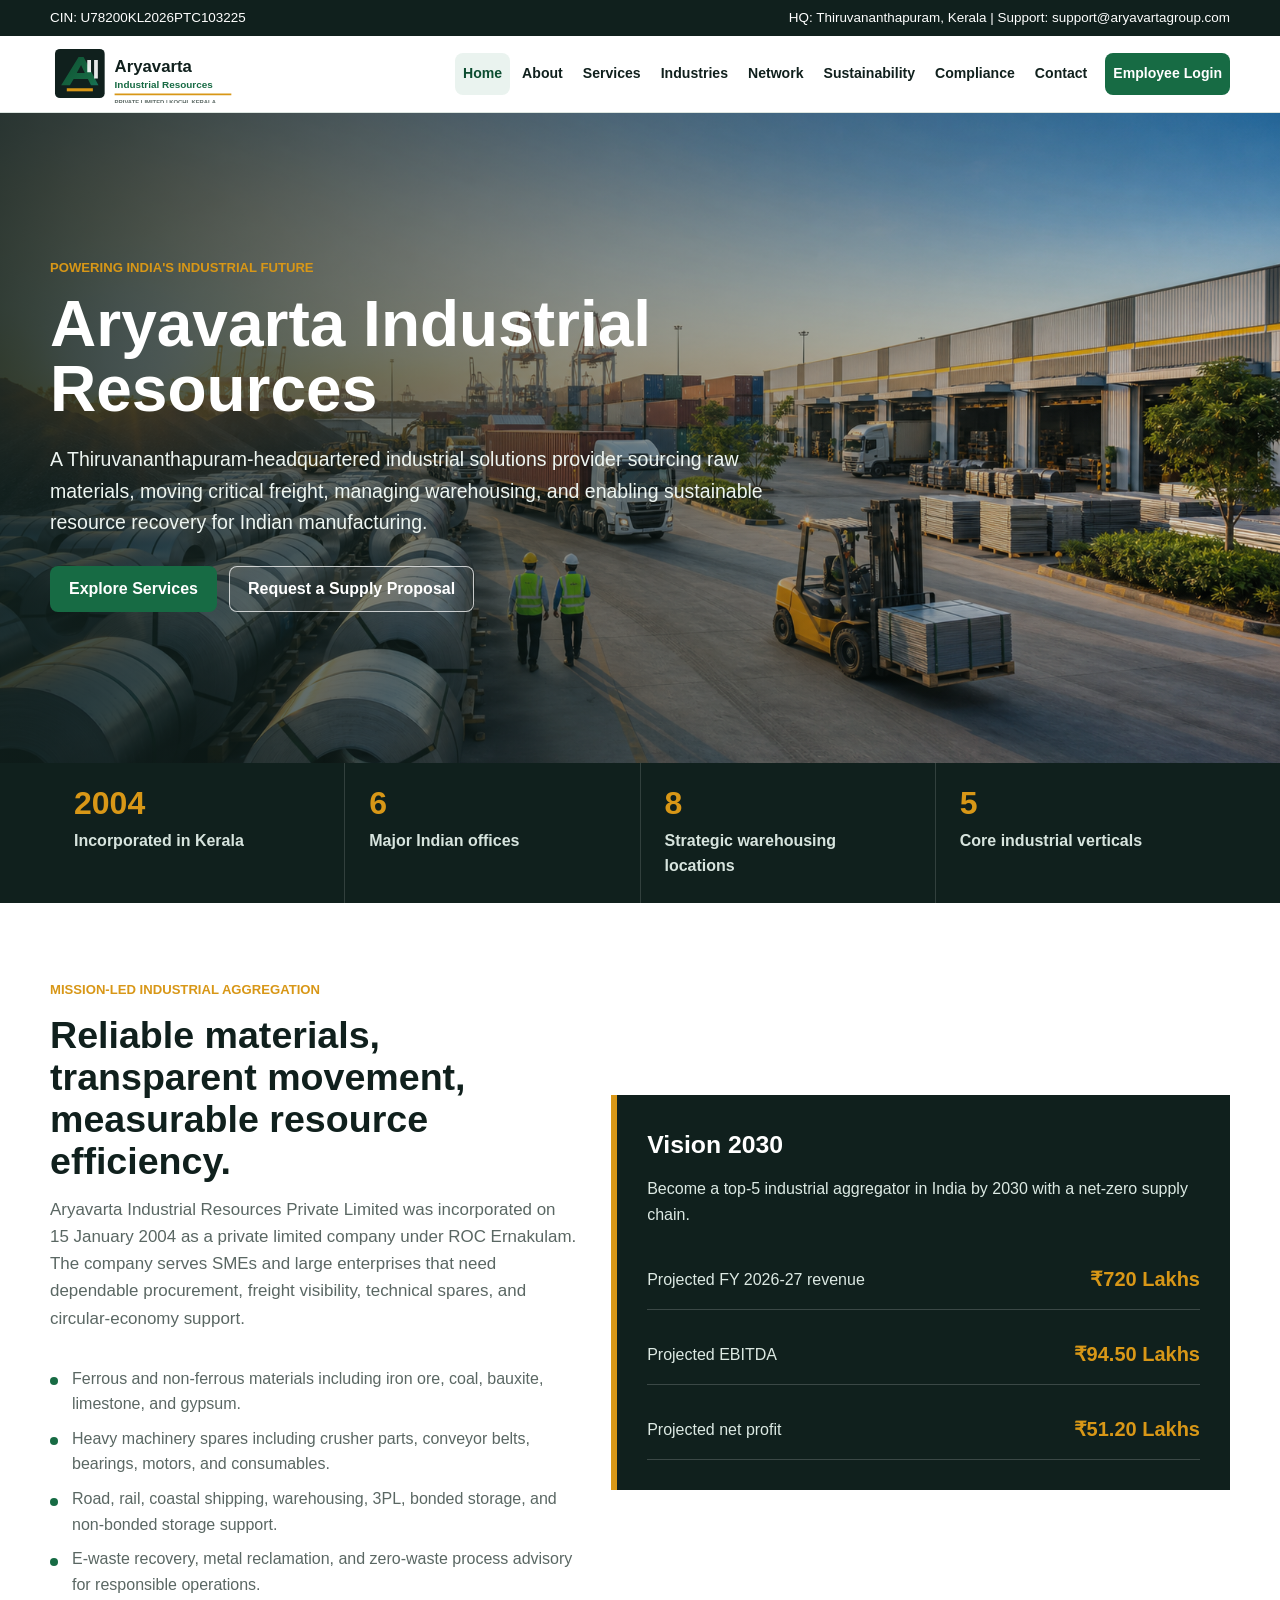
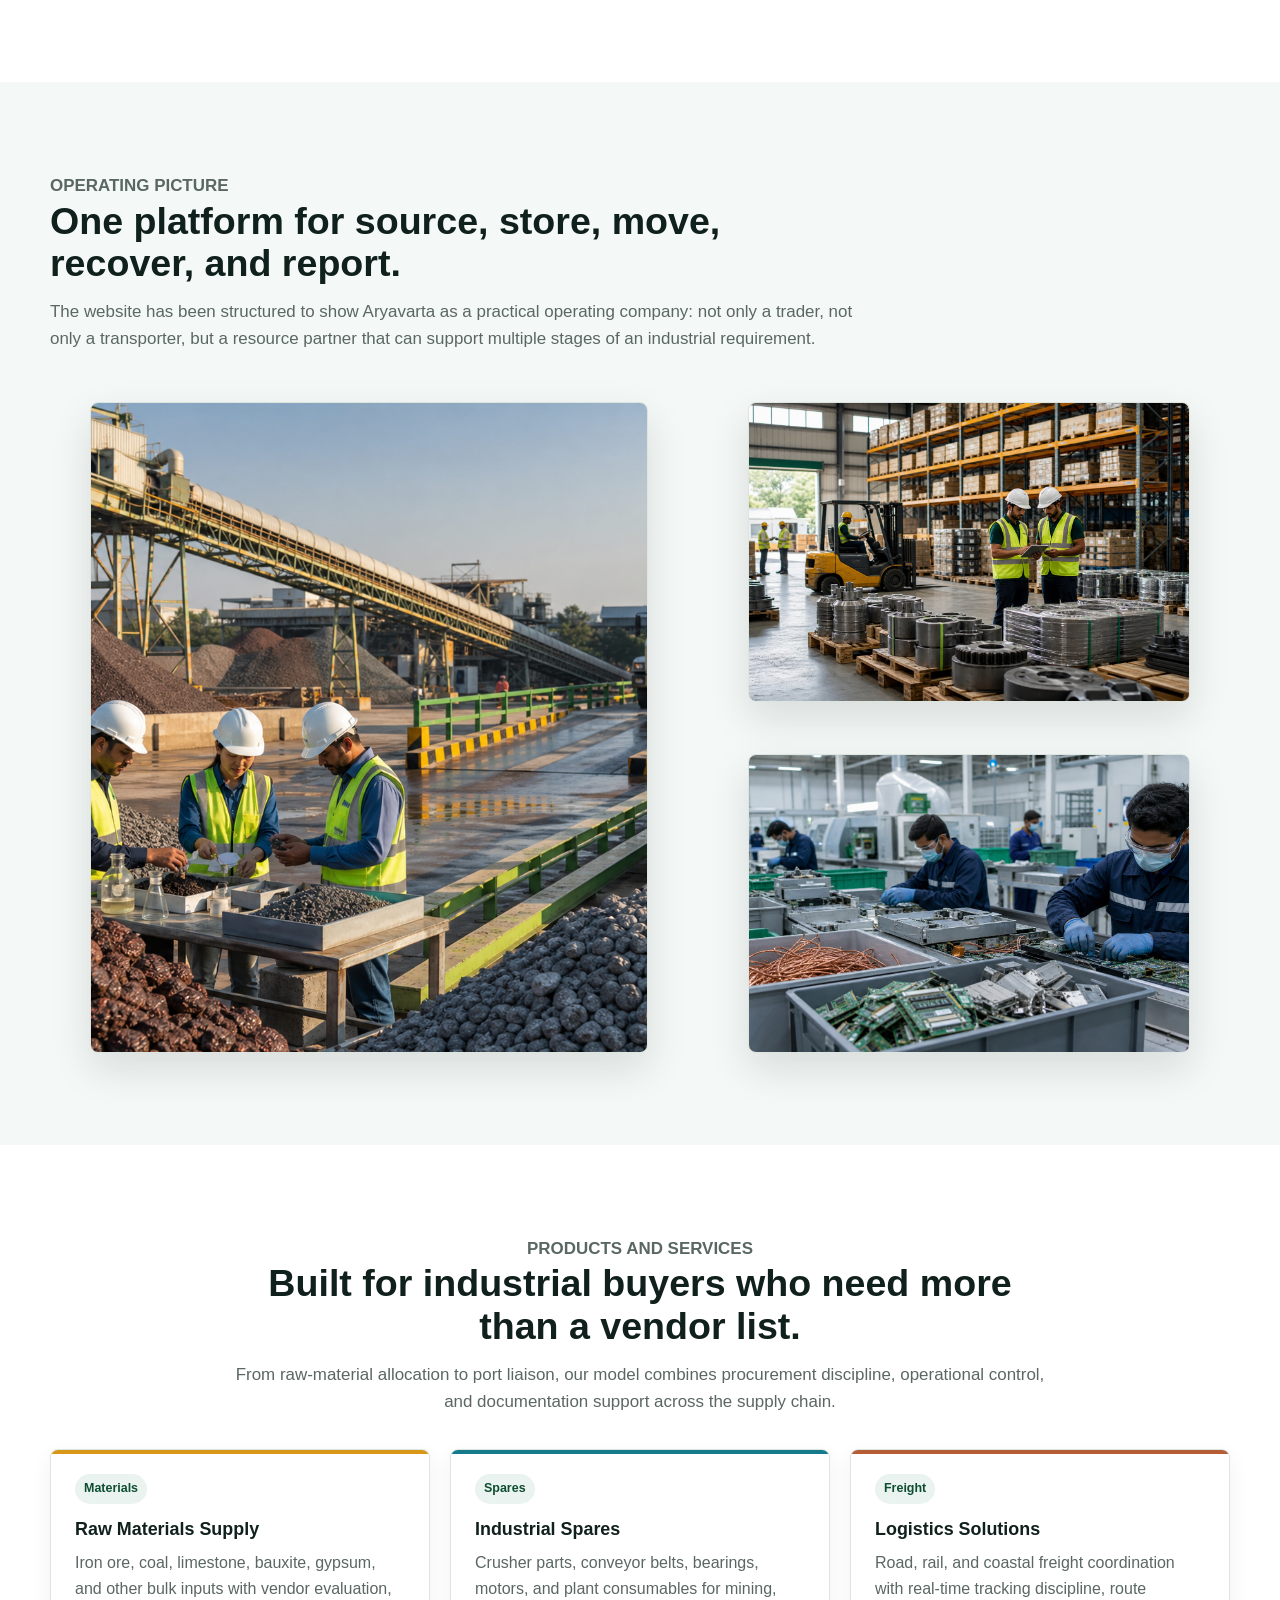
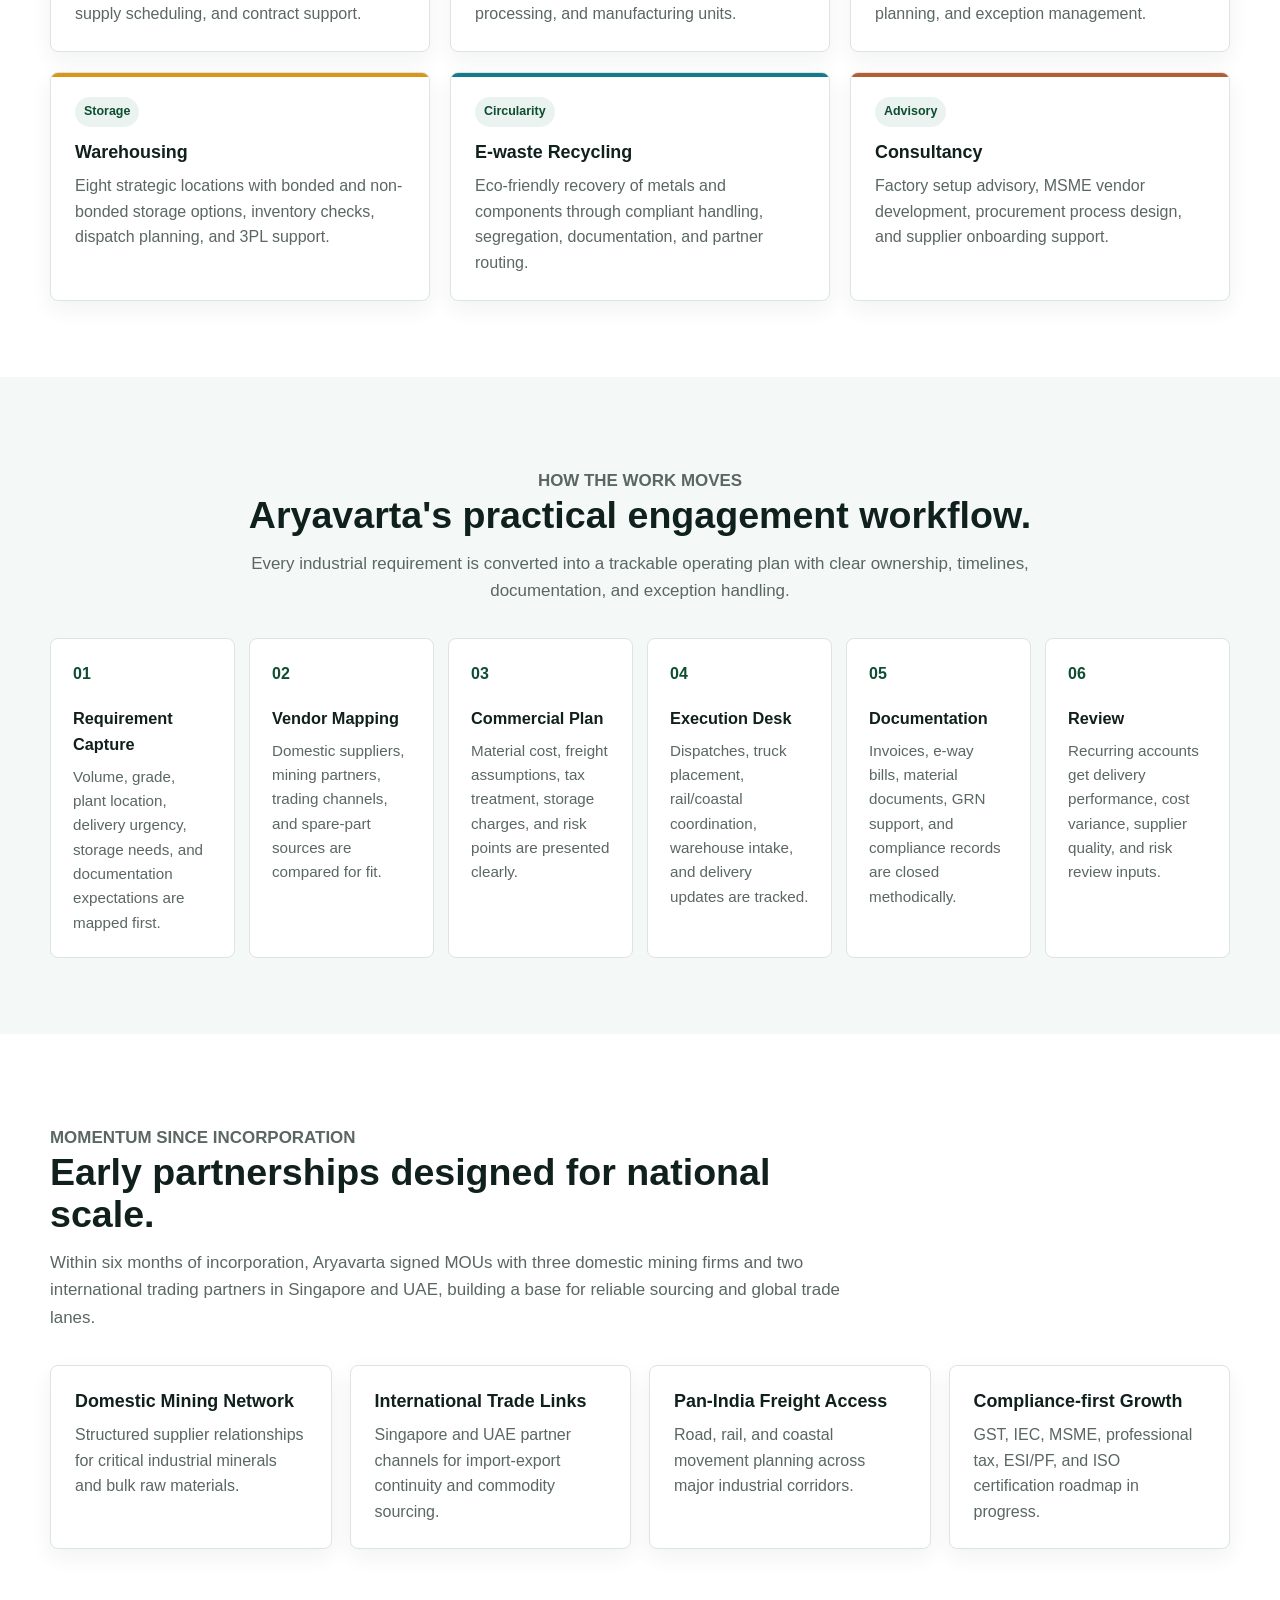
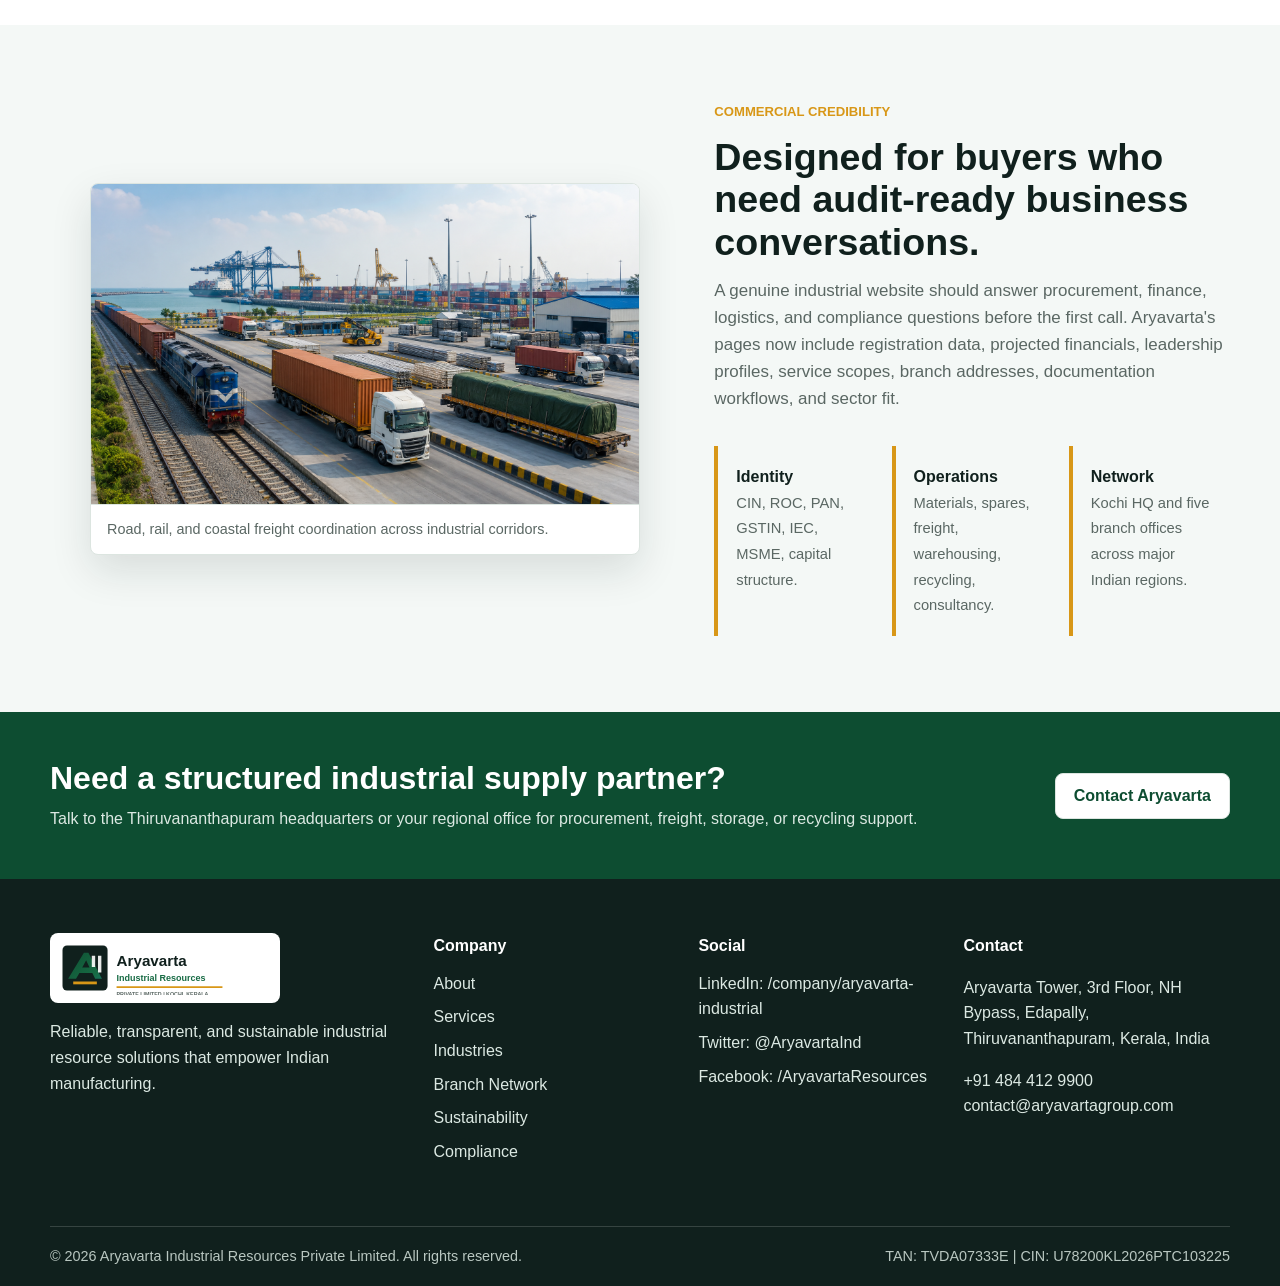
<file: index.html>
<!doctype html>
<html lang="en">
<head>
  <meta charset="utf-8">
  <meta name="viewport" content="width=device-width, initial-scale=1">
  <title>Aryavarta Industrial Resources Private Limited</title>
  <meta name="description" content="Aryavarta Industrial Resources Private Limited is a Thiruvananthapuram-headquartered industrial solutions provider for raw materials, logistics, warehousing, spares, e-waste recycling, and MSME advisory.">
  <link rel="icon" href="assets/images/favicon.svg" type="image/svg+xml">
  <link rel="stylesheet" href="assets/css/styles.css">
</head>
<body>
  <a class="skip-link" href="#main">Skip to content</a>
  <header class="site-header">
    <div class="top-strip">
      <div class="wrap">
        <span>CIN: U78200KL2026PTC103225</span>
        <span>HQ: Thiruvananthapuram, Kerala | Support: support@aryavartagroup.com</span>
      </div>
    </div>
    <nav class="navbar" aria-label="Primary navigation">
      <div class="wrap">
        <a class="brand" href="index.html" aria-label="Aryavarta Industrial Resources home">
          <img src="assets/images/logo.svg" alt="Aryavarta Industrial Resources Private Limited">
        </a>
        <button class="nav-toggle" type="button" aria-label="Open navigation" aria-expanded="false">
          <span aria-hidden="true"></span>
        </button>
        <div class="primary-nav">
          <a href="index.html">Home</a>
          <a href="about.html">About</a>
          <a href="services.html">Services</a>
          <a href="industries.html">Industries</a>
          <a href="network.html">Network</a>
          <a href="sustainability.html">Sustainability</a>
          <a href="compliance.html">Compliance</a>
          <a href="contact.html">Contact</a>
          <a class="portal-link" href="employee-login.html">Employee Login</a>
        </div>
      </div>
    </nav>
  </header>

  <main id="main">
    <section class="hero">
      <div class="wrap">
        <div class="hero-copy">
          <p class="eyebrow">Powering India's Industrial Future</p>
          <h1>Aryavarta Industrial Resources</h1>
          <p class="lead">A Thiruvananthapuram-headquartered industrial solutions provider sourcing raw materials, moving critical freight, managing warehousing, and enabling sustainable resource recovery for Indian manufacturing.</p>
          <div class="hero-actions">
            <a class="button" href="services.html">Explore Services</a>
            <a class="button secondary" href="contact.html">Request a Supply Proposal</a>
          </div>
        </div>
      </div>
    </section>

    <section class="stats-band" aria-label="Company highlights">
      <div class="wrap">
        <div class="stats-grid">
          <div class="stat"><strong>2004</strong><span>Incorporated in Kerala</span></div>
          <div class="stat"><strong>6</strong><span>Major Indian offices</span></div>
          <div class="stat"><strong>8</strong><span>Strategic warehousing locations</span></div>
          <div class="stat"><strong>5</strong><span>Core industrial verticals</span></div>
        </div>
      </div>
    </section>

    <section class="section">
      <div class="wrap split-panel">
        <div>
          <p class="eyebrow">Mission-led industrial aggregation</p>
          <div class="section-header">
            <h2>Reliable materials, transparent movement, measurable resource efficiency.</h2>
            <p>Aryavarta Industrial Resources Private Limited was incorporated on 15 January 2004 as a private limited company under ROC Ernakulam. The company serves SMEs and large enterprises that need dependable procurement, freight visibility, technical spares, and circular-economy support.</p>
          </div>
          <ul class="check-list">
            <li>Ferrous and non-ferrous materials including iron ore, coal, bauxite, limestone, and gypsum.</li>
            <li>Heavy machinery spares including crusher parts, conveyor belts, bearings, motors, and consumables.</li>
            <li>Road, rail, coastal shipping, warehousing, 3PL, bonded storage, and non-bonded storage support.</li>
            <li>E-waste recovery, metal reclamation, and zero-waste process advisory for responsible operations.</li>
          </ul>
        </div>
        <aside class="highlight-panel">
          <h3>Vision 2030</h3>
          <p>Become a top-5 industrial aggregator in India by 2030 with a net-zero supply chain.</p>
          <div class="metric-list">
            <div class="metric-item"><span>Projected FY 2026-27 revenue</span><strong>&#8377;720 Lakhs</strong></div>
            <div class="metric-item"><span>Projected EBITDA</span><strong>&#8377;94.50 Lakhs</strong></div>
            <div class="metric-item"><span>Projected net profit</span><strong>&#8377;51.20 Lakhs</strong></div>
          </div>
        </aside>
      </div>
    </section>

    <section class="section soft">
      <div class="wrap">
        <div class="section-header">
          <p class="eyebrow">Operating picture</p>
          <h2>One platform for source, store, move, recover, and report.</h2>
          <p>The website has been structured to show Aryavarta as a practical operating company: not only a trader, not only a transporter, but a resource partner that can support multiple stages of an industrial requirement.</p>
        </div>
        <div class="media-grid">
          <figure class="image-card">
            <img src="assets/images/raw-materials-yard.png" alt="Organized raw material handling yard with industrial stockpiles and quality control">
            <figcaption class="caption">Bulk raw-material handling, sampling, staging, and dispatch coordination.</figcaption>
          </figure>
          <div class="media-stack">
            <figure class="image-card">
              <img src="assets/images/warehouse-operations.png" alt="Industrial warehouse with machinery spares and workers reviewing inventory">
              <figcaption class="caption">Warehouse and spares control for plant continuity.</figcaption>
            </figure>
            <figure class="image-card">
              <img src="assets/images/ewaste-recovery-facility.png" alt="Clean e-waste recycling facility with sorted components">
              <figcaption class="caption">E-waste recovery and circular-economy handling.</figcaption>
            </figure>
          </div>
        </div>
      </div>
    </section>

    <section class="section">
      <div class="wrap">
        <div class="section-header center">
          <p class="eyebrow">Products and services</p>
          <h2>Built for industrial buyers who need more than a vendor list.</h2>
          <p>From raw-material allocation to port liaison, our model combines procurement discipline, operational control, and documentation support across the supply chain.</p>
        </div>
        <div class="grid-3">
          <article class="service-card">
            <span class="service-meta">Materials</span>
            <h3>Raw Materials Supply</h3>
            <p>Iron ore, coal, limestone, bauxite, gypsum, and other bulk inputs with vendor evaluation, supply scheduling, and contract support.</p>
          </article>
          <article class="service-card">
            <span class="service-meta">Spares</span>
            <h3>Industrial Spares</h3>
            <p>Crusher parts, conveyor belts, bearings, motors, and plant consumables for mining, processing, and manufacturing units.</p>
          </article>
          <article class="service-card">
            <span class="service-meta">Freight</span>
            <h3>Logistics Solutions</h3>
            <p>Road, rail, and coastal freight coordination with real-time tracking discipline, route planning, and exception management.</p>
          </article>
          <article class="service-card">
            <span class="service-meta">Storage</span>
            <h3>Warehousing</h3>
            <p>Eight strategic locations with bonded and non-bonded storage options, inventory checks, dispatch planning, and 3PL support.</p>
          </article>
          <article class="service-card">
            <span class="service-meta">Circularity</span>
            <h3>E-waste Recycling</h3>
            <p>Eco-friendly recovery of metals and components through compliant handling, segregation, documentation, and partner routing.</p>
          </article>
          <article class="service-card">
            <span class="service-meta">Advisory</span>
            <h3>Consultancy</h3>
            <p>Factory setup advisory, MSME vendor development, procurement process design, and supplier onboarding support.</p>
          </article>
        </div>
      </div>
    </section>

    <section class="section soft">
      <div class="wrap">
        <div class="section-header center">
          <p class="eyebrow">How the work moves</p>
          <h2>Aryavarta's practical engagement workflow.</h2>
          <p>Every industrial requirement is converted into a trackable operating plan with clear ownership, timelines, documentation, and exception handling.</p>
        </div>
        <div class="process-grid">
          <div class="process-step"><h3>Requirement Capture</h3><p>Volume, grade, plant location, delivery urgency, storage needs, and documentation expectations are mapped first.</p></div>
          <div class="process-step"><h3>Vendor Mapping</h3><p>Domestic suppliers, mining partners, trading channels, and spare-part sources are compared for fit.</p></div>
          <div class="process-step"><h3>Commercial Plan</h3><p>Material cost, freight assumptions, tax treatment, storage charges, and risk points are presented clearly.</p></div>
          <div class="process-step"><h3>Execution Desk</h3><p>Dispatches, truck placement, rail/coastal coordination, warehouse intake, and delivery updates are tracked.</p></div>
          <div class="process-step"><h3>Documentation</h3><p>Invoices, e-way bills, material documents, GRN support, and compliance records are closed methodically.</p></div>
          <div class="process-step"><h3>Review</h3><p>Recurring accounts get delivery performance, cost variance, supplier quality, and risk review inputs.</p></div>
        </div>
      </div>
    </section>

    <section class="section">
      <div class="wrap">
        <div class="section-header">
          <p class="eyebrow">Momentum since incorporation</p>
          <h2>Early partnerships designed for national scale.</h2>
          <p>Within six months of incorporation, Aryavarta signed MOUs with three domestic mining firms and two international trading partners in Singapore and UAE, building a base for reliable sourcing and global trade lanes.</p>
        </div>
        <div class="grid-4">
          <div class="card"><h3>Domestic Mining Network</h3><p>Structured supplier relationships for critical industrial minerals and bulk raw materials.</p></div>
          <div class="card"><h3>International Trade Links</h3><p>Singapore and UAE partner channels for import-export continuity and commodity sourcing.</p></div>
          <div class="card"><h3>Pan-India Freight Access</h3><p>Road, rail, and coastal movement planning across major industrial corridors.</p></div>
          <div class="card"><h3>Compliance-first Growth</h3><p>GST, IEC, MSME, professional tax, ESI/PF, and ISO certification roadmap in progress.</p></div>
        </div>
      </div>
    </section>

    <section class="section soft">
      <div class="wrap split-panel reverse">
        <figure class="image-card">
          <img src="assets/images/coastal-freight-network.png" alt="Port-side logistics yard with trucks, rail line, containers, and cranes">
          <figcaption class="caption">Road, rail, and coastal freight coordination across industrial corridors.</figcaption>
        </figure>
        <div>
          <p class="eyebrow">Commercial credibility</p>
          <div class="section-header">
            <h2>Designed for buyers who need audit-ready business conversations.</h2>
            <p>A genuine industrial website should answer procurement, finance, logistics, and compliance questions before the first call. Aryavarta's pages now include registration data, projected financials, leadership profiles, service scopes, branch addresses, documentation workflows, and sector fit.</p>
          </div>
          <div class="document-grid">
            <div class="document-item"><strong>Identity</strong><span>CIN, ROC, PAN, GSTIN, IEC, MSME, capital structure.</span></div>
            <div class="document-item"><strong>Operations</strong><span>Materials, spares, freight, warehousing, recycling, consultancy.</span></div>
            <div class="document-item"><strong>Network</strong><span>Kochi HQ and five branch offices across major Indian regions.</span></div>
          </div>
        </div>
      </div>
    </section>

    <section class="cta-band">
      <div class="wrap">
        <div>
          <h2>Need a structured industrial supply partner?</h2>
          <p>Talk to the Thiruvananthapuram headquarters or your regional office for procurement, freight, storage, or recycling support.</p>
        </div>
        <a class="button light" href="contact.html">Contact Aryavarta</a>
      </div>
    </section>
  </main>

  <footer class="site-footer">
    <div class="wrap footer-main">
      <div>
        <img class="footer-logo" src="assets/images/logo.svg" alt="Aryavarta Industrial Resources">
        <p>Reliable, transparent, and sustainable industrial resource solutions that empower Indian manufacturing.</p>
      </div>
      <div>
        <h3>Company</h3>
        <ul>
          <li><a href="about.html">About</a></li>
          <li><a href="services.html">Services</a></li>
          <li><a href="industries.html">Industries</a></li>
          <li><a href="network.html">Branch Network</a></li>
          <li><a href="sustainability.html">Sustainability</a></li>
          <li><a href="compliance.html">Compliance</a></li>
        </ul>
      </div>
      <div>
        <h3>Social</h3>
        <ul>
          <li>LinkedIn: /company/aryavarta-industrial</li>
          <li>Twitter: @AryavartaInd</li>
          <li>Facebook: /AryavartaResources</li>
        </ul>
      </div>
      <div>
        <h3>Contact</h3>
        <p>Aryavarta Tower, 3rd Floor, NH Bypass, Edapally, Thiruvananthapuram, Kerala, India</p>
        <p>+91 484 412 9900<br>contact@aryavartagroup.com</p>
      </div>
    </div>
    <div class="wrap footer-bottom">
      <span>&copy; 2026 Aryavarta Industrial Resources Private Limited. All rights reserved.</span>
      <span>TAN: TVDA07333E | CIN: U78200KL2026PTC103225</span>
    </div>
  </footer>
  <script src="assets/js/main.js"></script>
</body>
</html>
</file>
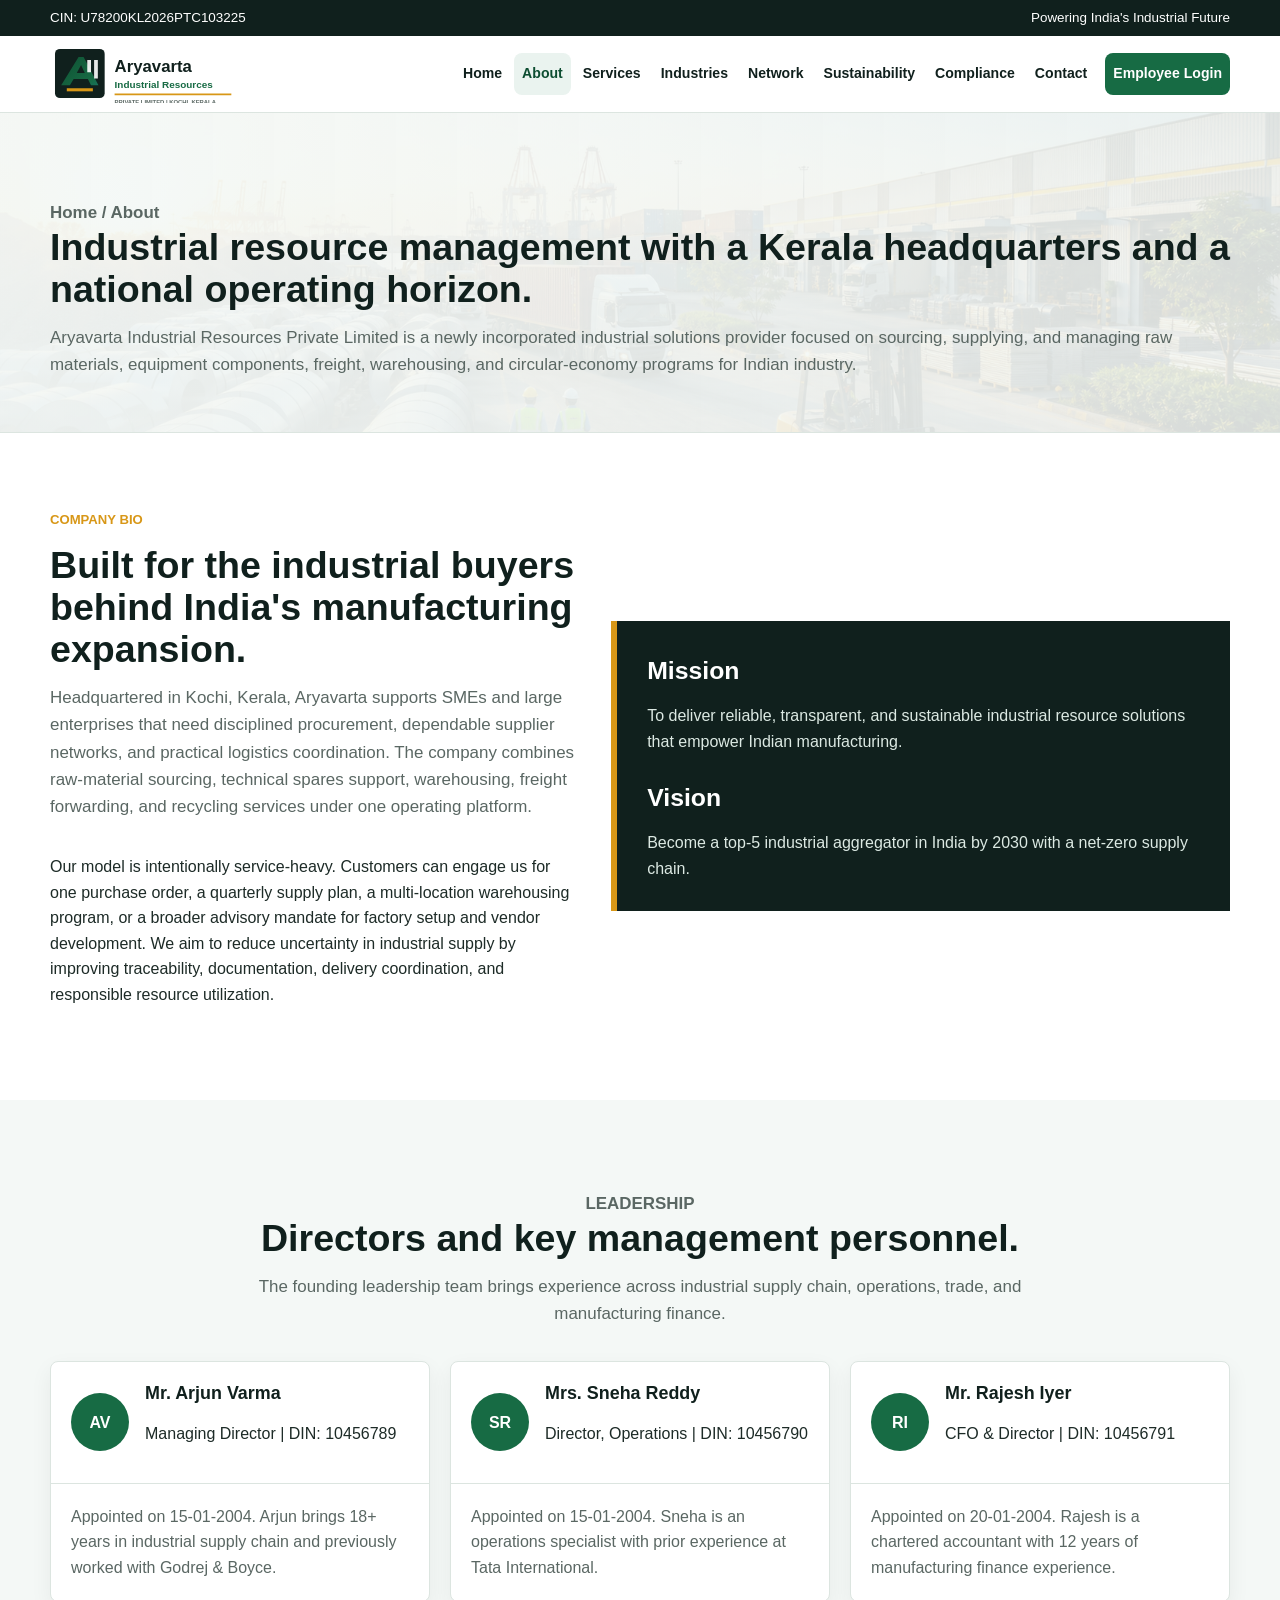
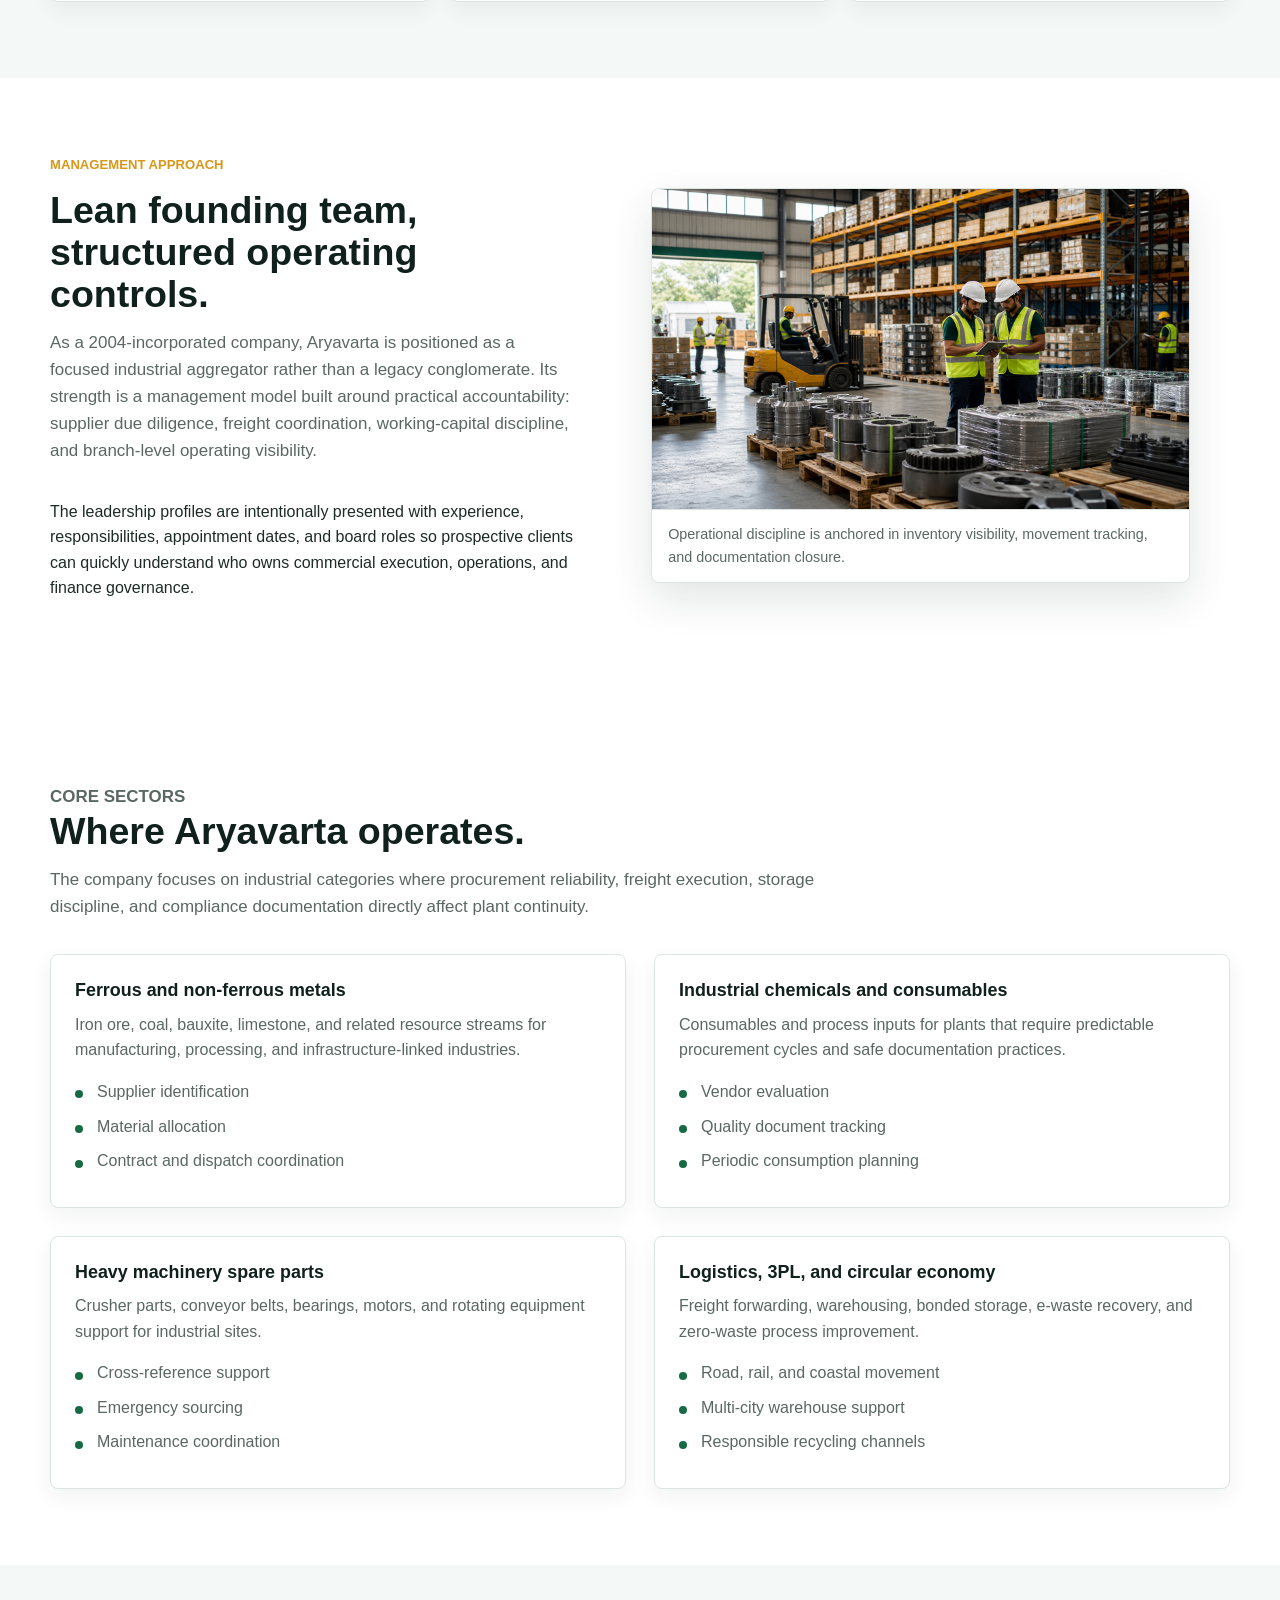
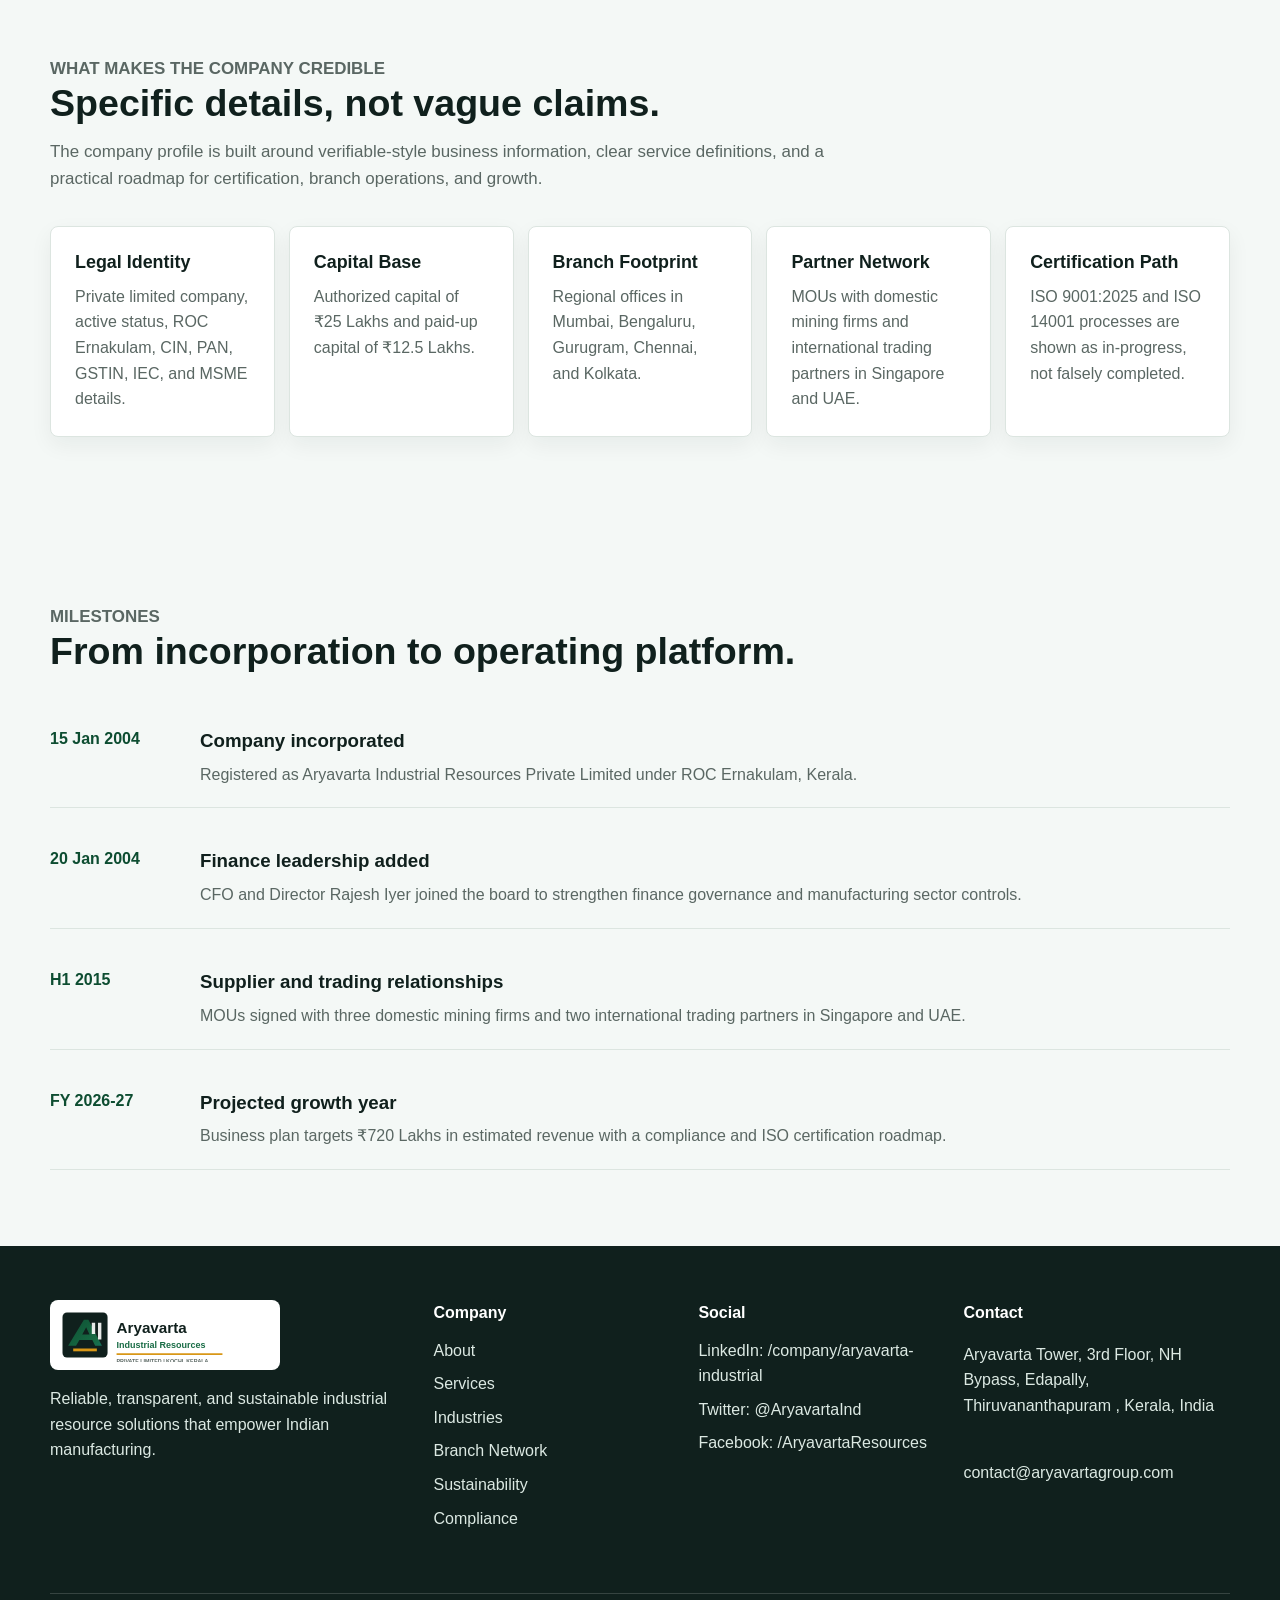
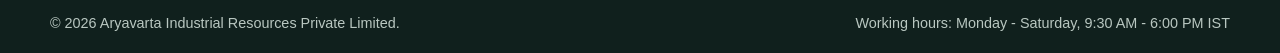
<file: about.html>
<!doctype html>
<html lang="en">
<head>
  <meta charset="utf-8">
  <meta name="viewport" content="width=device-width, initial-scale=1">
  <title>About | Aryavarta Industrial Resources</title>
  <meta name="description" content="Learn about Aryavarta Industrial Resources Private Limited, its mission, vision, leadership, sectors, and company background.">
  <link rel="icon" href="assets/images/favicon.svg" type="image/svg+xml">
  <link rel="stylesheet" href="assets/css/styles.css">
</head>
<body>
  <a class="skip-link" href="#main">Skip to content</a>
  <header class="site-header">
    <div class="top-strip"><div class="wrap"><span>CIN: U78200KL2026PTC103225</span><span>Powering India's Industrial Future</span></div></div>
    <nav class="navbar" aria-label="Primary navigation">
      <div class="wrap">
        <a class="brand" href="index.html"><img src="assets/images/logo.svg" alt="Aryavarta Industrial Resources Private Limited"></a>
        <button class="nav-toggle" type="button" aria-label="Open navigation" aria-expanded="false"><span aria-hidden="true"></span></button>
        <div class="primary-nav">
          <a href="index.html">Home</a><a href="about.html">About</a><a href="services.html">Services</a><a href="industries.html">Industries</a><a href="network.html">Network</a><a href="sustainability.html">Sustainability</a><a href="compliance.html">Compliance</a><a href="contact.html">Contact</a><a class="portal-link" href="employee-login.html">Employee Login</a>
        </div>
      </div>
    </nav>
  </header>

  <main id="main">
    <section class="page-hero">
      <div class="wrap">
        <p class="breadcrumbs">Home / About</p>
        <h1>Industrial resource management with a Kerala headquarters and a national operating horizon.</h1>
        <p>Aryavarta Industrial Resources Private Limited is a newly incorporated industrial solutions provider focused on sourcing, supplying, and managing raw materials, equipment components, freight, warehousing, and circular-economy programs for Indian industry.</p>
      </div>
    </section>

    <section class="section">
      <div class="wrap split-panel">
        <div>
          <p class="eyebrow">Company bio</p>
          <div class="section-header">
            <h2>Built for the industrial buyers behind India's manufacturing expansion.</h2>
            <p>Headquartered in Kochi, Kerala, Aryavarta supports SMEs and large enterprises that need disciplined procurement, dependable supplier networks, and practical logistics coordination. The company combines raw-material sourcing, technical spares support, warehousing, freight forwarding, and recycling services under one operating platform.</p>
          </div>
          <p>Our model is intentionally service-heavy. Customers can engage us for one purchase order, a quarterly supply plan, a multi-location warehousing program, or a broader advisory mandate for factory setup and vendor development. We aim to reduce uncertainty in industrial supply by improving traceability, documentation, delivery coordination, and responsible resource utilization.</p>
        </div>
        <aside class="highlight-panel">
          <h3>Mission</h3>
          <p>To deliver reliable, transparent, and sustainable industrial resource solutions that empower Indian manufacturing.</p>
          <h3 style="margin-top: 24px;">Vision</h3>
          <p>Become a top-5 industrial aggregator in India by 2030 with a net-zero supply chain.</p>
        </aside>
      </div>
    </section>

    <section class="section soft">
      <div class="wrap">
        <div class="section-header center">
          <p class="eyebrow">Leadership</p>
          <h2>Directors and key management personnel.</h2>
          <p>The founding leadership team brings experience across industrial supply chain, operations, trade, and manufacturing finance.</p>
        </div>
        <div class="grid-3">
          <article class="leader-card">
            <div class="leader-top"><div class="avatar">AV</div><div><h3>Mr. Arjun Varma</h3><p>Managing Director | DIN: 10456789</p></div></div>
            <div class="leader-body"><p>Appointed on 15-01-2004. Arjun brings 18+ years in industrial supply chain and previously worked with Godrej &amp; Boyce.</p></div>
          </article>
          <article class="leader-card">
            <div class="leader-top"><div class="avatar">SR</div><div><h3>Mrs. Sneha Reddy</h3><p>Director, Operations | DIN: 10456790</p></div></div>
            <div class="leader-body"><p>Appointed on 15-01-2004. Sneha is an operations specialist with prior experience at Tata International.</p></div>
          </article>
          <article class="leader-card">
            <div class="leader-top"><div class="avatar">RI</div><div><h3>Mr. Rajesh Iyer</h3><p>CFO &amp; Director | DIN: 10456791</p></div></div>
            <div class="leader-body"><p>Appointed on 20-01-2004. Rajesh is a chartered accountant with 12 years of manufacturing finance experience.</p></div>
          </article>
        </div>
      </div>
    </section>

    <section class="section">
      <div class="wrap split-panel">
        <div>
          <p class="eyebrow">Management approach</p>
          <div class="section-header">
            <h2>Lean founding team, structured operating controls.</h2>
            <p>As a 2004-incorporated company, Aryavarta is positioned as a focused industrial aggregator rather than a legacy conglomerate. Its strength is a management model built around practical accountability: supplier due diligence, freight coordination, working-capital discipline, and branch-level operating visibility.</p>
          </div>
          <p>The leadership profiles are intentionally presented with experience, responsibilities, appointment dates, and board roles so prospective clients can quickly understand who owns commercial execution, operations, and finance governance.</p>
        </div>
        <figure class="image-card">
          <img src="assets/images/warehouse-operations.png" alt="Industrial spare parts warehouse operations">
          <figcaption class="caption">Operational discipline is anchored in inventory visibility, movement tracking, and documentation closure.</figcaption>
        </figure>
      </div>
    </section>

    <section class="section">
      <div class="wrap">
        <div class="section-header">
          <p class="eyebrow">Core sectors</p>
          <h2>Where Aryavarta operates.</h2>
          <p>The company focuses on industrial categories where procurement reliability, freight execution, storage discipline, and compliance documentation directly affect plant continuity.</p>
        </div>
        <div class="grid-2">
          <div class="card">
            <h3>Ferrous and non-ferrous metals</h3>
            <p>Iron ore, coal, bauxite, limestone, and related resource streams for manufacturing, processing, and infrastructure-linked industries.</p>
            <ul class="feature-list"><li>Supplier identification</li><li>Material allocation</li><li>Contract and dispatch coordination</li></ul>
          </div>
          <div class="card">
            <h3>Industrial chemicals and consumables</h3>
            <p>Consumables and process inputs for plants that require predictable procurement cycles and safe documentation practices.</p>
            <ul class="feature-list"><li>Vendor evaluation</li><li>Quality document tracking</li><li>Periodic consumption planning</li></ul>
          </div>
          <div class="card">
            <h3>Heavy machinery spare parts</h3>
            <p>Crusher parts, conveyor belts, bearings, motors, and rotating equipment support for industrial sites.</p>
            <ul class="feature-list"><li>Cross-reference support</li><li>Emergency sourcing</li><li>Maintenance coordination</li></ul>
          </div>
          <div class="card">
            <h3>Logistics, 3PL, and circular economy</h3>
            <p>Freight forwarding, warehousing, bonded storage, e-waste recovery, and zero-waste process improvement.</p>
            <ul class="feature-list"><li>Road, rail, and coastal movement</li><li>Multi-city warehouse support</li><li>Responsible recycling channels</li></ul>
          </div>
        </div>
      </div>
    </section>

    <section class="section soft">
      <div class="wrap">
        <div class="section-header">
          <p class="eyebrow">What makes the company credible</p>
          <h2>Specific details, not vague claims.</h2>
          <p>The company profile is built around verifiable-style business information, clear service definitions, and a practical roadmap for certification, branch operations, and growth.</p>
        </div>
        <div class="grid-5">
          <div class="card"><h3>Legal Identity</h3><p>Private limited company, active status, ROC Ernakulam, CIN, PAN, GSTIN, IEC, and MSME details.</p></div>
          <div class="card"><h3>Capital Base</h3><p>Authorized capital of &#8377;25 Lakhs and paid-up capital of &#8377;12.5 Lakhs.</p></div>
          <div class="card"><h3>Branch Footprint</h3><p>Regional offices in Mumbai, Bengaluru, Gurugram, Chennai, and Kolkata.</p></div>
          <div class="card"><h3>Partner Network</h3><p>MOUs with domestic mining firms and international trading partners in Singapore and UAE.</p></div>
          <div class="card"><h3>Certification Path</h3><p>ISO 9001:2025 and ISO 14001 processes are shown as in-progress, not falsely completed.</p></div>
        </div>
      </div>
    </section>

    <section class="section soft">
      <div class="wrap">
        <div class="section-header">
          <p class="eyebrow">Milestones</p>
          <h2>From incorporation to operating platform.</h2>
        </div>
        <div class="timeline">
          <div class="timeline-item"><time>15 Jan 2004</time><div><h3>Company incorporated</h3><p>Registered as Aryavarta Industrial Resources Private Limited under ROC Ernakulam, Kerala.</p></div></div>
          <div class="timeline-item"><time>20 Jan 2004</time><div><h3>Finance leadership added</h3><p>CFO and Director Rajesh Iyer joined the board to strengthen finance governance and manufacturing sector controls.</p></div></div>
          <div class="timeline-item"><time>H1 2015</time><div><h3>Supplier and trading relationships</h3><p>MOUs signed with three domestic mining firms and two international trading partners in Singapore and UAE.</p></div></div>
          <div class="timeline-item"><time>FY 2026-27</time><div><h3>Projected growth year</h3><p>Business plan targets &#8377;720 Lakhs in estimated revenue with a compliance and ISO certification roadmap.</p></div></div>
        </div>
      </div>
    </section>
  </main>

  <footer class="site-footer">
    <div class="wrap footer-main">
      <div><img class="footer-logo" src="assets/images/logo.svg" alt="Aryavarta Industrial Resources"><p>Reliable, transparent, and sustainable industrial resource solutions that empower Indian manufacturing.</p></div>
      <div><h3>Company</h3><ul><li><a href="about.html">About</a></li><li><a href="services.html">Services</a></li><li><a href="industries.html">Industries</a></li><li><a href="network.html">Branch Network</a></li><li><a href="sustainability.html">Sustainability</a></li><li><a href="compliance.html">Compliance</a></li></ul></div>
      <div><h3>Social</h3><ul><li>LinkedIn: /company/aryavarta-industrial</li><li>Twitter: @AryavartaInd</li><li>Facebook: /AryavartaResources</li></ul></div>
      <div><h3>Contact</h3><p>Aryavarta Tower, 3rd Floor, NH Bypass, Edapally, Thiruvananthapuram , Kerala, India</p><p><br>contact@aryavartagroup.com</p></div>
    </div>
    <div class="wrap footer-bottom"><span>&copy; 2026 Aryavarta Industrial Resources Private Limited.</span><span>Working hours: Monday - Saturday, 9:30 AM - 6:00 PM IST</span></div>
  </footer>
  <script src="assets/js/main.js"></script>
</body>
</html>
</file>
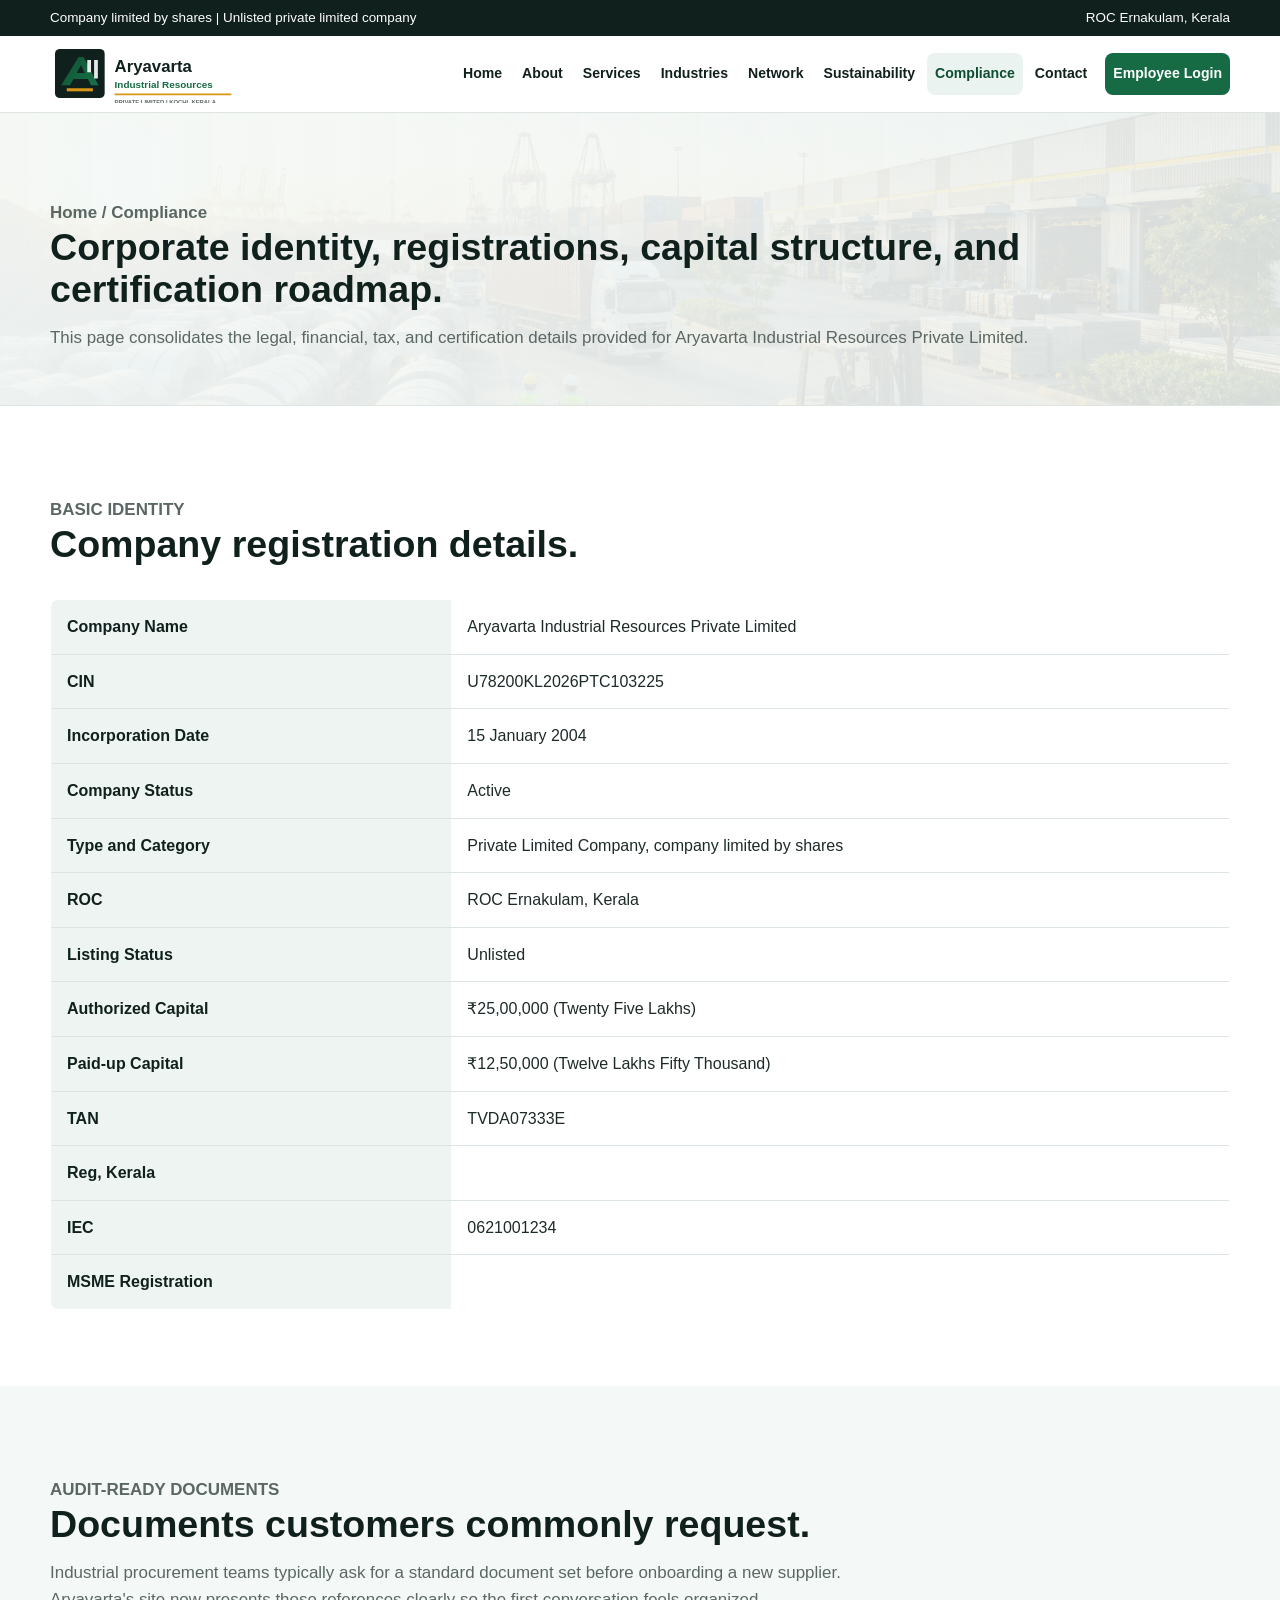
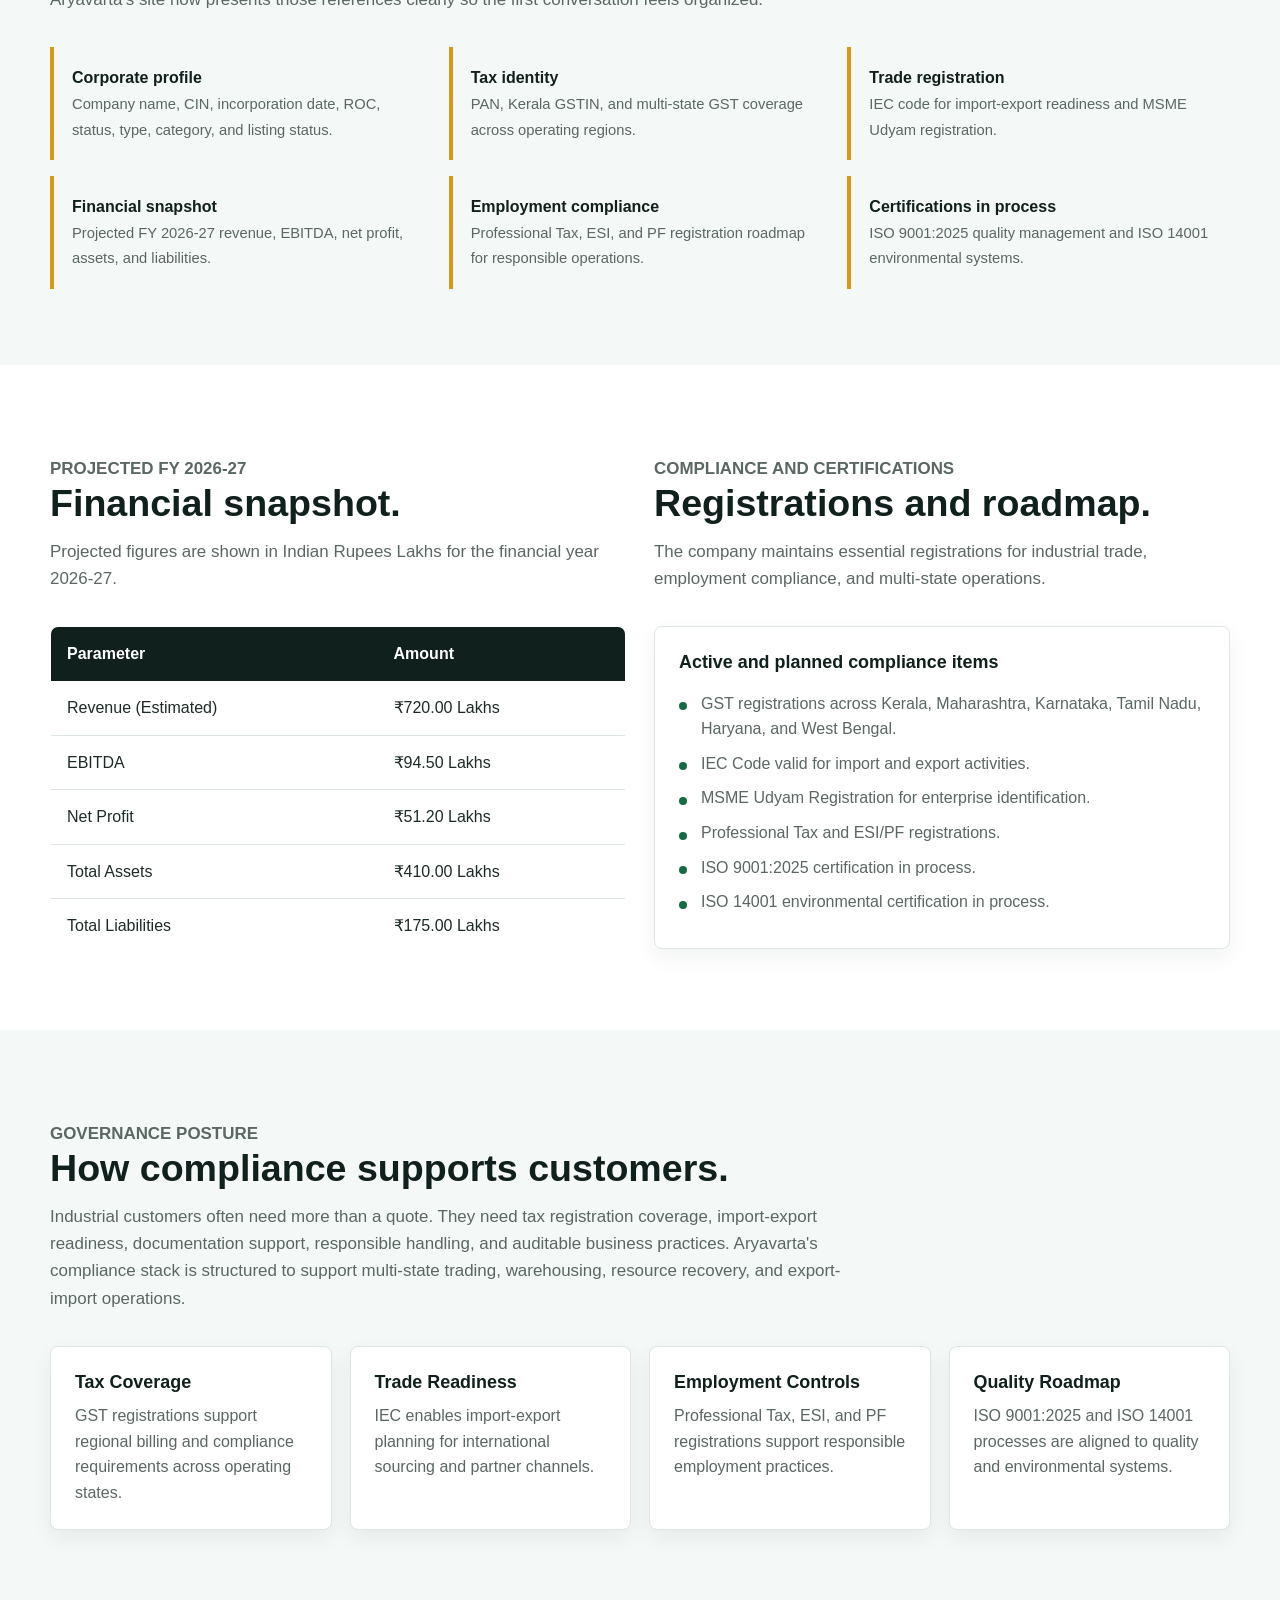
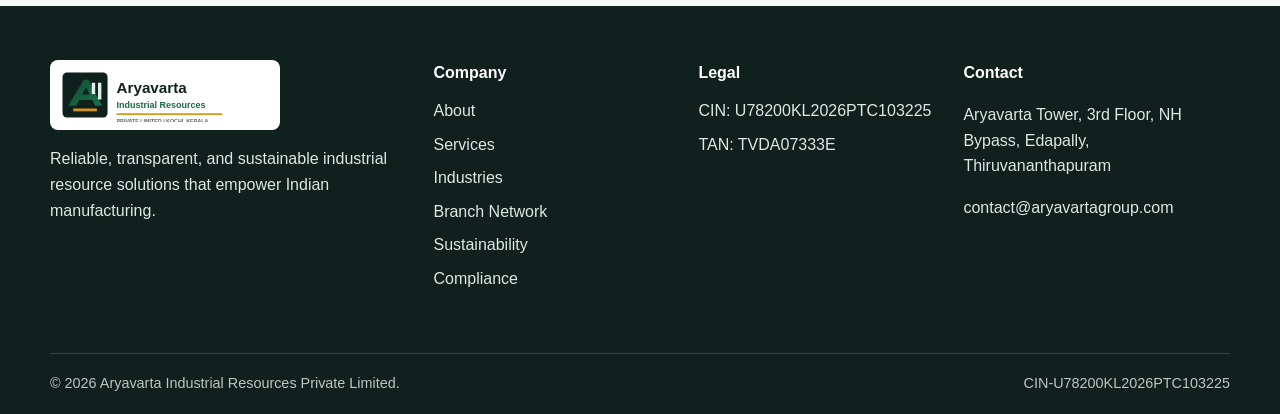
<file: compliance.html>
<!doctype html>
<html lang="en">
<head>
  <meta charset="utf-8">
  <meta name="viewport" content="width=device-width, initial-scale=1">
  <title>Compliance | Aryavarta Industrial Resources</title>
  <meta name="description" content="Company identity, registrations, capital structure, GST, IEC, MSME, certifications, and projected financial snapshot of Aryavarta Industrial Resources.">
  <link rel="icon" href="assets/images/favicon.svg" type="image/svg+xml">
  <link rel="stylesheet" href="assets/css/styles.css">
</head>
<body>
  <a class="skip-link" href="#main">Skip to content</a>
  <header class="site-header">
    <div class="top-strip"><div class="wrap"><span>Company limited by shares | Unlisted private limited company</span><span>ROC Ernakulam, Kerala</span></div></div>
    <nav class="navbar" aria-label="Primary navigation">
      <div class="wrap">
        <a class="brand" href="index.html"><img src="assets/images/logo.svg" alt="Aryavarta Industrial Resources Private Limited"></a>
        <button class="nav-toggle" type="button" aria-label="Open navigation" aria-expanded="false"><span aria-hidden="true"></span></button>
        <div class="primary-nav">
          <a href="index.html">Home</a><a href="about.html">About</a><a href="services.html">Services</a><a href="industries.html">Industries</a><a href="network.html">Network</a><a href="sustainability.html">Sustainability</a><a href="compliance.html">Compliance</a><a href="contact.html">Contact</a><a class="portal-link" href="employee-login.html">Employee Login</a>
        </div>
      </div>
    </nav>
  </header>

  <main id="main">
    <section class="page-hero">
      <div class="wrap">
        <p class="breadcrumbs">Home / Compliance</p>
        <h1>Corporate identity, registrations, capital structure, and certification roadmap.</h1>
        <p>This page consolidates the legal, financial, tax, and certification details provided for Aryavarta Industrial Resources Private Limited.</p>
      </div>
    </section>

    <section class="section">
      <div class="wrap">
        <div class="section-header">
          <p class="eyebrow">Basic identity</p>
          <h2>Company registration details.</h2>
        </div>
        <table class="definition-table">
          <tbody>
            <tr><th>Company Name</th><td>Aryavarta Industrial Resources Private Limited</td></tr>
            <tr><th>CIN</th><td>U78200KL2026PTC103225</td></tr>
            <tr><th>Incorporation Date</th><td>15 January 2004</td></tr>
            <tr><th>Company Status</th><td>Active</td></tr>
            <tr><th>Type and Category</th><td>Private Limited Company, company limited by shares</td></tr>
            <tr><th>ROC</th><td>ROC Ernakulam, Kerala</td></tr>
            <tr><th>Listing Status</th><td>Unlisted</td></tr>
            <tr><th>Authorized Capital</th><td>&#8377;25,00,000 (Twenty Five Lakhs)</td></tr>
            <tr><th>Paid-up Capital</th><td>&#8377;12,50,000 (Twelve Lakhs Fifty Thousand)</td></tr>
            <tr><th>TAN</th><td>TVDA07333E</td></tr>
            <tr><th>Reg, Kerala</th><td></td></tr>
            <tr><th>IEC</th><td>0621001234</td></tr>
            <tr><th>MSME Registration</th><td></td></tr>
          </tbody>
        </table>
      </div>
    </section>

    <section class="section soft">
      <div class="wrap">
        <div class="section-header">
          <p class="eyebrow">Audit-ready documents</p>
          <h2>Documents customers commonly request.</h2>
          <p>Industrial procurement teams typically ask for a standard document set before onboarding a new supplier. Aryavarta's site now presents those references clearly so the first conversation feels organized.</p>
        </div>
        <div class="document-grid">
          <div class="document-item"><strong>Corporate profile</strong><span>Company name, CIN, incorporation date, ROC, status, type, category, and listing status.</span></div>
          <div class="document-item"><strong>Tax identity</strong><span>PAN, Kerala GSTIN, and multi-state GST coverage across operating regions.</span></div>
          <div class="document-item"><strong>Trade registration</strong><span>IEC code for import-export readiness and MSME Udyam registration.</span></div>
          <div class="document-item"><strong>Financial snapshot</strong><span>Projected FY 2026-27 revenue, EBITDA, net profit, assets, and liabilities.</span></div>
          <div class="document-item"><strong>Employment compliance</strong><span>Professional Tax, ESI, and PF registration roadmap for responsible operations.</span></div>
          <div class="document-item"><strong>Certifications in process</strong><span>ISO 9001:2025 quality management and ISO 14001 environmental systems.</span></div>
        </div>
      </div>
    </section>

    <section class="section">
      <div class="wrap grid-2">
        <div>
          <div class="section-header">
            <p class="eyebrow">Projected FY 2026-27</p>
            <h2>Financial snapshot.</h2>
            <p>Projected figures are shown in Indian Rupees Lakhs for the financial year 2026-27.</p>
          </div>
          <table class="data-table">
            <thead><tr><th>Parameter</th><th>Amount</th></tr></thead>
            <tbody>
              <tr><td>Revenue (Estimated)</td><td>&#8377;720.00 Lakhs</td></tr>
              <tr><td>EBITDA</td><td>&#8377;94.50 Lakhs</td></tr>
              <tr><td>Net Profit</td><td>&#8377;51.20 Lakhs</td></tr>
              <tr><td>Total Assets</td><td>&#8377;410.00 Lakhs</td></tr>
              <tr><td>Total Liabilities</td><td>&#8377;175.00 Lakhs</td></tr>
            </tbody>
          </table>
        </div>
        <div>
          <div class="section-header">
            <p class="eyebrow">Compliance and certifications</p>
            <h2>Registrations and roadmap.</h2>
            <p>The company maintains essential registrations for industrial trade, employment compliance, and multi-state operations.</p>
          </div>
          <div class="card">
            <h3>Active and planned compliance items</h3>
            <ul class="feature-list">
              <li>GST registrations across Kerala, Maharashtra, Karnataka, Tamil Nadu, Haryana, and West Bengal.</li>
              <li>IEC Code valid for import and export activities.</li>
              <li>MSME Udyam Registration for enterprise identification.</li>
              <li>Professional Tax and ESI/PF registrations.</li>
              <li>ISO 9001:2025 certification in process.</li>
              <li>ISO 14001 environmental certification in process.</li>
            </ul>
          </div>
        </div>
      </div>
    </section>

    <section class="section soft">
      <div class="wrap">
        <div class="section-header">
          <p class="eyebrow">Governance posture</p>
          <h2>How compliance supports customers.</h2>
          <p>Industrial customers often need more than a quote. They need tax registration coverage, import-export readiness, documentation support, responsible handling, and auditable business practices. Aryavarta's compliance stack is structured to support multi-state trading, warehousing, resource recovery, and export-import operations.</p>
        </div>
        <div class="grid-4">
          <div class="card"><h3>Tax Coverage</h3><p>GST registrations support regional billing and compliance requirements across operating states.</p></div>
          <div class="card"><h3>Trade Readiness</h3><p>IEC enables import-export planning for international sourcing and partner channels.</p></div>
          <div class="card"><h3>Employment Controls</h3><p>Professional Tax, ESI, and PF registrations support responsible employment practices.</p></div>
          <div class="card"><h3>Quality Roadmap</h3><p>ISO 9001:2025 and ISO 14001 processes are aligned to quality and environmental systems.</p></div>
        </div>
      </div>
    </section>
  </main>

  <footer class="site-footer">
    <div class="wrap footer-main">
      <div><img class="footer-logo" src="assets/images/logo.svg" alt="Aryavarta Industrial Resources"><p>Reliable, transparent, and sustainable industrial resource solutions that empower Indian manufacturing.</p></div>
      <div><h3>Company</h3><ul><li><a href="about.html">About</a></li><li><a href="services.html">Services</a></li><li><a href="industries.html">Industries</a></li><li><a href="network.html">Branch Network</a></li><li><a href="sustainability.html">Sustainability</a></li><li><a href="compliance.html">Compliance</a></li></ul></div>
      <div><h3>Legal</h3><ul><li>CIN: U78200KL2026PTC103225</li><li>TAN: TVDA07333E</li><li></li></ul></div>
      <div><h3>Contact</h3><p>Aryavarta Tower, 3rd Floor, NH Bypass, Edapally, Thiruvananthapuram</p><p>contact@aryavartagroup.com</p></div>
    </div>
    <div class="wrap footer-bottom"><span>&copy; 2026 Aryavarta Industrial Resources Private Limited.</span><span>CIN-U78200KL2026PTC103225</span></div>
  </footer>
  <script src="assets/js/main.js"></script>
</body>
</html>
</file>
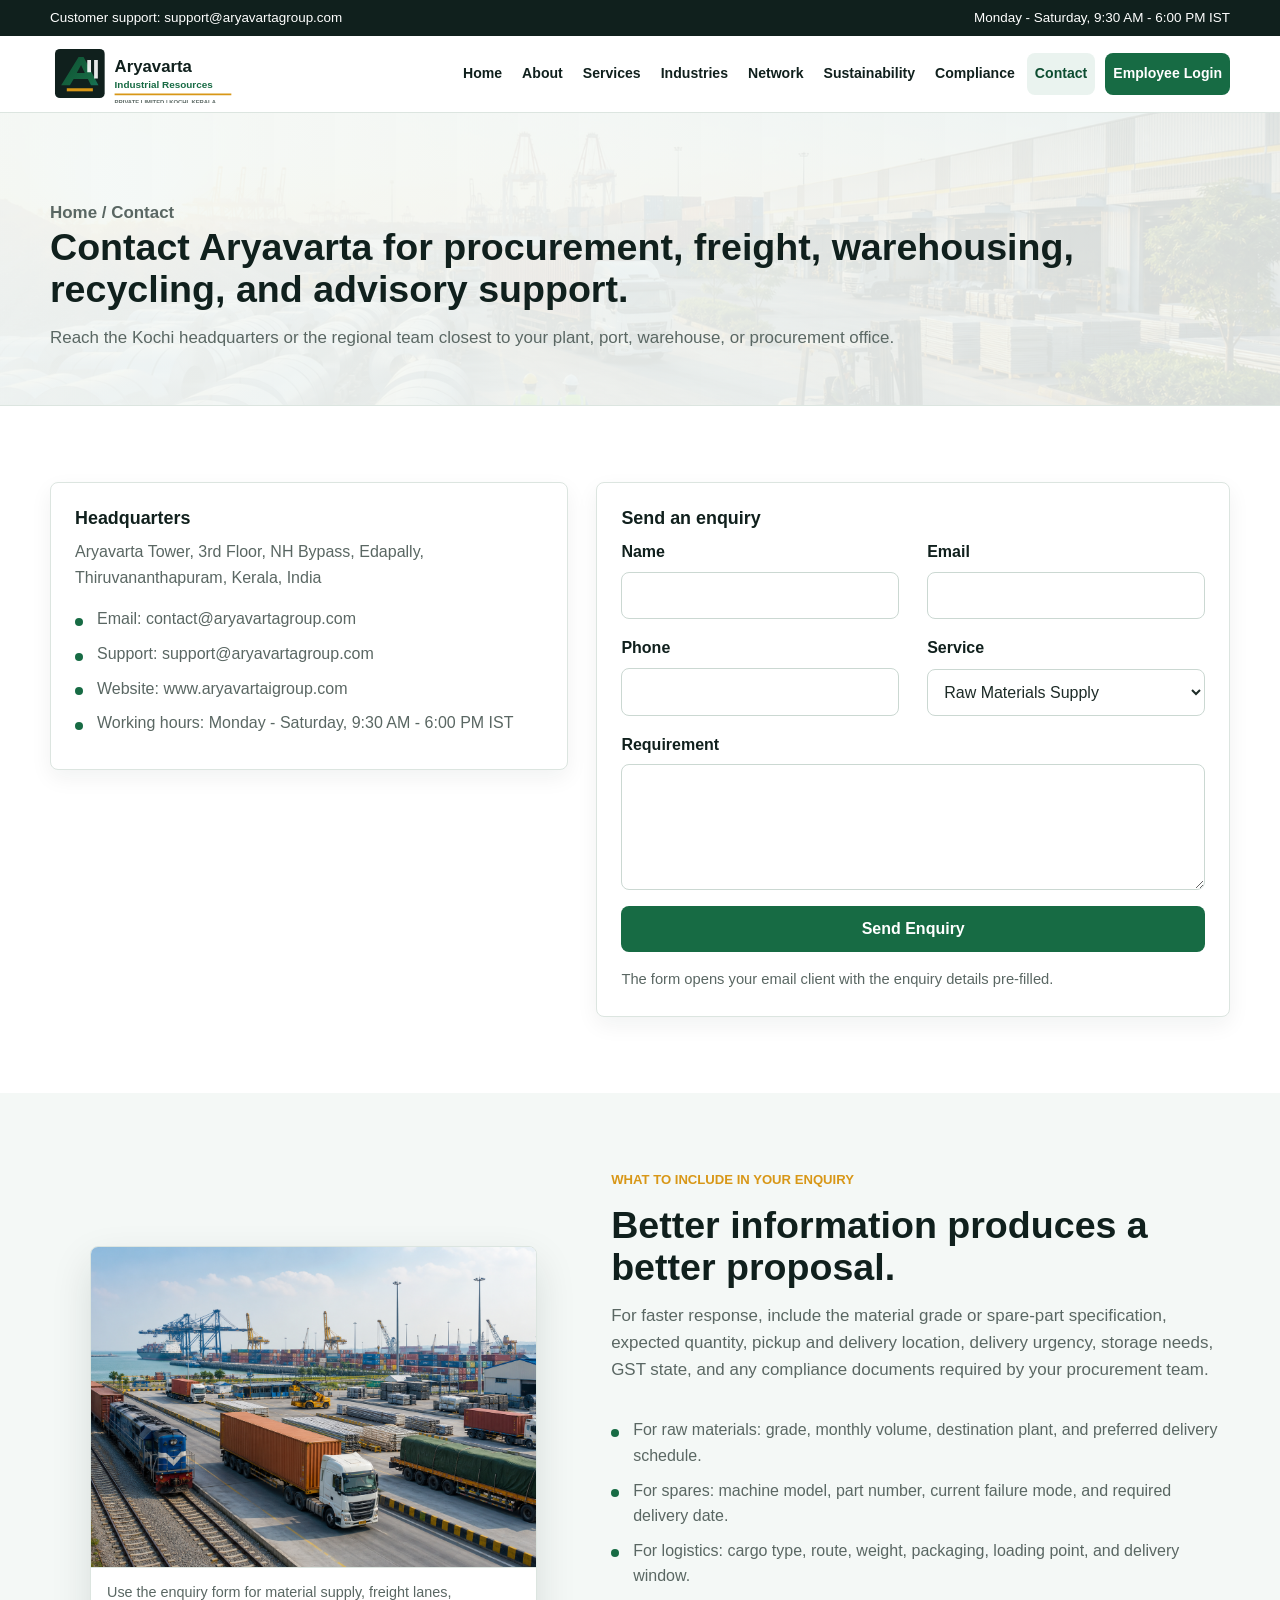
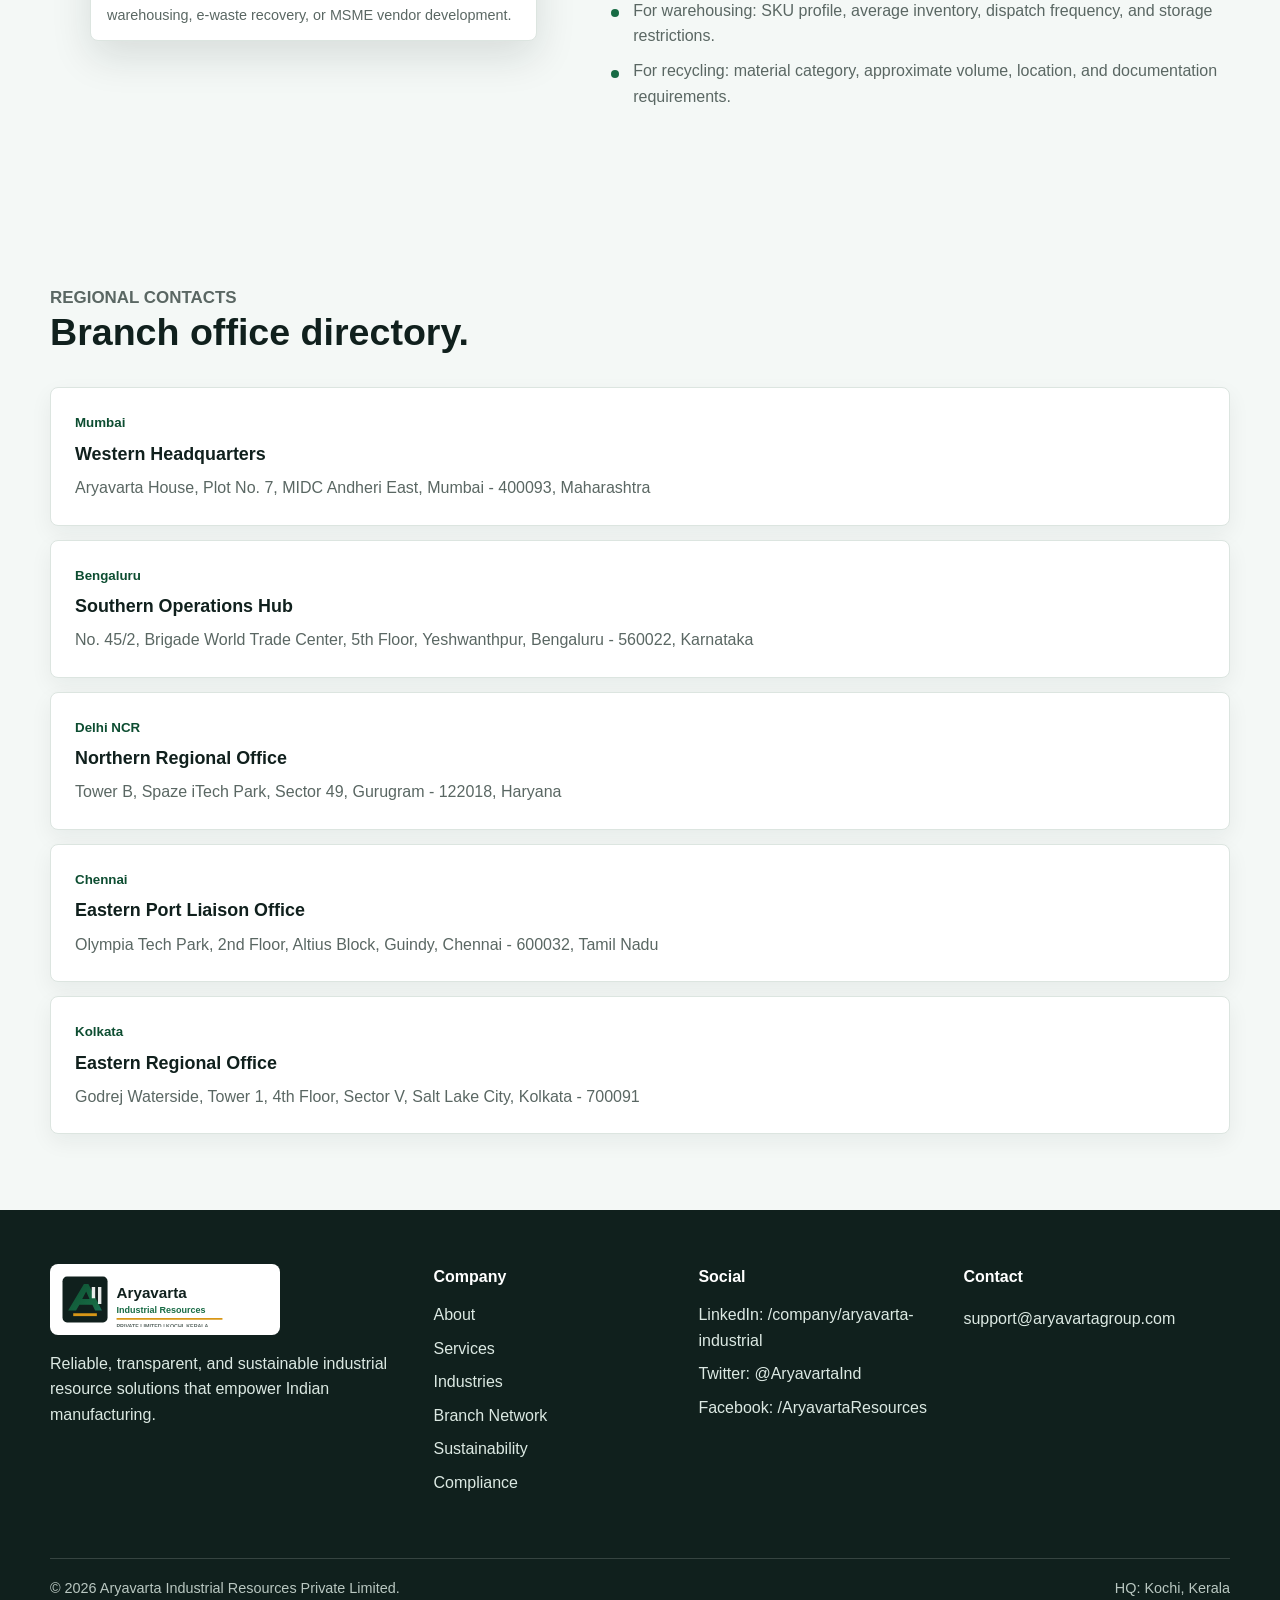
<file: contact.html>
<!doctype html>
<html lang="en">
<head>
  <meta charset="utf-8">
  <meta name="viewport" content="width=device-width, initial-scale=1">
  <title>Contact | Aryavarta Industrial Resources</title>
  <meta name="description" content="Contact Aryavarta Industrial Resources Private Limited for industrial raw materials, spares, logistics, warehousing, recycling, and advisory enquiries.">
  <link rel="icon" href="assets/images/favicon.svg" type="image/svg+xml">
  <link rel="stylesheet" href="assets/css/styles.css">
</head>
<body>
  <a class="skip-link" href="#main">Skip to content</a>
  <header class="site-header">
    <div class="top-strip"><div class="wrap"><span>Customer support: support@aryavartagroup.com</span><span>Monday - Saturday, 9:30 AM - 6:00 PM IST</span></div></div>
    <nav class="navbar" aria-label="Primary navigation">
      <div class="wrap">
        <a class="brand" href="index.html"><img src="assets/images/logo.svg" alt="Aryavarta Industrial Resources Private Limited"></a>
        <button class="nav-toggle" type="button" aria-label="Open navigation" aria-expanded="false"><span aria-hidden="true"></span></button>
        <div class="primary-nav">
          <a href="index.html">Home</a><a href="about.html">About</a><a href="services.html">Services</a><a href="industries.html">Industries</a><a href="network.html">Network</a><a href="sustainability.html">Sustainability</a><a href="compliance.html">Compliance</a><a href="contact.html">Contact</a><a class="portal-link" href="employee-login.html">Employee Login</a>
        </div>
      </div>
    </nav>
  </header>

  <main id="main">
    <section class="page-hero">
      <div class="wrap">
        <p class="breadcrumbs">Home / Contact</p>
        <h1>Contact Aryavarta for procurement, freight, warehousing, recycling, and advisory support.</h1>
        <p>Reach the Kochi headquarters or the regional team closest to your plant, port, warehouse, or procurement office.</p>
      </div>
    </section>

    <section class="section">
      <div class="wrap contact-layout">
        <aside class="contact-card">
          <h3>Headquarters</h3>
          <p>Aryavarta Tower, 3rd Floor, NH Bypass, Edapally, Thiruvananthapuram, Kerala, India</p>
          <ul class="feature-list">
            <li>Email: contact@aryavartagroup.com</li>
            <li>Support: support@aryavartagroup.com</li>
            <li>Website: www.aryavartaigroup.com</li>
            <li>Working hours: Monday - Saturday, 9:30 AM - 6:00 PM IST</li>
          </ul>
        </aside>

        <div class="contact-card">
          <h3>Send an enquiry</h3>
          <form class="form" data-contact-form>
            <div class="grid-2">
              <div class="field"><label for="name">Name</label><input id="name" name="name" type="text" autocomplete="name" required></div>
              <div class="field"><label for="email">Email</label><input id="email" name="email" type="email" autocomplete="email" required></div>
            </div>
            <div class="grid-2">
              <div class="field"><label for="phone">Phone</label><input id="phone" name="phone" type="tel" autocomplete="tel"></div>
              <div class="field">
                <label for="service">Service</label>
                <select id="service" name="service" required>
                  <option value="Raw Materials Supply">Raw Materials Supply</option>
                  <option value="Industrial Spares">Industrial Spares</option>
                  <option value="Logistics Solutions">Logistics Solutions</option>
                  <option value="Warehousing">Warehousing</option>
                  <option value="E-waste Recycling">E-waste Recycling</option>
                  <option value="Consultancy">Consultancy</option>
                </select>
              </div>
            </div>
            <div class="field"><label for="message">Requirement</label><textarea id="message" name="message" required></textarea></div>
            <button class="button" type="submit">Send Enquiry</button>
            <p class="form-note">The form opens your email client with the enquiry details pre-filled.</p>
          </form>
        </div>
      </div>
    </section>

    <section class="section soft">
      <div class="wrap split-panel">
        <figure class="image-card">
          <img src="assets/images/coastal-freight-network.png" alt="Logistics yard serving industrial freight">
          <figcaption class="caption">Use the enquiry form for material supply, freight lanes, warehousing, e-waste recovery, or MSME vendor development.</figcaption>
        </figure>
        <div>
          <p class="eyebrow">What to include in your enquiry</p>
          <div class="section-header">
            <h2>Better information produces a better proposal.</h2>
            <p>For faster response, include the material grade or spare-part specification, expected quantity, pickup and delivery location, delivery urgency, storage needs, GST state, and any compliance documents required by your procurement team.</p>
          </div>
          <ul class="feature-list">
            <li>For raw materials: grade, monthly volume, destination plant, and preferred delivery schedule.</li>
            <li>For spares: machine model, part number, current failure mode, and required delivery date.</li>
            <li>For logistics: cargo type, route, weight, packaging, loading point, and delivery window.</li>
            <li>For warehousing: SKU profile, average inventory, dispatch frequency, and storage restrictions.</li>
            <li>For recycling: material category, approximate volume, location, and documentation requirements.</li>
          </ul>
        </div>
      </div>
    </section>

    <section class="section soft">
      <div class="wrap">
        <div class="section-header">
          <p class="eyebrow">Regional contacts</p>
          <h2>Branch office directory.</h2>
        </div>
        <div class="office-directory">
          <article class="office-card"><small>Mumbai</small><h3>Western Headquarters</h3><p>Aryavarta House, Plot No. 7, MIDC Andheri East, Mumbai - 400093, Maharashtra</p></article>
          <article class="office-card"><small>Bengaluru</small><h3>Southern Operations Hub</h3><p>No. 45/2, Brigade World Trade Center, 5th Floor, Yeshwanthpur, Bengaluru - 560022, Karnataka</p></article>
          <article class="office-card"><small>Delhi NCR</small><h3>Northern Regional Office</h3><p>Tower B, Spaze iTech Park, Sector 49, Gurugram - 122018, Haryana</p></article>
          <article class="office-card"><small>Chennai</small><h3>Eastern Port Liaison Office</h3><p>Olympia Tech Park, 2nd Floor, Altius Block, Guindy, Chennai - 600032, Tamil Nadu</p></article>
          <article class="office-card"><small>Kolkata</small><h3>Eastern Regional Office</h3><p>Godrej Waterside, Tower 1, 4th Floor, Sector V, Salt Lake City, Kolkata - 700091</p></article>
        </div>
      </div>
    </section>
  </main>

  <footer class="site-footer">
    <div class="wrap footer-main">
      <div><img class="footer-logo" src="assets/images/logo.svg" alt="Aryavarta Industrial Resources"><p>Reliable, transparent, and sustainable industrial resource solutions that empower Indian manufacturing.</p></div>
      <div><h3>Company</h3><ul><li><a href="about.html">About</a></li><li><a href="services.html">Services</a></li><li><a href="industries.html">Industries</a></li><li><a href="network.html">Branch Network</a></li><li><a href="sustainability.html">Sustainability</a></li><li><a href="compliance.html">Compliance</a></li></ul></div>
      <div><h3>Social</h3><ul><li>LinkedIn: /company/aryavarta-industrial</li><li>Twitter: @AryavartaInd</li><li>Facebook: /AryavartaResources</li></ul></div>
      <div><h3>Contact</h3><p>support@aryavartagroup.com<br></p></div>
    </div>
    <div class="wrap footer-bottom"><span>&copy; 2026 Aryavarta Industrial Resources Private Limited.</span><span>HQ: Kochi, Kerala</span></div>
  </footer>
  <script src="assets/js/main.js"></script>
</body>
</html>
</file>
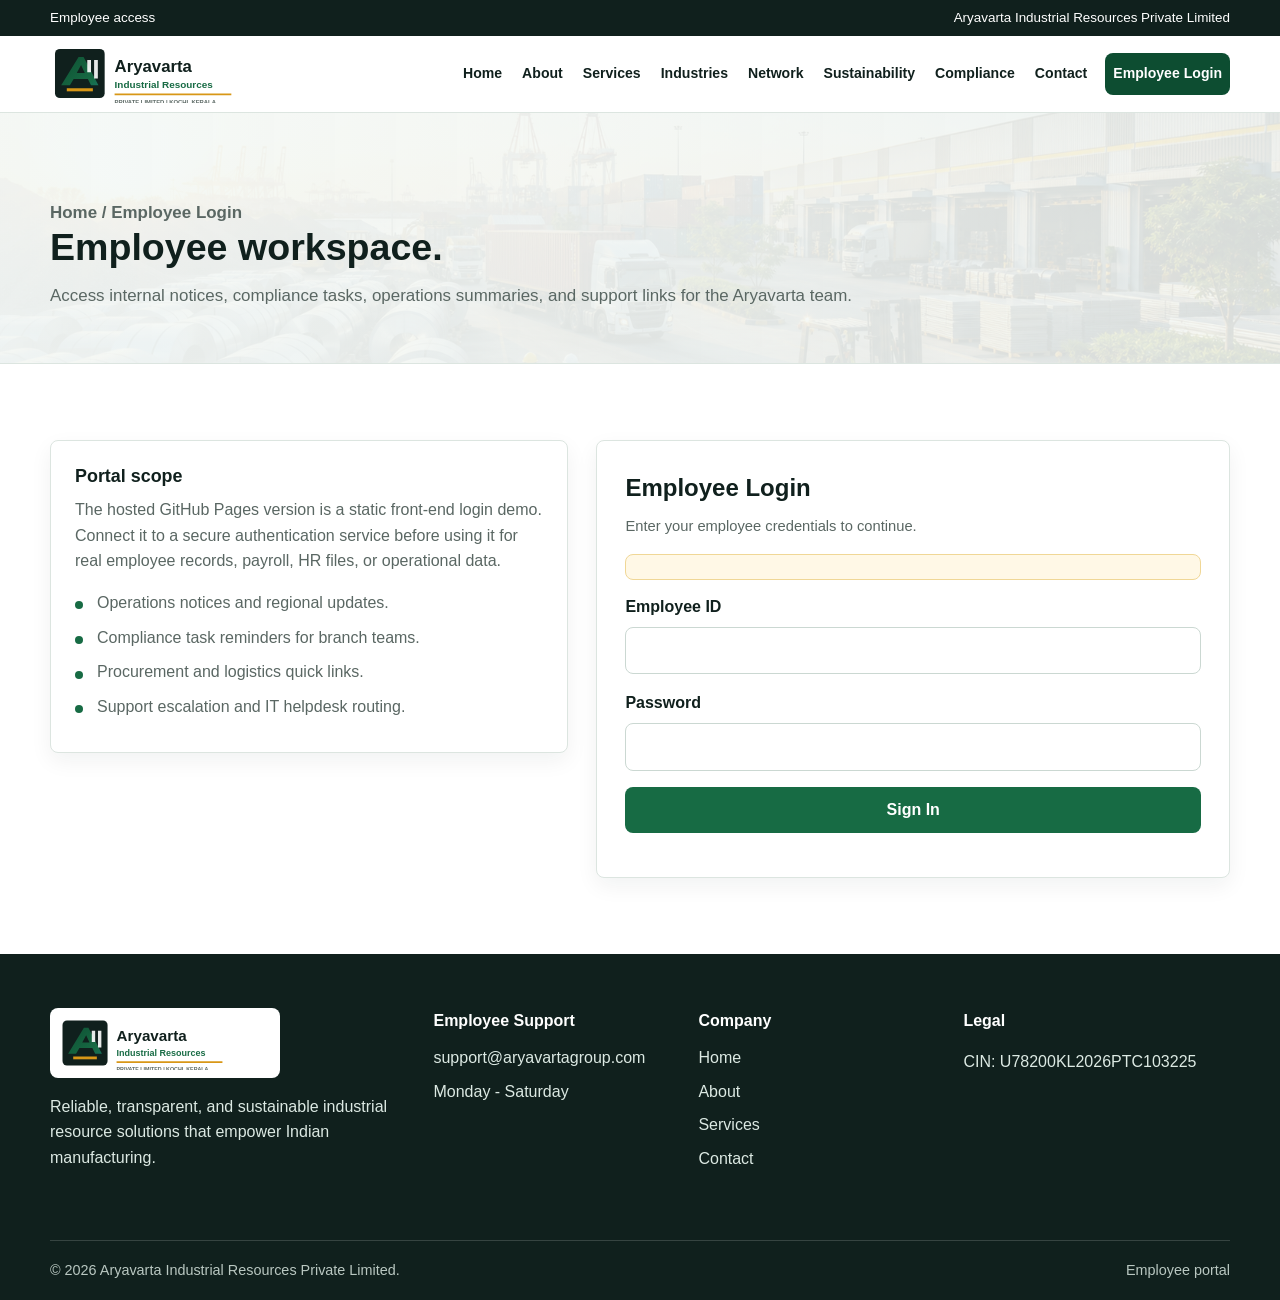
<file: employee-login.html>
<!doctype html>
<html lang="en">
<head>
  <meta charset="utf-8">
  <meta name="viewport" content="width=device-width, initial-scale=1">
  <title>Employee Login | Aryavarta Industrial Resources</title>
  <meta name="description" content="Employee login page for Aryavarta Industrial Resources Private Limited.">
  <link rel="icon" href="assets/images/favicon.svg" type="image/svg+xml">
  <link rel="stylesheet" href="assets/css/styles.css">
</head>
<body>
  <a class="skip-link" href="#main">Skip to content</a>
  <header class="site-header">
    <div class="top-strip"><div class="wrap"><span>Employee access</span><span>Aryavarta Industrial Resources Private Limited</span></div></div>
    <nav class="navbar" aria-label="Primary navigation">
      <div class="wrap">
        <a class="brand" href="index.html"><img src="assets/images/logo.svg" alt="Aryavarta Industrial Resources Private Limited"></a>
        <button class="nav-toggle" type="button" aria-label="Open navigation" aria-expanded="false"><span aria-hidden="true"></span></button>
        <div class="primary-nav">
          <a href="index.html">Home</a><a href="about.html">About</a><a href="services.html">Services</a><a href="industries.html">Industries</a><a href="network.html">Network</a><a href="sustainability.html">Sustainability</a><a href="compliance.html">Compliance</a><a href="contact.html">Contact</a><a class="portal-link" href="employee-login.html">Employee Login</a>
        </div>
      </div>
    </nav>
  </header>

  <main id="main">
    <section class="page-hero">
      <div class="wrap">
        <p class="breadcrumbs">Home / Employee Login</p>
        <h1>Employee workspace.</h1>
        <p>Access internal notices, compliance tasks, operations summaries, and support links for the Aryavarta team.</p>
      </div>
    </section>

    <section class="section">
      <div class="wrap login-layout">
        <aside class="contact-card">
          <h3>Portal scope</h3>
          <p>The hosted GitHub Pages version is a static front-end login demo. Connect it to a secure authentication service before using it for real employee records, payroll, HR files, or operational data.</p>
          <ul class="feature-list">
            <li>Operations notices and regional updates.</li>
            <li>Compliance task reminders for branch teams.</li>
            <li>Procurement and logistics quick links.</li>
            <li>Support escalation and IT helpdesk routing.</li>
          </ul>
        </aside>

        <div class="login-panel" data-login-panel>
          <h2>Employee Login</h2>
          <p class="form-note">Enter your employee credentials to continue.</p>
          <p class="credential-note"></p>
          <form class="form" data-login-form>
            <div class="field">
              <label for="employeeId">Employee ID</label>
              <input id="employeeId" name="employeeId" type="text" autocomplete="username" required>
            </div>
            <div class="field">
              <label for="password">Password</label>
              <input id="password" name="password" type="password" autocomplete="current-password" required>
            </div>
            <button class="button" type="submit">Sign In</button>
            <p class="form-status" data-login-status aria-live="polite"></p>
          </form>
        </div>

        <section class="portal-panel" data-portal-panel aria-label="Employee dashboard">
          <p class="eyebrow">Internal dashboard</p>
          <h2>Welcome to Aryavarta Employee Workspace</h2>
          <p class="form-note">This static dashboard preview can be replaced with a secure SSO-backed employee portal when the website is connected to a backend.</p>
          <div class="portal-grid">
            <div class="portal-tile"><strong>Operations Desk</strong><span>Branch dispatch status, route issues, and warehouse notes.</span></div>
            <div class="portal-tile"><strong>Compliance Tasks</strong><span>GST, IEC, MSME, ESI/PF, and ISO action trackers.</span></div>
            <div class="portal-tile"><strong>Supplier Files</strong><span>Vendor onboarding, material documents, and review records.</span></div>
            <div class="portal-tile"><strong>HR Notices</strong><span>Company circulars, working hours, and regional announcements.</span></div>
            <div class="portal-tile"><strong>IT Helpdesk</strong><span>Account, email, laptop, and branch system support queue.</span></div>
            <div class="portal-tile"><strong>Leadership Notes</strong><span>Monthly updates from the Managing Director and CFO desk.</span></div>
          </div>
          <div class="action-row"><button class="button light" type="button" data-logout>Sign Out</button></div>
        </section>
      </div>
    </section>
  </main>

  <footer class="site-footer">
    <div class="wrap footer-main">
      <div><img class="footer-logo" src="assets/images/logo.svg" alt="Aryavarta Industrial Resources"><p>Reliable, transparent, and sustainable industrial resource solutions that empower Indian manufacturing.</p></div>
      <div><h3>Employee Support</h3><ul><li>support@aryavartagroup.com</li><li></li><li>Monday - Saturday</li></ul></div>
      <div><h3>Company</h3><ul><li><a href="index.html">Home</a></li><li><a href="about.html">About</a></li><li><a href="services.html">Services</a></li><li><a href="contact.html">Contact</a></li></ul></div>
      <div><h3>Legal</h3><p>CIN: U78200KL2026PTC103225<br></p></div>
    </div>
    <div class="wrap footer-bottom"><span>&copy; 2026 Aryavarta Industrial Resources Private Limited.</span><span>Employee portal </span></div>
  </footer>
  <script src="assets/js/main.js"></script>
</body>
</html>
</file>
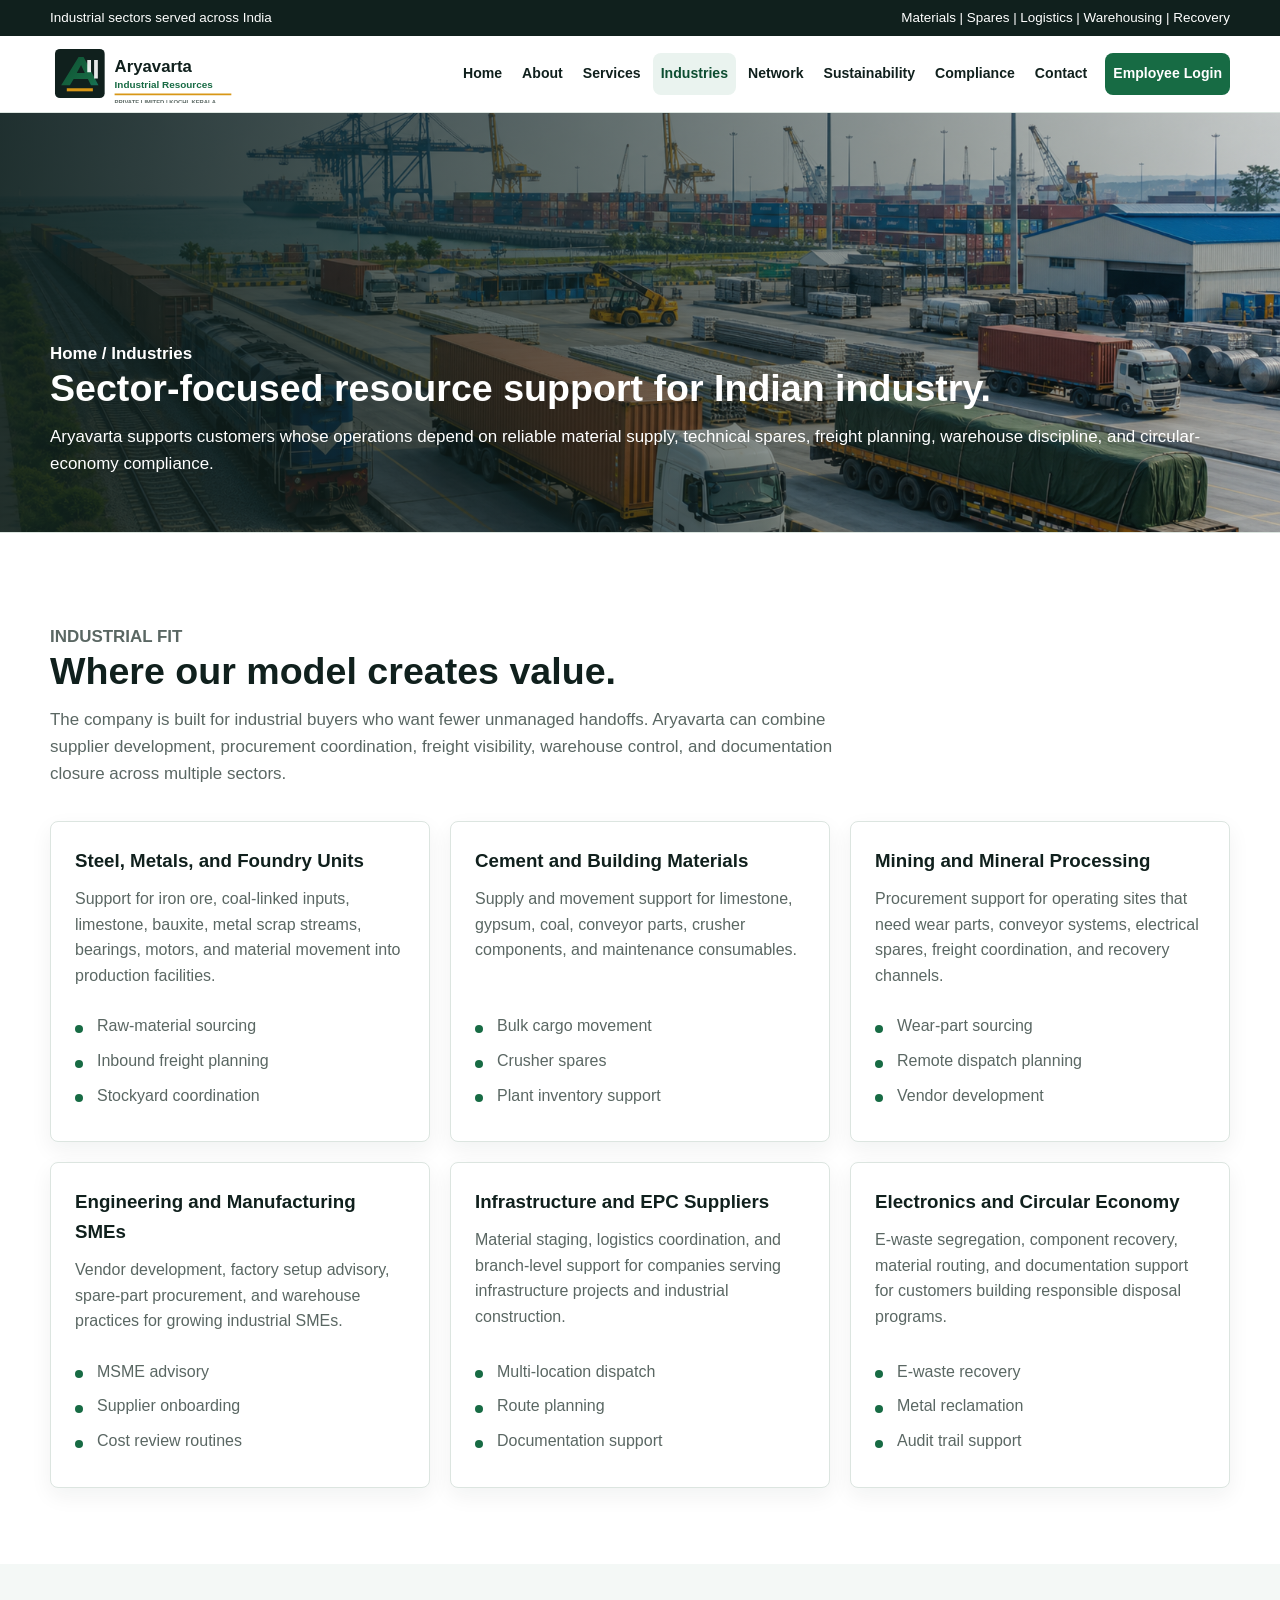
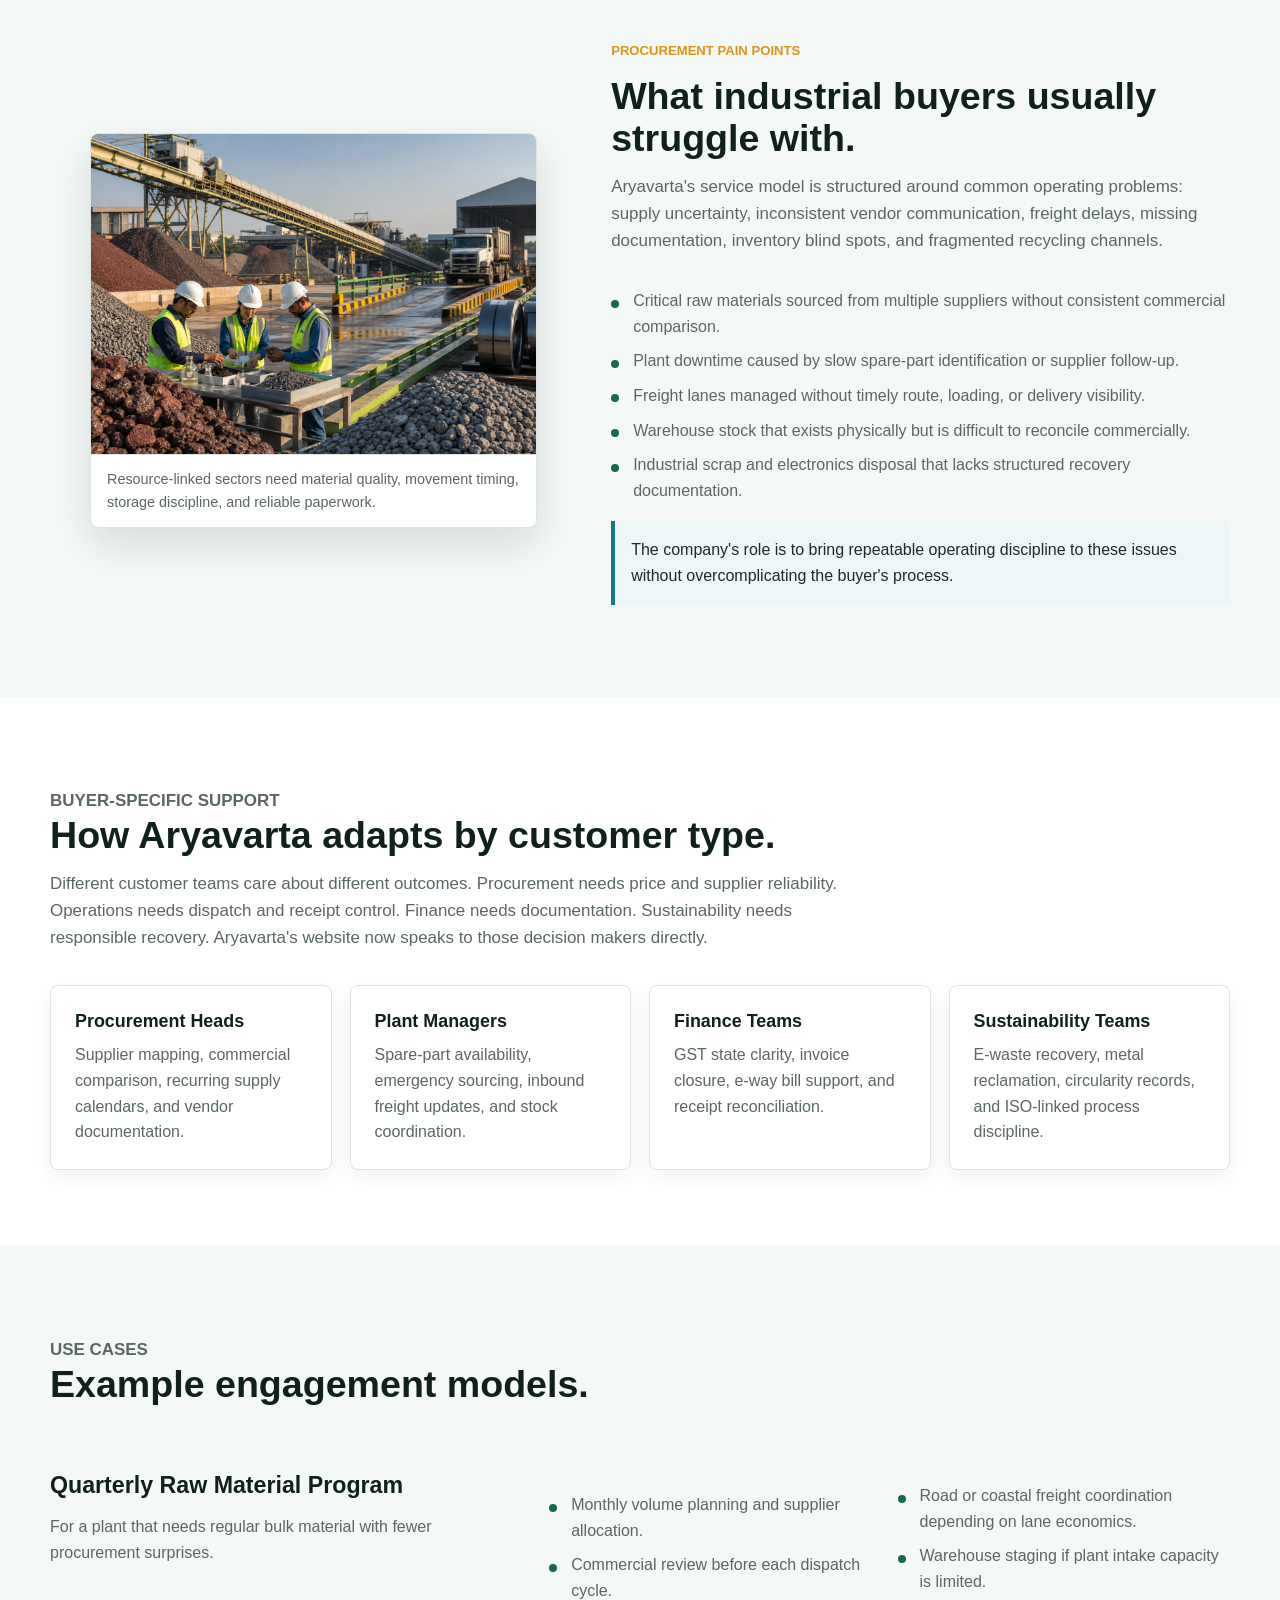
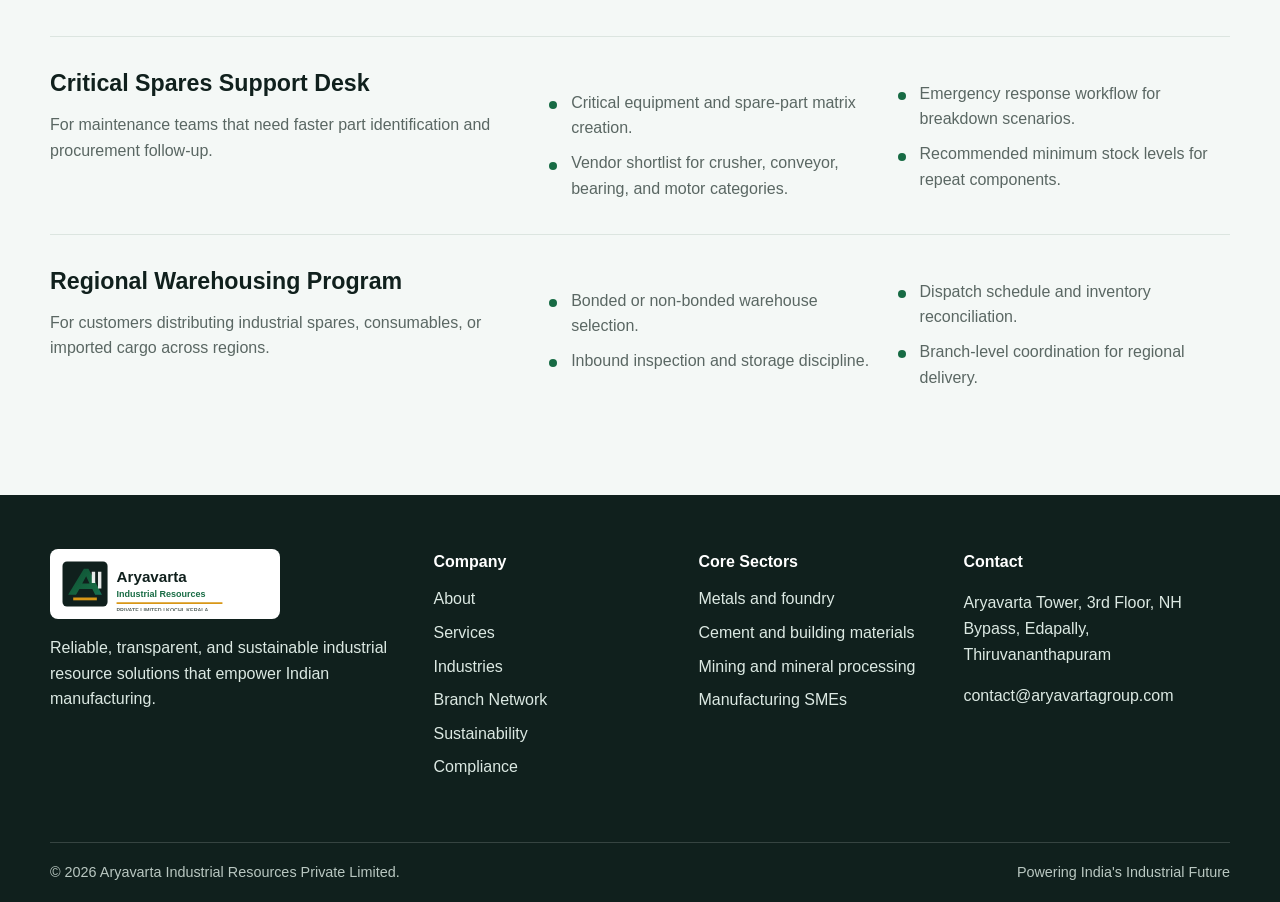
<file: industries.html>
<!doctype html>
<html lang="en">
<head>
  <meta charset="utf-8">
  <meta name="viewport" content="width=device-width, initial-scale=1">
  <title>Industries | Aryavarta Industrial Resources</title>
  <meta name="description" content="Industries served by Aryavarta Industrial Resources: metals, cement, mining, manufacturing, infrastructure, ports, warehousing, MSMEs, and circular economy programs.">
  <link rel="icon" href="assets/images/favicon.svg" type="image/svg+xml">
  <link rel="stylesheet" href="assets/css/styles.css">
</head>
<body>
  <a class="skip-link" href="#main">Skip to content</a>
  <header class="site-header">
    <div class="top-strip"><div class="wrap"><span>Industrial sectors served across India</span><span>Materials | Spares | Logistics | Warehousing | Recovery</span></div></div>
    <nav class="navbar" aria-label="Primary navigation">
      <div class="wrap">
        <a class="brand" href="index.html"><img src="assets/images/logo.svg" alt="Aryavarta Industrial Resources Private Limited"></a>
        <button class="nav-toggle" type="button" aria-label="Open navigation" aria-expanded="false"><span aria-hidden="true"></span></button>
        <div class="primary-nav">
          <a href="index.html">Home</a><a href="about.html">About</a><a href="services.html">Services</a><a href="industries.html">Industries</a><a href="network.html">Network</a><a href="sustainability.html">Sustainability</a><a href="compliance.html">Compliance</a><a href="contact.html">Contact</a><a class="portal-link" href="employee-login.html">Employee Login</a>
        </div>
      </div>
    </nav>
  </header>

  <main id="main">
    <section class="page-hero deep">
      <div class="wrap">
        <p class="breadcrumbs">Home / Industries</p>
        <h1>Sector-focused resource support for Indian industry.</h1>
        <p>Aryavarta supports customers whose operations depend on reliable material supply, technical spares, freight planning, warehouse discipline, and circular-economy compliance.</p>
      </div>
    </section>

    <section class="section">
      <div class="wrap">
        <div class="section-header">
          <p class="eyebrow">Industrial fit</p>
          <h2>Where our model creates value.</h2>
          <p>The company is built for industrial buyers who want fewer unmanaged handoffs. Aryavarta can combine supplier development, procurement coordination, freight visibility, warehouse control, and documentation closure across multiple sectors.</p>
        </div>
        <div class="grid-3">
          <article class="sector-card">
            <div><h3>Steel, Metals, and Foundry Units</h3><p>Support for iron ore, coal-linked inputs, limestone, bauxite, metal scrap streams, bearings, motors, and material movement into production facilities.</p></div>
            <ul class="feature-list"><li>Raw-material sourcing</li><li>Inbound freight planning</li><li>Stockyard coordination</li></ul>
          </article>
          <article class="sector-card">
            <div><h3>Cement and Building Materials</h3><p>Supply and movement support for limestone, gypsum, coal, conveyor parts, crusher components, and maintenance consumables.</p></div>
            <ul class="feature-list"><li>Bulk cargo movement</li><li>Crusher spares</li><li>Plant inventory support</li></ul>
          </article>
          <article class="sector-card">
            <div><h3>Mining and Mineral Processing</h3><p>Procurement support for operating sites that need wear parts, conveyor systems, electrical spares, freight coordination, and recovery channels.</p></div>
            <ul class="feature-list"><li>Wear-part sourcing</li><li>Remote dispatch planning</li><li>Vendor development</li></ul>
          </article>
          <article class="sector-card">
            <div><h3>Engineering and Manufacturing SMEs</h3><p>Vendor development, factory setup advisory, spare-part procurement, and warehouse practices for growing industrial SMEs.</p></div>
            <ul class="feature-list"><li>MSME advisory</li><li>Supplier onboarding</li><li>Cost review routines</li></ul>
          </article>
          <article class="sector-card">
            <div><h3>Infrastructure and EPC Suppliers</h3><p>Material staging, logistics coordination, and branch-level support for companies serving infrastructure projects and industrial construction.</p></div>
            <ul class="feature-list"><li>Multi-location dispatch</li><li>Route planning</li><li>Documentation support</li></ul>
          </article>
          <article class="sector-card">
            <div><h3>Electronics and Circular Economy</h3><p>E-waste segregation, component recovery, material routing, and documentation support for customers building responsible disposal programs.</p></div>
            <ul class="feature-list"><li>E-waste recovery</li><li>Metal reclamation</li><li>Audit trail support</li></ul>
          </article>
        </div>
      </div>
    </section>

    <section class="section soft">
      <div class="wrap split-panel">
        <figure class="image-card">
          <img src="assets/images/raw-materials-yard.png" alt="Raw material yard serving metals cement and mineral customers">
          <figcaption class="caption">Resource-linked sectors need material quality, movement timing, storage discipline, and reliable paperwork.</figcaption>
        </figure>
        <div>
          <p class="eyebrow">Procurement pain points</p>
          <div class="section-header">
            <h2>What industrial buyers usually struggle with.</h2>
            <p>Aryavarta's service model is structured around common operating problems: supply uncertainty, inconsistent vendor communication, freight delays, missing documentation, inventory blind spots, and fragmented recycling channels.</p>
          </div>
          <ul class="feature-list">
            <li>Critical raw materials sourced from multiple suppliers without consistent commercial comparison.</li>
            <li>Plant downtime caused by slow spare-part identification or supplier follow-up.</li>
            <li>Freight lanes managed without timely route, loading, or delivery visibility.</li>
            <li>Warehouse stock that exists physically but is difficult to reconcile commercially.</li>
            <li>Industrial scrap and electronics disposal that lacks structured recovery documentation.</li>
          </ul>
          <p class="mini-note">The company's role is to bring repeatable operating discipline to these issues without overcomplicating the buyer's process.</p>
        </div>
      </div>
    </section>

    <section class="section">
      <div class="wrap">
        <div class="section-header">
          <p class="eyebrow">Buyer-specific support</p>
          <h2>How Aryavarta adapts by customer type.</h2>
          <p>Different customer teams care about different outcomes. Procurement needs price and supplier reliability. Operations needs dispatch and receipt control. Finance needs documentation. Sustainability needs responsible recovery. Aryavarta's website now speaks to those decision makers directly.</p>
        </div>
        <div class="grid-4">
          <div class="card"><h3>Procurement Heads</h3><p>Supplier mapping, commercial comparison, recurring supply calendars, and vendor documentation.</p></div>
          <div class="card"><h3>Plant Managers</h3><p>Spare-part availability, emergency sourcing, inbound freight updates, and stock coordination.</p></div>
          <div class="card"><h3>Finance Teams</h3><p>GST state clarity, invoice closure, e-way bill support, and receipt reconciliation.</p></div>
          <div class="card"><h3>Sustainability Teams</h3><p>E-waste recovery, metal reclamation, circularity records, and ISO-linked process discipline.</p></div>
        </div>
      </div>
    </section>

    <section class="section soft">
      <div class="wrap">
        <div class="section-header">
          <p class="eyebrow">Use cases</p>
          <h2>Example engagement models.</h2>
        </div>
        <div class="service-detail">
          <div><h3>Quarterly Raw Material Program</h3><p>For a plant that needs regular bulk material with fewer procurement surprises.</p></div>
          <div><ul class="feature-list"><li>Monthly volume planning and supplier allocation.</li><li>Commercial review before each dispatch cycle.</li><li>Road or coastal freight coordination depending on lane economics.</li><li>Warehouse staging if plant intake capacity is limited.</li></ul></div>
        </div>
        <div class="service-detail">
          <div><h3>Critical Spares Support Desk</h3><p>For maintenance teams that need faster part identification and procurement follow-up.</p></div>
          <div><ul class="feature-list"><li>Critical equipment and spare-part matrix creation.</li><li>Vendor shortlist for crusher, conveyor, bearing, and motor categories.</li><li>Emergency response workflow for breakdown scenarios.</li><li>Recommended minimum stock levels for repeat components.</li></ul></div>
        </div>
        <div class="service-detail">
          <div><h3>Regional Warehousing Program</h3><p>For customers distributing industrial spares, consumables, or imported cargo across regions.</p></div>
          <div><ul class="feature-list"><li>Bonded or non-bonded warehouse selection.</li><li>Inbound inspection and storage discipline.</li><li>Dispatch schedule and inventory reconciliation.</li><li>Branch-level coordination for regional delivery.</li></ul></div>
        </div>
      </div>
    </section>
  </main>

  <footer class="site-footer">
    <div class="wrap footer-main">
      <div><img class="footer-logo" src="assets/images/logo.svg" alt="Aryavarta Industrial Resources"><p>Reliable, transparent, and sustainable industrial resource solutions that empower Indian manufacturing.</p></div>
      <div><h3>Company</h3><ul><li><a href="about.html">About</a></li><li><a href="services.html">Services</a></li><li><a href="industries.html">Industries</a></li><li><a href="network.html">Branch Network</a></li><li><a href="sustainability.html">Sustainability</a></li><li><a href="compliance.html">Compliance</a></li></ul></div>
      <div><h3>Core Sectors</h3><ul><li>Metals and foundry</li><li>Cement and building materials</li><li>Mining and mineral processing</li><li>Manufacturing SMEs</li></ul></div>
      <div><h3>Contact</h3><p>Aryavarta Tower, 3rd Floor, NH Bypass, Edapally, Thiruvananthapuram</p><p>contact@aryavartagroup.com<br></p></div>
    </div>
    <div class="wrap footer-bottom"><span>&copy; 2026 Aryavarta Industrial Resources Private Limited.</span><span>Powering India's Industrial Future</span></div>
  </footer>
  <script src="assets/js/main.js"></script>
</body>
</html>
</file>
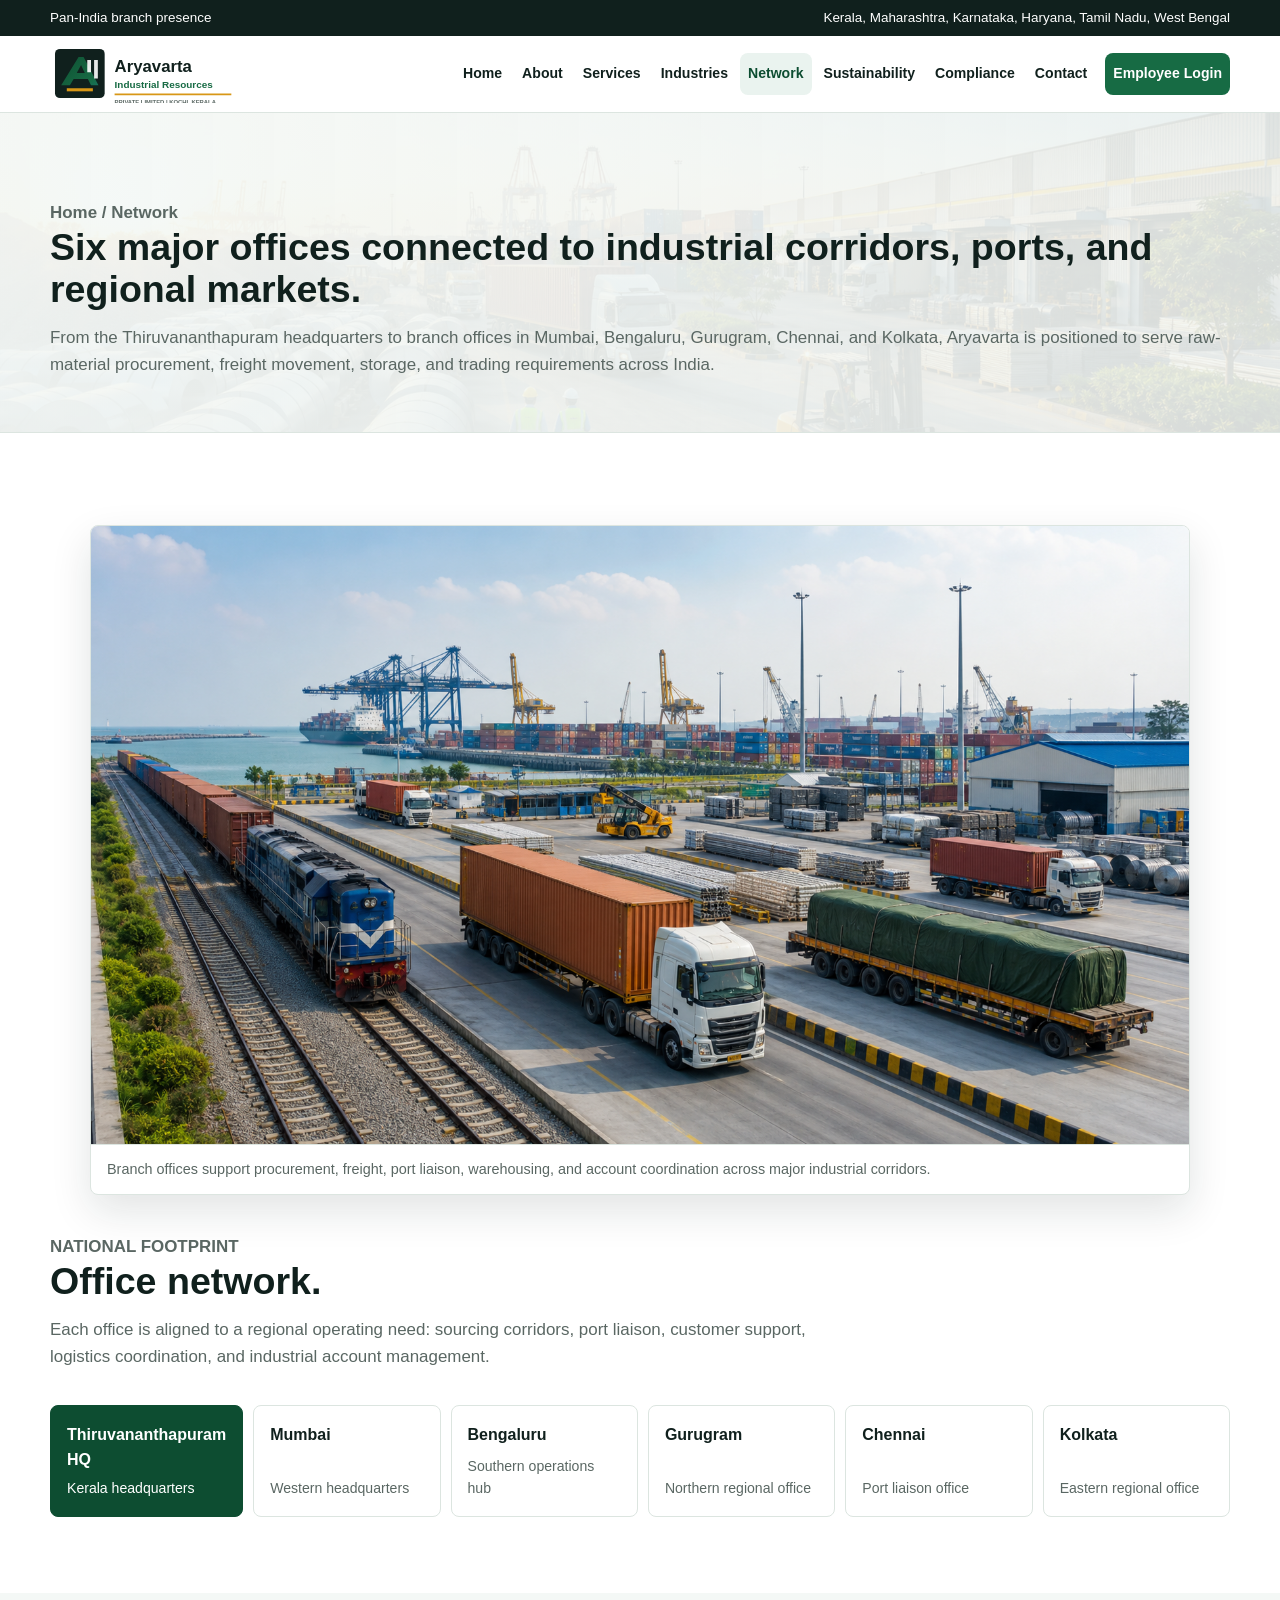
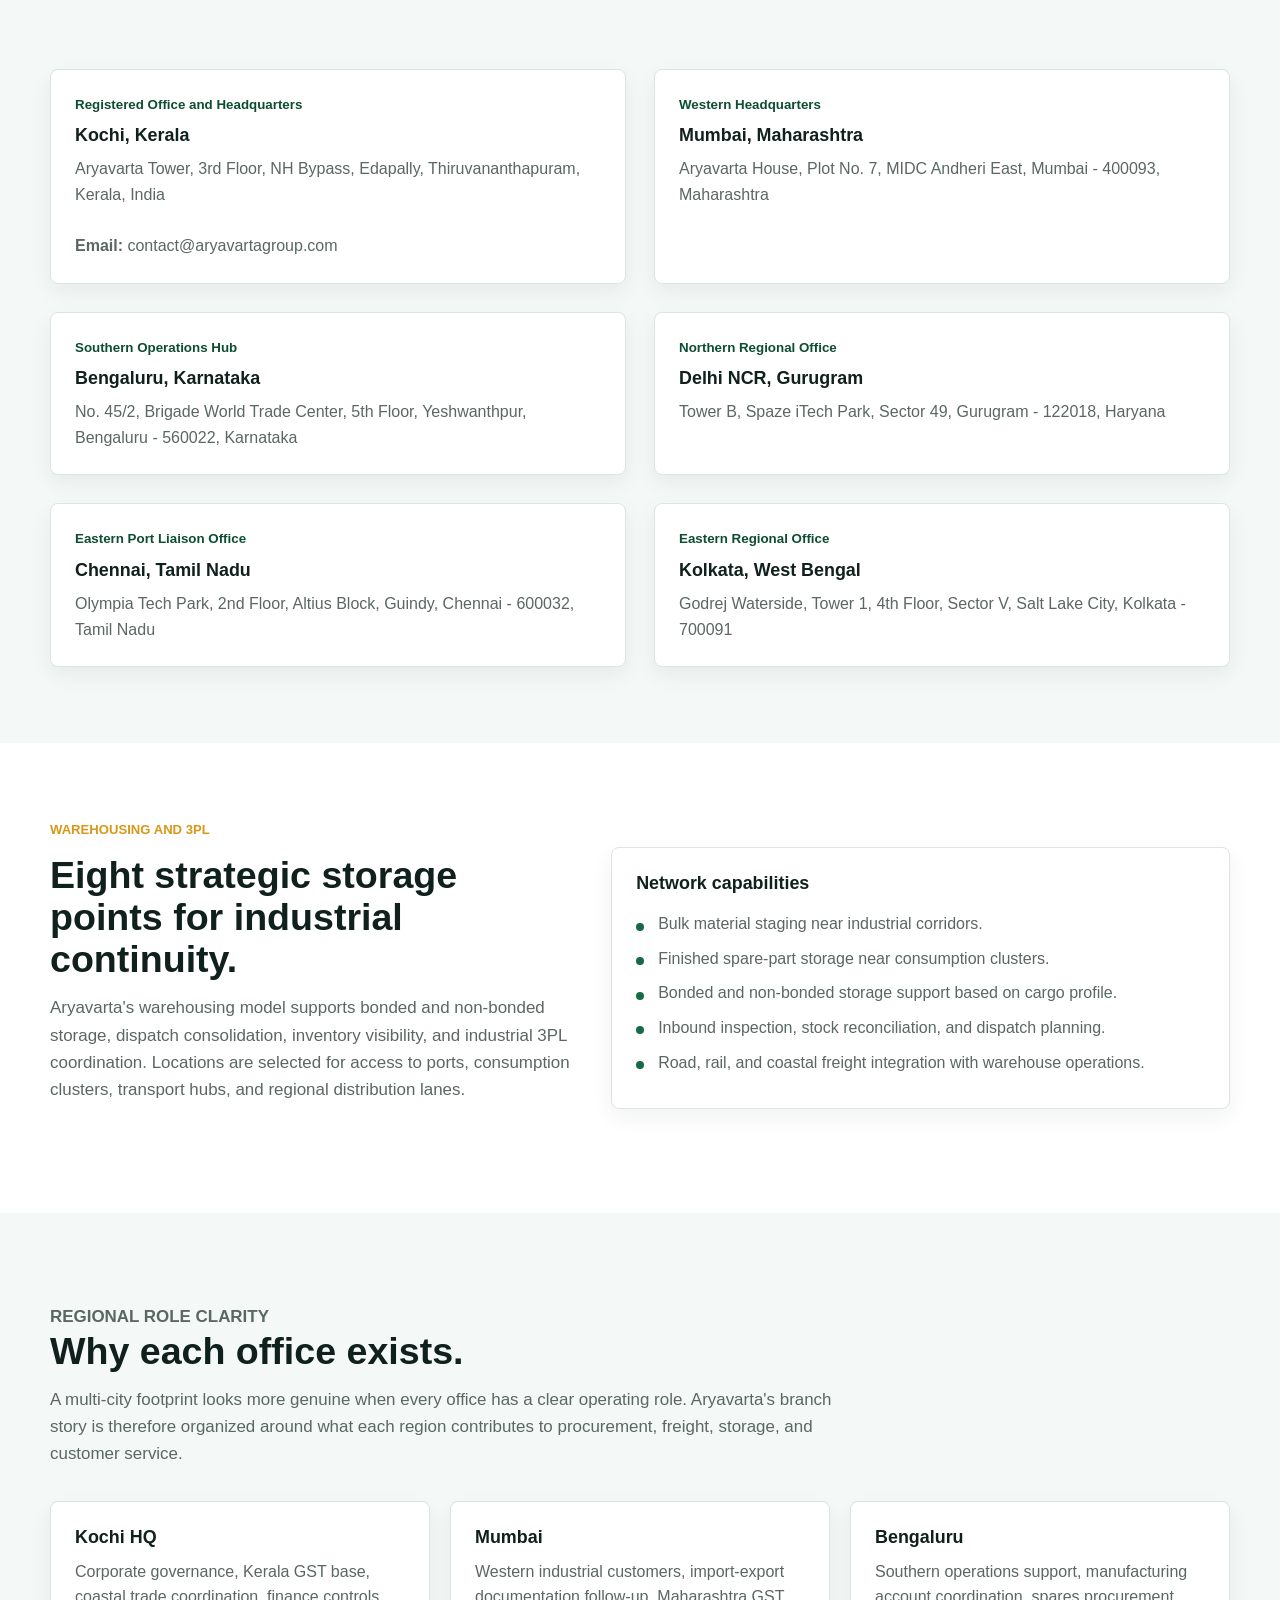
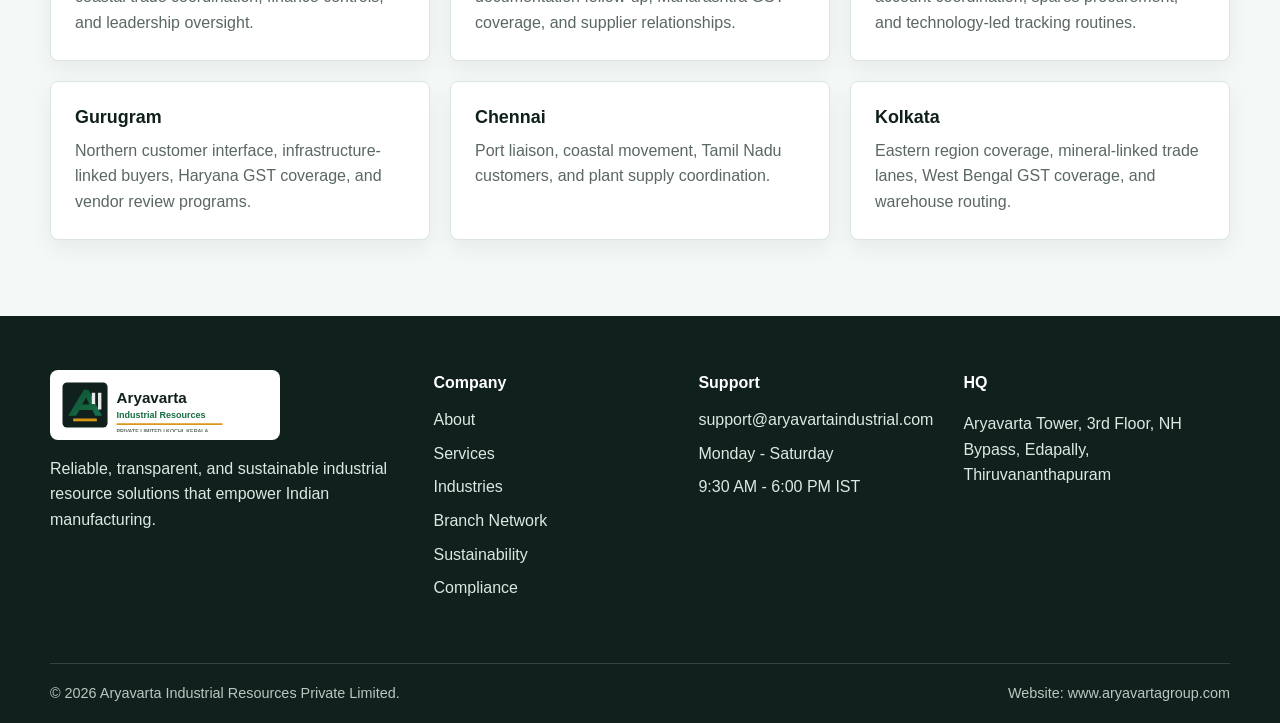
<file: network.html>
<!doctype html>
<html lang="en">
<head>
  <meta charset="utf-8">
  <meta name="viewport" content="width=device-width, initial-scale=1">
  <title>Network | Aryavarta Industrial Resources</title>
  <meta name="description" content="Aryavarta Industrial Resources office network across Kochi, Mumbai, Bengaluru, Gurugram, Chennai, and Kolkata.">
  <link rel="icon" href="assets/images/favicon.svg" type="image/svg+xml">
  <link rel="stylesheet" href="assets/css/styles.css">
</head>
<body>
  <a class="skip-link" href="#main">Skip to content</a>
  <header class="site-header">
    <div class="top-strip"><div class="wrap"><span>Pan-India branch presence</span><span>Kerala, Maharashtra, Karnataka, Haryana, Tamil Nadu, West Bengal</span></div></div>
    <nav class="navbar" aria-label="Primary navigation">
      <div class="wrap">
        <a class="brand" href="index.html"><img src="assets/images/logo.svg" alt="Aryavarta Industrial Resources Private Limited"></a>
        <button class="nav-toggle" type="button" aria-label="Open navigation" aria-expanded="false"><span aria-hidden="true"></span></button>
        <div class="primary-nav">
          <a href="index.html">Home</a><a href="about.html">About</a><a href="services.html">Services</a><a href="industries.html">Industries</a><a href="network.html">Network</a><a href="sustainability.html">Sustainability</a><a href="compliance.html">Compliance</a><a href="contact.html">Contact</a><a class="portal-link" href="employee-login.html">Employee Login</a>
        </div>
      </div>
    </nav>
  </header>

  <main id="main">
    <section class="page-hero">
      <div class="wrap">
        <p class="breadcrumbs">Home / Network</p>
        <h1>Six major offices connected to industrial corridors, ports, and regional markets.</h1>
        <p>From the Thiruvananthapuram headquarters to branch offices in Mumbai, Bengaluru, Gurugram, Chennai, and Kolkata, Aryavarta is positioned to serve raw-material procurement, freight movement, storage, and trading requirements across India.</p>
      </div>
    </section>

    <section class="section">
      <div class="wrap">
        <figure class="image-card" style="margin-bottom: 38px;">
          <img src="assets/images/coastal-freight-network.png" alt="Coastal freight network with road rail and port logistics">
          <figcaption class="caption">Branch offices support procurement, freight, port liaison, warehousing, and account coordination across major industrial corridors.</figcaption>
        </figure>
        <div class="section-header">
          <p class="eyebrow">National footprint</p>
          <h2>Office network.</h2>
          <p>Each office is aligned to a regional operating need: sourcing corridors, port liaison, customer support, logistics coordination, and industrial account management.</p>
        </div>
        <div class="network-map" aria-label="Aryavarta office map">
          <div class="network-node hq"><strong>Thiruvananthapuram HQ</strong><span>Kerala headquarters</span></div>
          <div class="network-node"><strong>Mumbai</strong><span>Western headquarters</span></div>
          <div class="network-node"><strong>Bengaluru</strong><span>Southern operations hub</span></div>
          <div class="network-node"><strong>Gurugram</strong><span>Northern regional office</span></div>
          <div class="network-node"><strong>Chennai</strong><span>Port liaison office</span></div>
          <div class="network-node"><strong>Kolkata</strong><span>Eastern regional office</span></div>
        </div>
      </div>
    </section>

    <section class="section soft">
      <div class="wrap">
        <div class="grid-2">
          <article class="office-card">
            <small>Registered Office and Headquarters</small>
            <h3>Kochi, Kerala</h3>
            <p>Aryavarta Tower, 3rd Floor, NH Bypass, Edapally, Thiruvananthapuram, Kerala, India</p>
            <p><strong></strong> <br><strong>Email:</strong> contact@aryavartagroup.com</p>
          </article>
          <article class="office-card">
            <small>Western Headquarters</small>
            <h3>Mumbai, Maharashtra</h3>
            <p>Aryavarta House, Plot No. 7, MIDC Andheri East, Mumbai - 400093, Maharashtra</p>
            <p><strong></strong> </p>
          </article>
          <article class="office-card">
            <small>Southern Operations Hub</small>
            <h3>Bengaluru, Karnataka</h3>
            <p>No. 45/2, Brigade World Trade Center, 5th Floor, Yeshwanthpur, Bengaluru - 560022, Karnataka</p>
            <p><strong></strong> </p>
          </article>
          <article class="office-card">
            <small>Northern Regional Office</small>
            <h3>Delhi NCR, Gurugram</h3>
            <p>Tower B, Spaze iTech Park, Sector 49, Gurugram - 122018, Haryana</p>
            <p><strong></strong> </p>
          </article>
          <article class="office-card">
            <small>Eastern Port Liaison Office</small>
            <h3>Chennai, Tamil Nadu</h3>
            <p>Olympia Tech Park, 2nd Floor, Altius Block, Guindy, Chennai - 600032, Tamil Nadu</p>
            <p><strong></strong> </p>
          </article>
          <article class="office-card">
            <small>Eastern Regional Office</small>
            <h3>Kolkata, West Bengal</h3>
            <p>Godrej Waterside, Tower 1, 4th Floor, Sector V, Salt Lake City, Kolkata - 700091</p>
            <p><strong></strong></p>
          </article>
        </div>
      </div>
    </section>

    <section class="section">
      <div class="wrap split-panel">
        <div>
          <p class="eyebrow">Warehousing and 3PL</p>
          <div class="section-header">
            <h2>Eight strategic storage points for industrial continuity.</h2>
            <p>Aryavarta's warehousing model supports bonded and non-bonded storage, dispatch consolidation, inventory visibility, and industrial 3PL coordination. Locations are selected for access to ports, consumption clusters, transport hubs, and regional distribution lanes.</p>
          </div>
        </div>
        <div class="card">
          <h3>Network capabilities</h3>
          <ul class="feature-list">
            <li>Bulk material staging near industrial corridors.</li>
            <li>Finished spare-part storage near consumption clusters.</li>
            <li>Bonded and non-bonded storage support based on cargo profile.</li>
            <li>Inbound inspection, stock reconciliation, and dispatch planning.</li>
            <li>Road, rail, and coastal freight integration with warehouse operations.</li>
          </ul>
        </div>
      </div>
    </section>

    <section class="section soft">
      <div class="wrap">
        <div class="section-header">
          <p class="eyebrow">Regional role clarity</p>
          <h2>Why each office exists.</h2>
          <p>A multi-city footprint looks more genuine when every office has a clear operating role. Aryavarta's branch story is therefore organized around what each region contributes to procurement, freight, storage, and customer service.</p>
        </div>
        <div class="grid-3">
          <div class="card"><h3>Kochi HQ</h3><p>Corporate governance, Kerala GST base, coastal trade coordination, finance controls, and leadership oversight.</p></div>
          <div class="card"><h3>Mumbai</h3><p>Western industrial customers, import-export documentation follow-up, Maharashtra GST coverage, and supplier relationships.</p></div>
          <div class="card"><h3>Bengaluru</h3><p>Southern operations support, manufacturing account coordination, spares procurement, and technology-led tracking routines.</p></div>
          <div class="card"><h3>Gurugram</h3><p>Northern customer interface, infrastructure-linked buyers, Haryana GST coverage, and vendor review programs.</p></div>
          <div class="card"><h3>Chennai</h3><p>Port liaison, coastal movement, Tamil Nadu customers, and plant supply coordination.</p></div>
          <div class="card"><h3>Kolkata</h3><p>Eastern region coverage, mineral-linked trade lanes, West Bengal GST coverage, and warehouse routing.</p></div>
        </div>
      </div>
    </section>
  </main>

  <footer class="site-footer">
    <div class="wrap footer-main">
      <div><img class="footer-logo" src="assets/images/logo.svg" alt="Aryavarta Industrial Resources"><p>Reliable, transparent, and sustainable industrial resource solutions that empower Indian manufacturing.</p></div>
      <div><h3>Company</h3><ul><li><a href="about.html">About</a></li><li><a href="services.html">Services</a></li><li><a href="industries.html">Industries</a></li><li><a href="network.html">Branch Network</a></li><li><a href="sustainability.html">Sustainability</a></li><li><a href="compliance.html">Compliance</a></li></ul></div>
      <div><h3>Support</h3><ul><li>support@aryavartaindustrial.com</li><li>Monday - Saturday</li><li>9:30 AM - 6:00 PM IST</li></ul></div>
      <div><h3>HQ</h3><p>Aryavarta Tower, 3rd Floor, NH Bypass, Edapally, Thiruvananthapuram</p><p></p></div>
    </div>
    <div class="wrap footer-bottom"><span>&copy; 2026 Aryavarta Industrial Resources Private Limited.</span><span>Website: www.aryavartagroup.com</span></div>
  </footer>
  <script src="assets/js/main.js"></script>
</body>
</html>
</file>
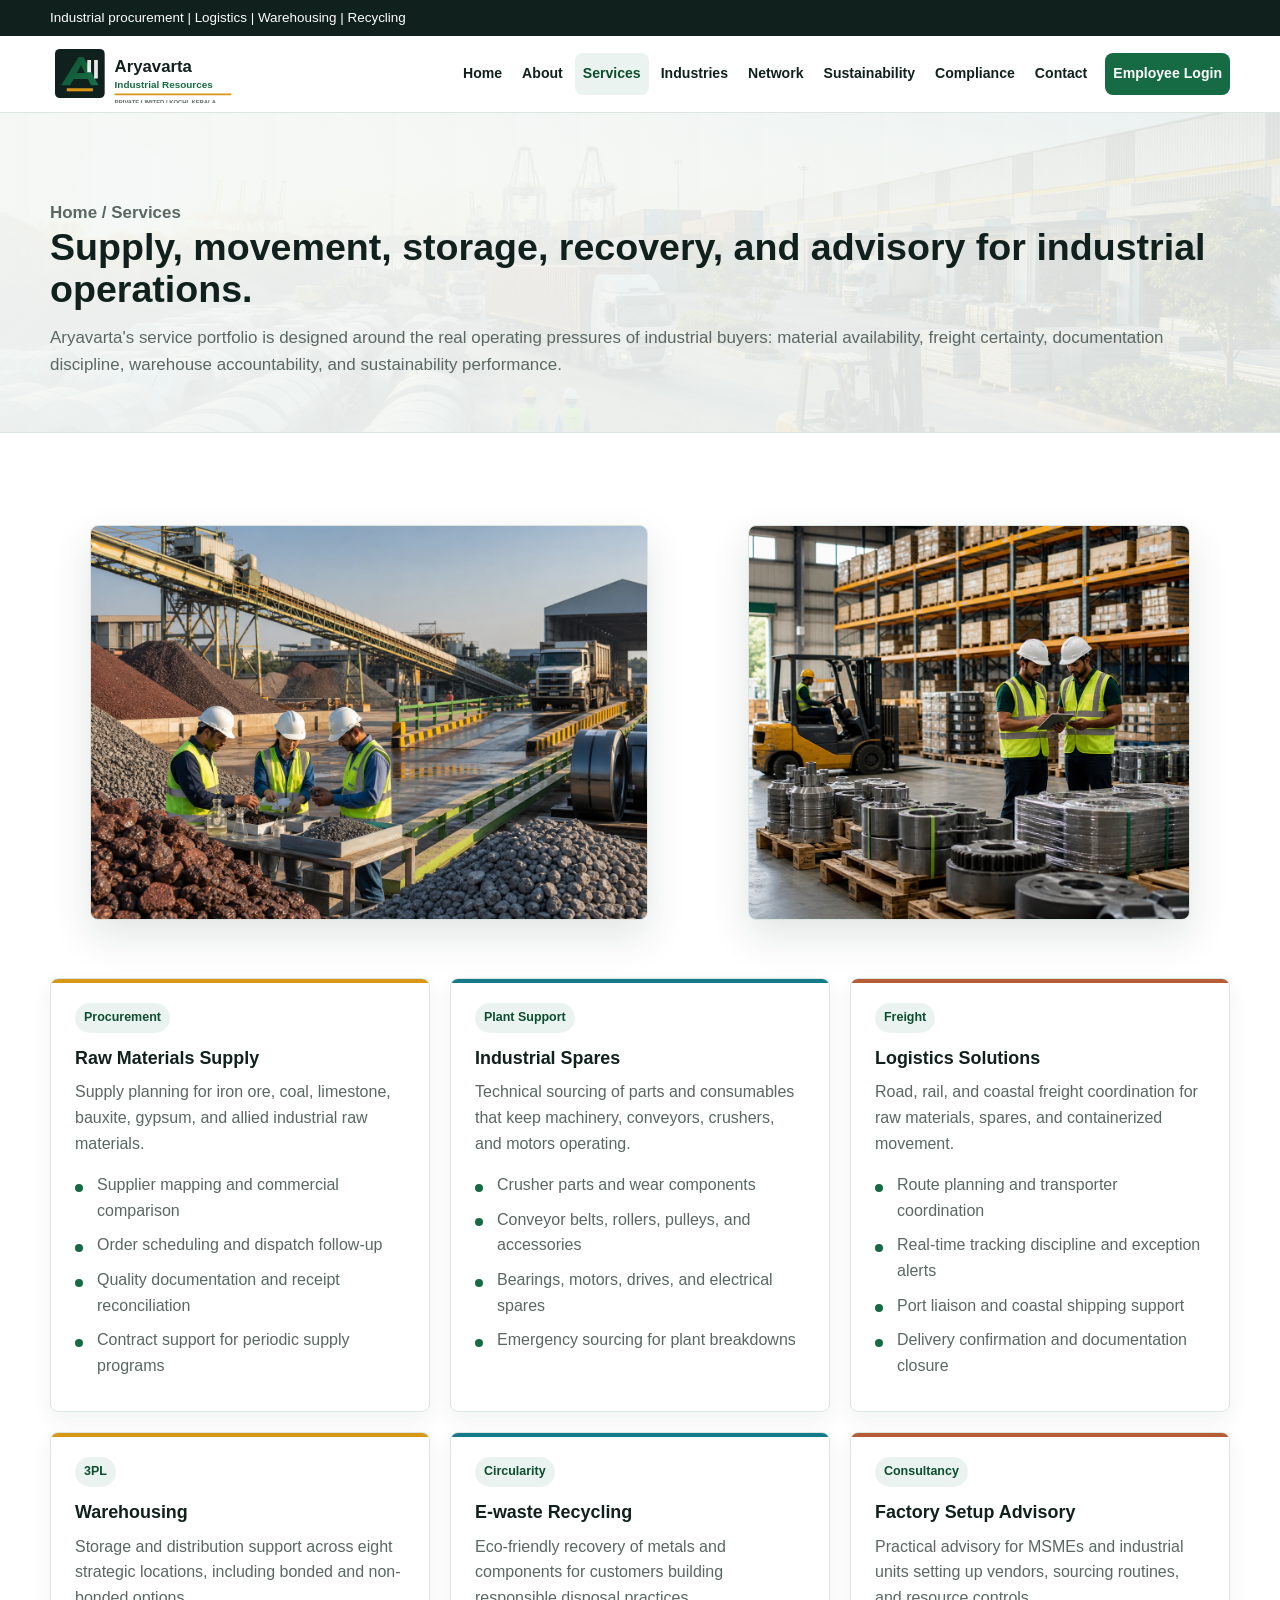
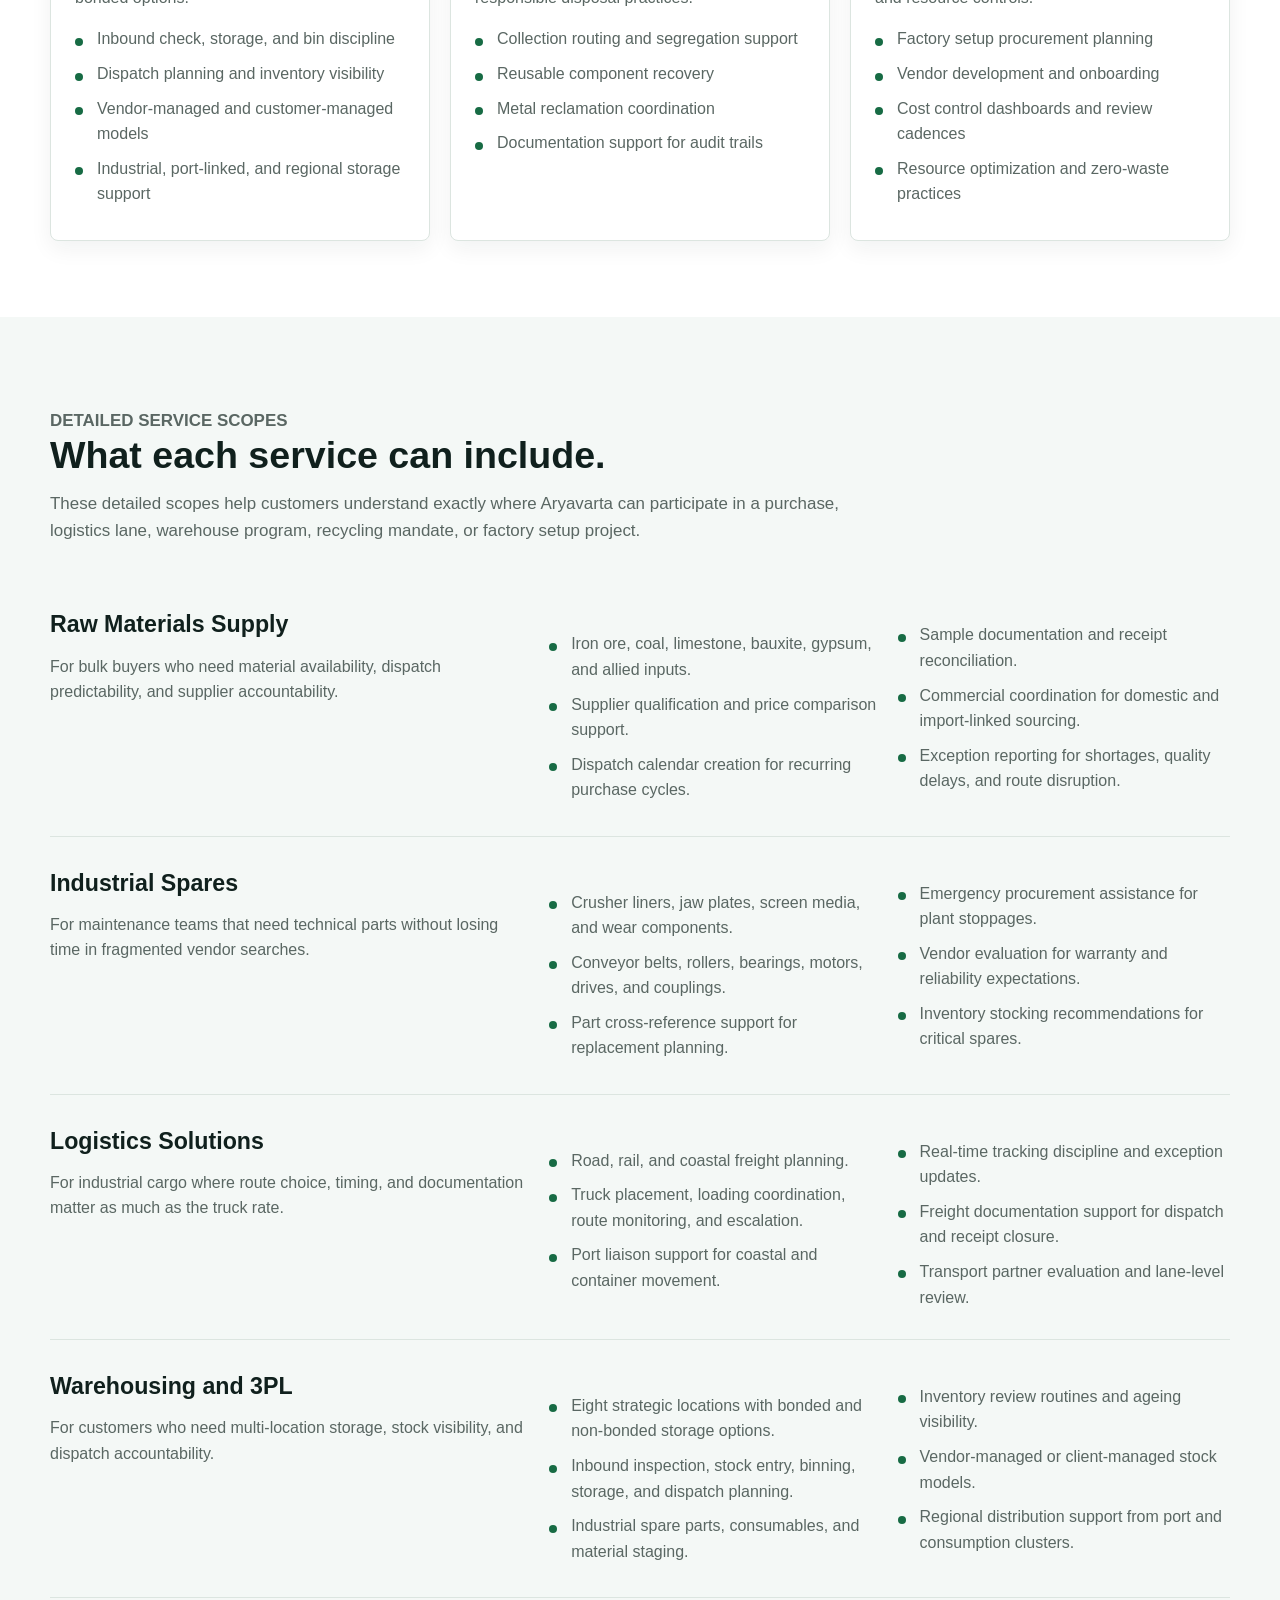
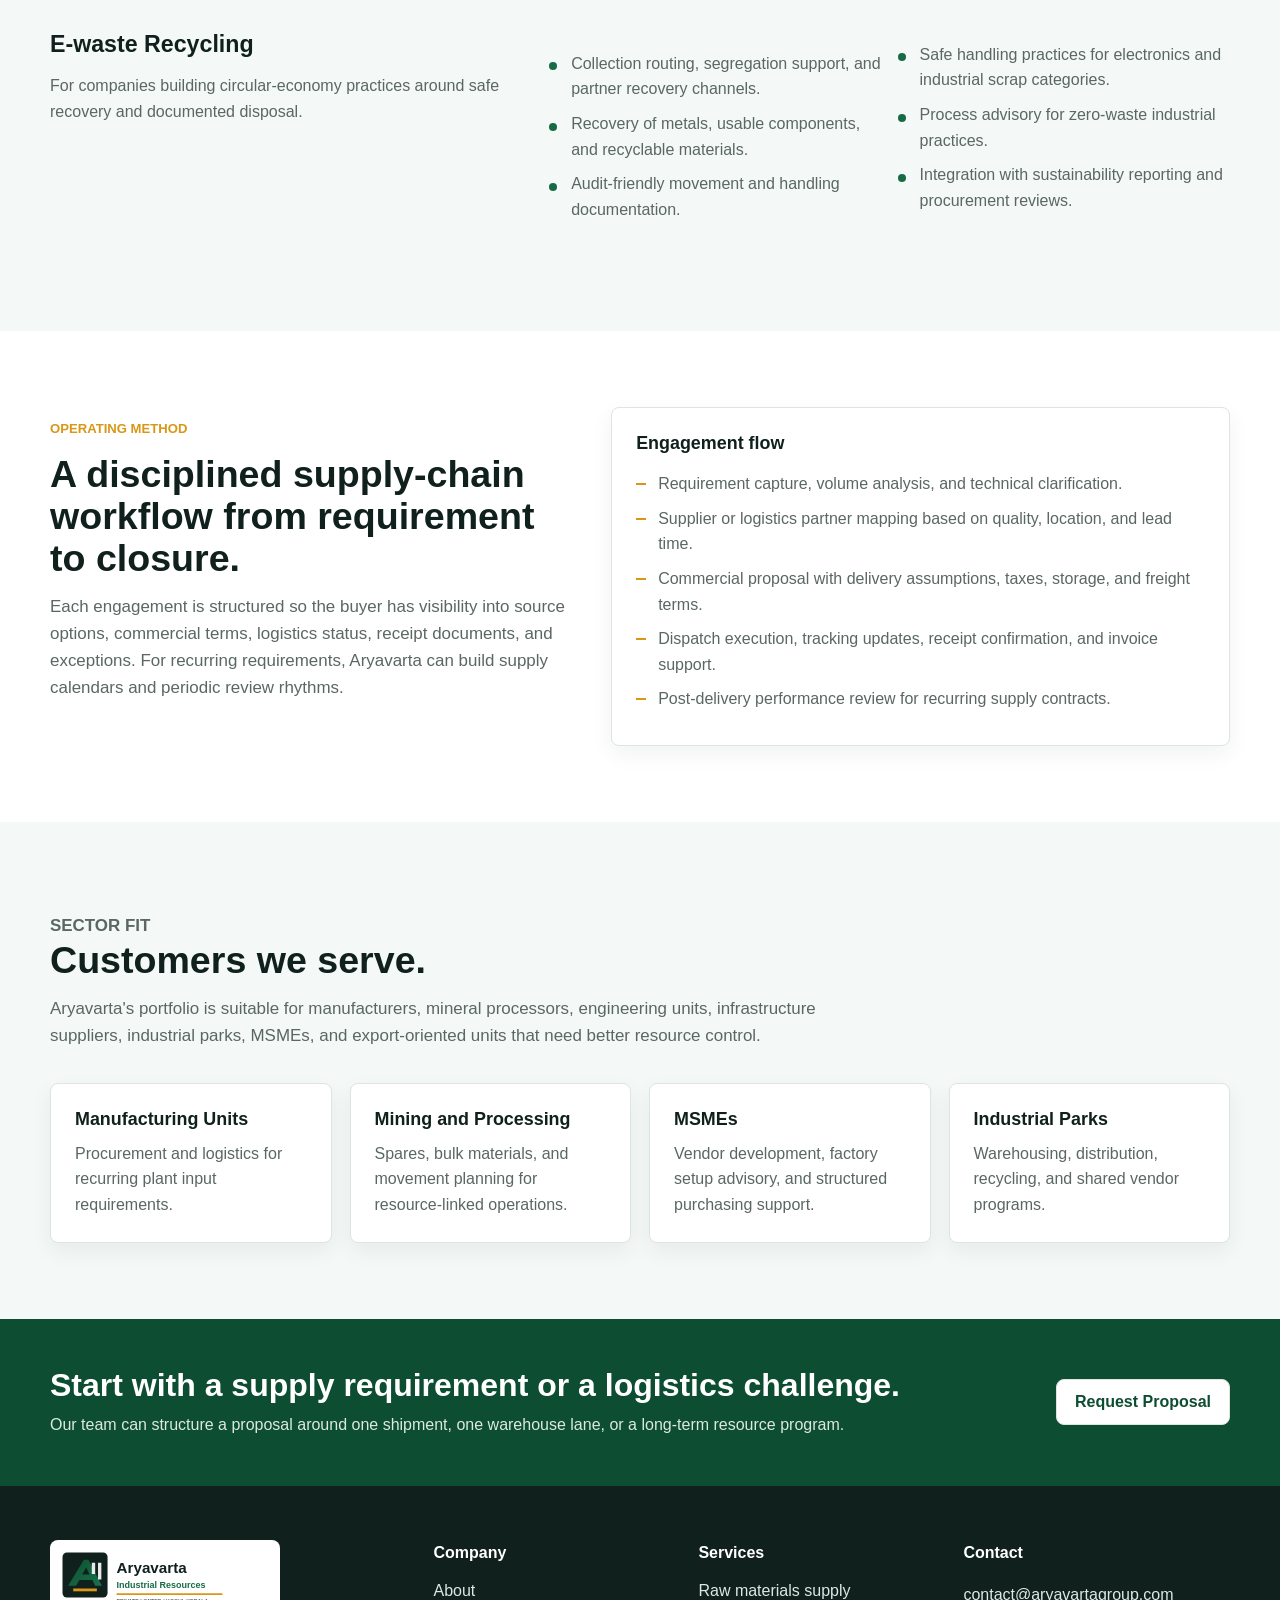
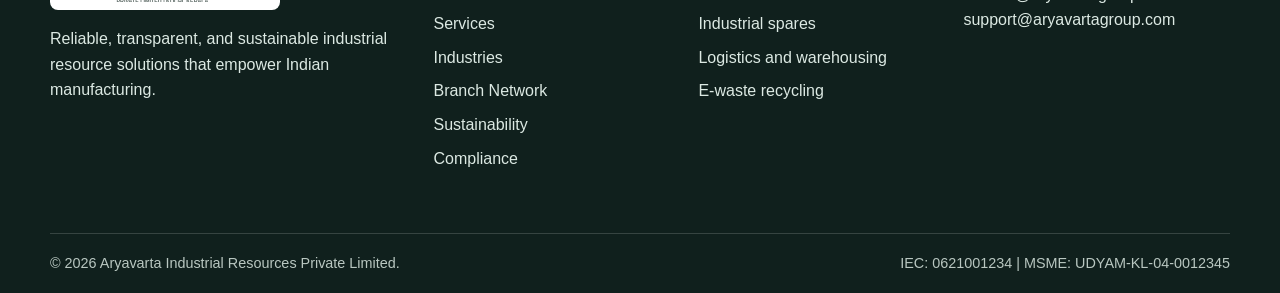
<file: services.html>
<!doctype html>
<html lang="en">
<head>
  <meta charset="utf-8">
  <meta name="viewport" content="width=device-width, initial-scale=1">
  <title>Services | Aryavarta Industrial Resources</title>
  <meta name="description" content="Raw materials supply, industrial spares, logistics, warehousing, e-waste recycling, and consultancy services by Aryavarta Industrial Resources.">
  <link rel="icon" href="assets/images/favicon.svg" type="image/svg+xml">
  <link rel="stylesheet" href="assets/css/styles.css">
</head>
<body>
  <a class="skip-link" href="#main">Skip to content</a>
  <header class="site-header">
    <div class="top-strip"><div class="wrap"><span>Industrial procurement | Logistics | Warehousing | Recycling</span><span></span></div></div>
    <nav class="navbar" aria-label="Primary navigation">
      <div class="wrap">
        <a class="brand" href="index.html"><img src="assets/images/logo.svg" alt="Aryavarta Industrial Resources Private Limited"></a>
        <button class="nav-toggle" type="button" aria-label="Open navigation" aria-expanded="false"><span aria-hidden="true"></span></button>
        <div class="primary-nav">
          <a href="index.html">Home</a><a href="about.html">About</a><a href="services.html">Services</a><a href="industries.html">Industries</a><a href="network.html">Network</a><a href="sustainability.html">Sustainability</a><a href="compliance.html">Compliance</a><a href="contact.html">Contact</a><a class="portal-link" href="employee-login.html">Employee Login</a>
        </div>
      </div>
    </nav>
  </header>

  <main id="main">
    <section class="page-hero">
      <div class="wrap">
        <p class="breadcrumbs">Home / Services</p>
        <h1>Supply, movement, storage, recovery, and advisory for industrial operations.</h1>
        <p>Aryavarta's service portfolio is designed around the real operating pressures of industrial buyers: material availability, freight certainty, documentation discipline, warehouse accountability, and sustainability performance.</p>
      </div>
    </section>

    <section class="section">
      <div class="wrap">
        <div class="media-grid" style="margin-bottom: 42px;">
          <figure class="image-card">
            <img src="assets/images/raw-materials-yard.png" alt="Raw materials yard and sampling station">
            <figcaption class="caption">Material sourcing is supported by sampling, dispatch planning, and partner coordination.</figcaption>
          </figure>
          <figure class="image-card">
            <img src="assets/images/warehouse-operations.png" alt="Warehouse storage of industrial spare parts">
            <figcaption class="caption">Spare-part storage and inventory discipline reduce plant downtime risk.</figcaption>
          </figure>
        </div>
        <div class="grid-3">
          <article class="service-card">
            <span class="service-meta">Procurement</span>
            <h3>Raw Materials Supply</h3>
            <p>Supply planning for iron ore, coal, limestone, bauxite, gypsum, and allied industrial raw materials.</p>
            <ul class="feature-list"><li>Supplier mapping and commercial comparison</li><li>Order scheduling and dispatch follow-up</li><li>Quality documentation and receipt reconciliation</li><li>Contract support for periodic supply programs</li></ul>
          </article>
          <article class="service-card">
            <span class="service-meta">Plant Support</span>
            <h3>Industrial Spares</h3>
            <p>Technical sourcing of parts and consumables that keep machinery, conveyors, crushers, and motors operating.</p>
            <ul class="feature-list"><li>Crusher parts and wear components</li><li>Conveyor belts, rollers, pulleys, and accessories</li><li>Bearings, motors, drives, and electrical spares</li><li>Emergency sourcing for plant breakdowns</li></ul>
          </article>
          <article class="service-card">
            <span class="service-meta">Freight</span>
            <h3>Logistics Solutions</h3>
            <p>Road, rail, and coastal freight coordination for raw materials, spares, and containerized movement.</p>
            <ul class="feature-list"><li>Route planning and transporter coordination</li><li>Real-time tracking discipline and exception alerts</li><li>Port liaison and coastal shipping support</li><li>Delivery confirmation and documentation closure</li></ul>
          </article>
          <article class="service-card">
            <span class="service-meta">3PL</span>
            <h3>Warehousing</h3>
            <p>Storage and distribution support across eight strategic locations, including bonded and non-bonded options.</p>
            <ul class="feature-list"><li>Inbound check, storage, and bin discipline</li><li>Dispatch planning and inventory visibility</li><li>Vendor-managed and customer-managed models</li><li>Industrial, port-linked, and regional storage support</li></ul>
          </article>
          <article class="service-card">
            <span class="service-meta">Circularity</span>
            <h3>E-waste Recycling</h3>
            <p>Eco-friendly recovery of metals and components for customers building responsible disposal practices.</p>
            <ul class="feature-list"><li>Collection routing and segregation support</li><li>Reusable component recovery</li><li>Metal reclamation coordination</li><li>Documentation support for audit trails</li></ul>
          </article>
          <article class="service-card">
            <span class="service-meta">Consultancy</span>
            <h3>Factory Setup Advisory</h3>
            <p>Practical advisory for MSMEs and industrial units setting up vendors, sourcing routines, and resource controls.</p>
            <ul class="feature-list"><li>Factory setup procurement planning</li><li>Vendor development and onboarding</li><li>Cost control dashboards and review cadences</li><li>Resource optimization and zero-waste practices</li></ul>
          </article>
        </div>
      </div>
    </section>

    <section class="section soft">
      <div class="wrap">
        <div class="section-header">
          <p class="eyebrow">Detailed service scopes</p>
          <h2>What each service can include.</h2>
          <p>These detailed scopes help customers understand exactly where Aryavarta can participate in a purchase, logistics lane, warehouse program, recycling mandate, or factory setup project.</p>
        </div>
        <div>
          <article class="service-detail">
            <div><h3>Raw Materials Supply</h3><p>For bulk buyers who need material availability, dispatch predictability, and supplier accountability.</p></div>
            <div><ul class="feature-list"><li>Iron ore, coal, limestone, bauxite, gypsum, and allied inputs.</li><li>Supplier qualification and price comparison support.</li><li>Dispatch calendar creation for recurring purchase cycles.</li><li>Sample documentation and receipt reconciliation.</li><li>Commercial coordination for domestic and import-linked sourcing.</li><li>Exception reporting for shortages, quality delays, and route disruption.</li></ul></div>
          </article>
          <article class="service-detail">
            <div><h3>Industrial Spares</h3><p>For maintenance teams that need technical parts without losing time in fragmented vendor searches.</p></div>
            <div><ul class="feature-list"><li>Crusher liners, jaw plates, screen media, and wear components.</li><li>Conveyor belts, rollers, bearings, motors, drives, and couplings.</li><li>Part cross-reference support for replacement planning.</li><li>Emergency procurement assistance for plant stoppages.</li><li>Vendor evaluation for warranty and reliability expectations.</li><li>Inventory stocking recommendations for critical spares.</li></ul></div>
          </article>
          <article class="service-detail">
            <div><h3>Logistics Solutions</h3><p>For industrial cargo where route choice, timing, and documentation matter as much as the truck rate.</p></div>
            <div><ul class="feature-list"><li>Road, rail, and coastal freight planning.</li><li>Truck placement, loading coordination, route monitoring, and escalation.</li><li>Port liaison support for coastal and container movement.</li><li>Real-time tracking discipline and exception updates.</li><li>Freight documentation support for dispatch and receipt closure.</li><li>Transport partner evaluation and lane-level review.</li></ul></div>
          </article>
          <article class="service-detail">
            <div><h3>Warehousing and 3PL</h3><p>For customers who need multi-location storage, stock visibility, and dispatch accountability.</p></div>
            <div><ul class="feature-list"><li>Eight strategic locations with bonded and non-bonded storage options.</li><li>Inbound inspection, stock entry, binning, storage, and dispatch planning.</li><li>Industrial spare parts, consumables, and material staging.</li><li>Inventory review routines and ageing visibility.</li><li>Vendor-managed or client-managed stock models.</li><li>Regional distribution support from port and consumption clusters.</li></ul></div>
          </article>
          <article class="service-detail">
            <div><h3>E-waste Recycling</h3><p>For companies building circular-economy practices around safe recovery and documented disposal.</p></div>
            <div><ul class="feature-list"><li>Collection routing, segregation support, and partner recovery channels.</li><li>Recovery of metals, usable components, and recyclable materials.</li><li>Audit-friendly movement and handling documentation.</li><li>Safe handling practices for electronics and industrial scrap categories.</li><li>Process advisory for zero-waste industrial practices.</li><li>Integration with sustainability reporting and procurement reviews.</li></ul></div>
          </article>
        </div>
      </div>
    </section>

    <section class="section">
      <div class="wrap split-panel">
        <div>
          <p class="eyebrow">Operating method</p>
          <div class="section-header">
            <h2>A disciplined supply-chain workflow from requirement to closure.</h2>
            <p>Each engagement is structured so the buyer has visibility into source options, commercial terms, logistics status, receipt documents, and exceptions. For recurring requirements, Aryavarta can build supply calendars and periodic review rhythms.</p>
          </div>
        </div>
        <div class="card">
          <h3>Engagement flow</h3>
          <ul class="plain-list">
            <li>Requirement capture, volume analysis, and technical clarification.</li>
            <li>Supplier or logistics partner mapping based on quality, location, and lead time.</li>
            <li>Commercial proposal with delivery assumptions, taxes, storage, and freight terms.</li>
            <li>Dispatch execution, tracking updates, receipt confirmation, and invoice support.</li>
            <li>Post-delivery performance review for recurring supply contracts.</li>
          </ul>
        </div>
      </div>
    </section>

    <section class="section soft">
      <div class="wrap">
        <div class="section-header">
          <p class="eyebrow">Sector fit</p>
          <h2>Customers we serve.</h2>
          <p>Aryavarta's portfolio is suitable for manufacturers, mineral processors, engineering units, infrastructure suppliers, industrial parks, MSMEs, and export-oriented units that need better resource control.</p>
        </div>
        <div class="grid-4">
          <div class="card"><h3>Manufacturing Units</h3><p>Procurement and logistics for recurring plant input requirements.</p></div>
          <div class="card"><h3>Mining and Processing</h3><p>Spares, bulk materials, and movement planning for resource-linked operations.</p></div>
          <div class="card"><h3>MSMEs</h3><p>Vendor development, factory setup advisory, and structured purchasing support.</p></div>
          <div class="card"><h3>Industrial Parks</h3><p>Warehousing, distribution, recycling, and shared vendor programs.</p></div>
        </div>
      </div>
    </section>

    <section class="cta-band">
      <div class="wrap">
        <div><h2>Start with a supply requirement or a logistics challenge.</h2><p>Our team can structure a proposal around one shipment, one warehouse lane, or a long-term resource program.</p></div>
        <a class="button light" href="contact.html">Request Proposal</a>
      </div>
    </section>
  </main>

  <footer class="site-footer">
    <div class="wrap footer-main">
      <div><img class="footer-logo" src="assets/images/logo.svg" alt="Aryavarta Industrial Resources"><p>Reliable, transparent, and sustainable industrial resource solutions that empower Indian manufacturing.</p></div>
      <div><h3>Company</h3><ul><li><a href="about.html">About</a></li><li><a href="services.html">Services</a></li><li><a href="industries.html">Industries</a></li><li><a href="network.html">Branch Network</a></li><li><a href="sustainability.html">Sustainability</a></li><li><a href="compliance.html">Compliance</a></li></ul></div>
      <div><h3>Services</h3><ul><li>Raw materials supply</li><li>Industrial spares</li><li>Logistics and warehousing</li><li>E-waste recycling</li></ul></div>
      <div><h3>Contact</h3><p>contact@aryavartagroup.com<br>support@aryavartagroup.com<br></p></div>
    </div>
    <div class="wrap footer-bottom"><span>&copy; 2026 Aryavarta Industrial Resources Private Limited.</span><span>IEC: 0621001234 | MSME: UDYAM-KL-04-0012345</span></div>
  </footer>
  <script src="assets/js/main.js"></script>
</body>
</html>
</file>
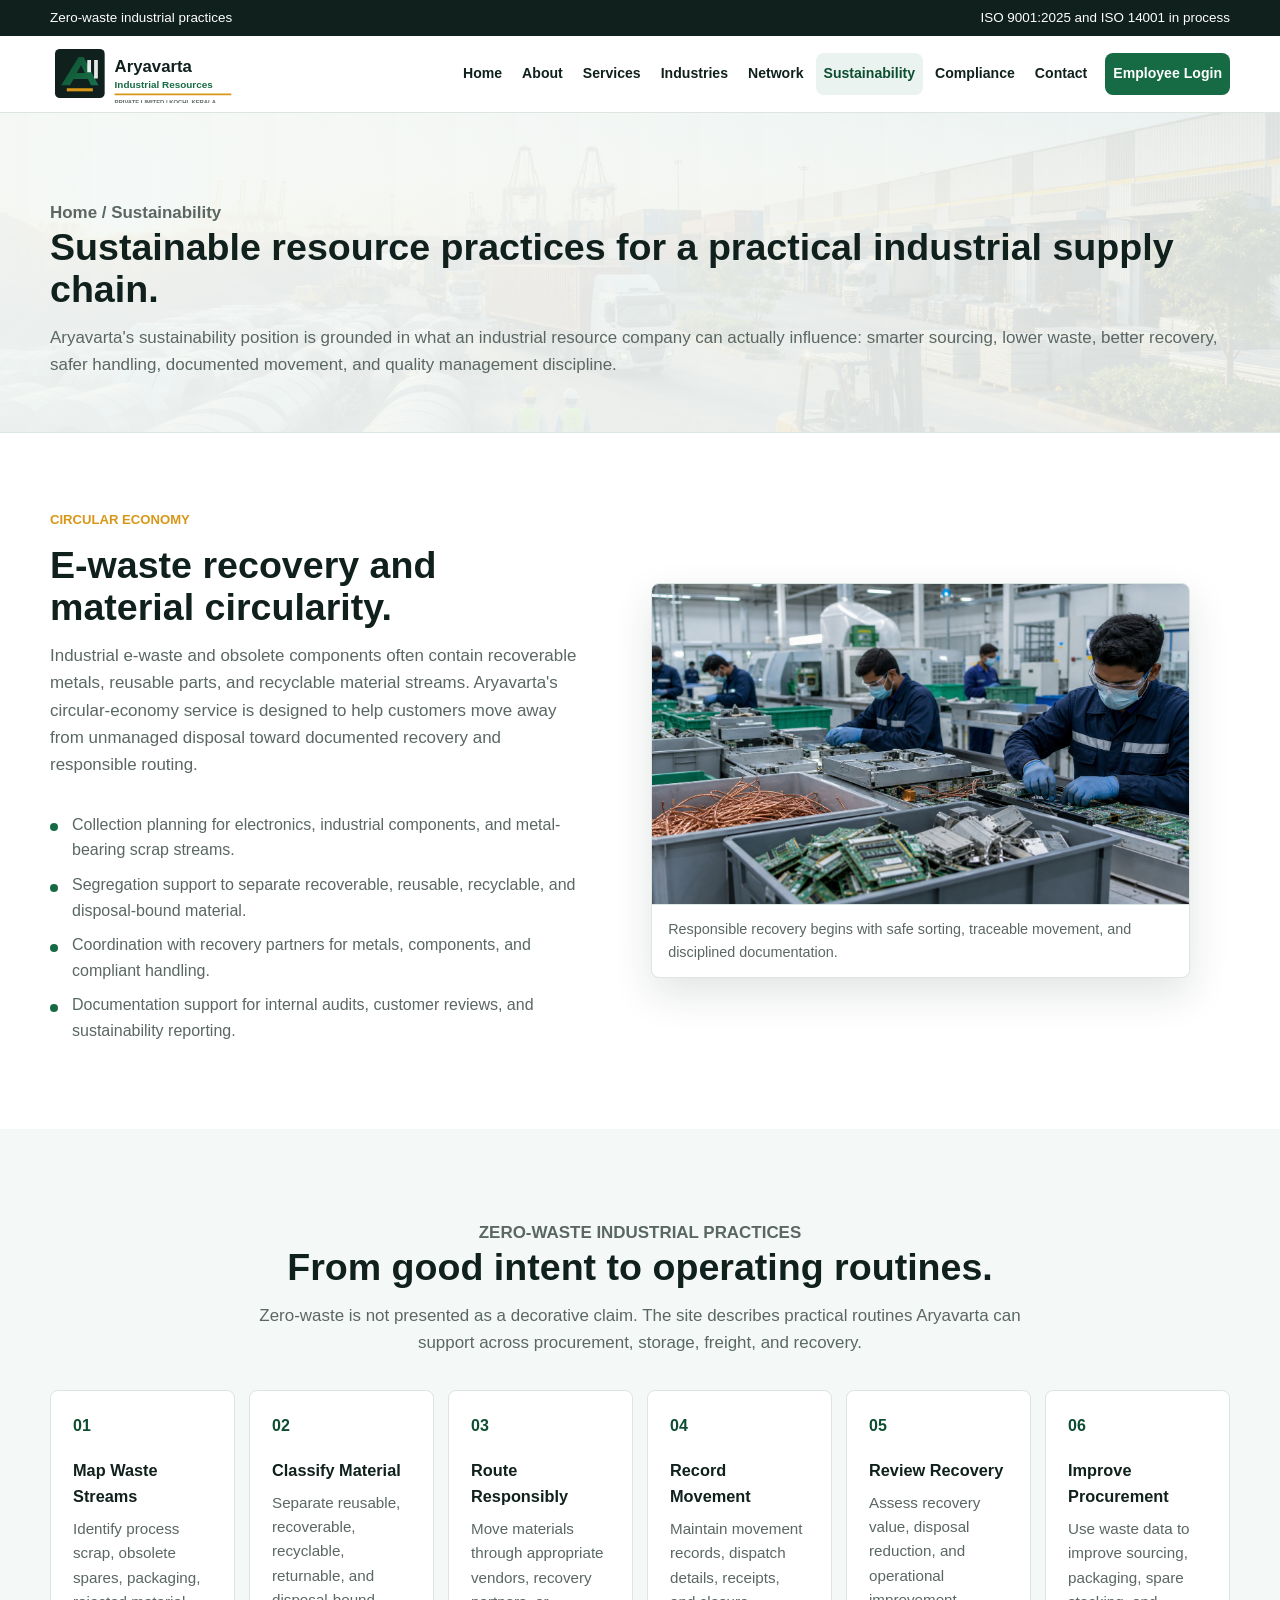
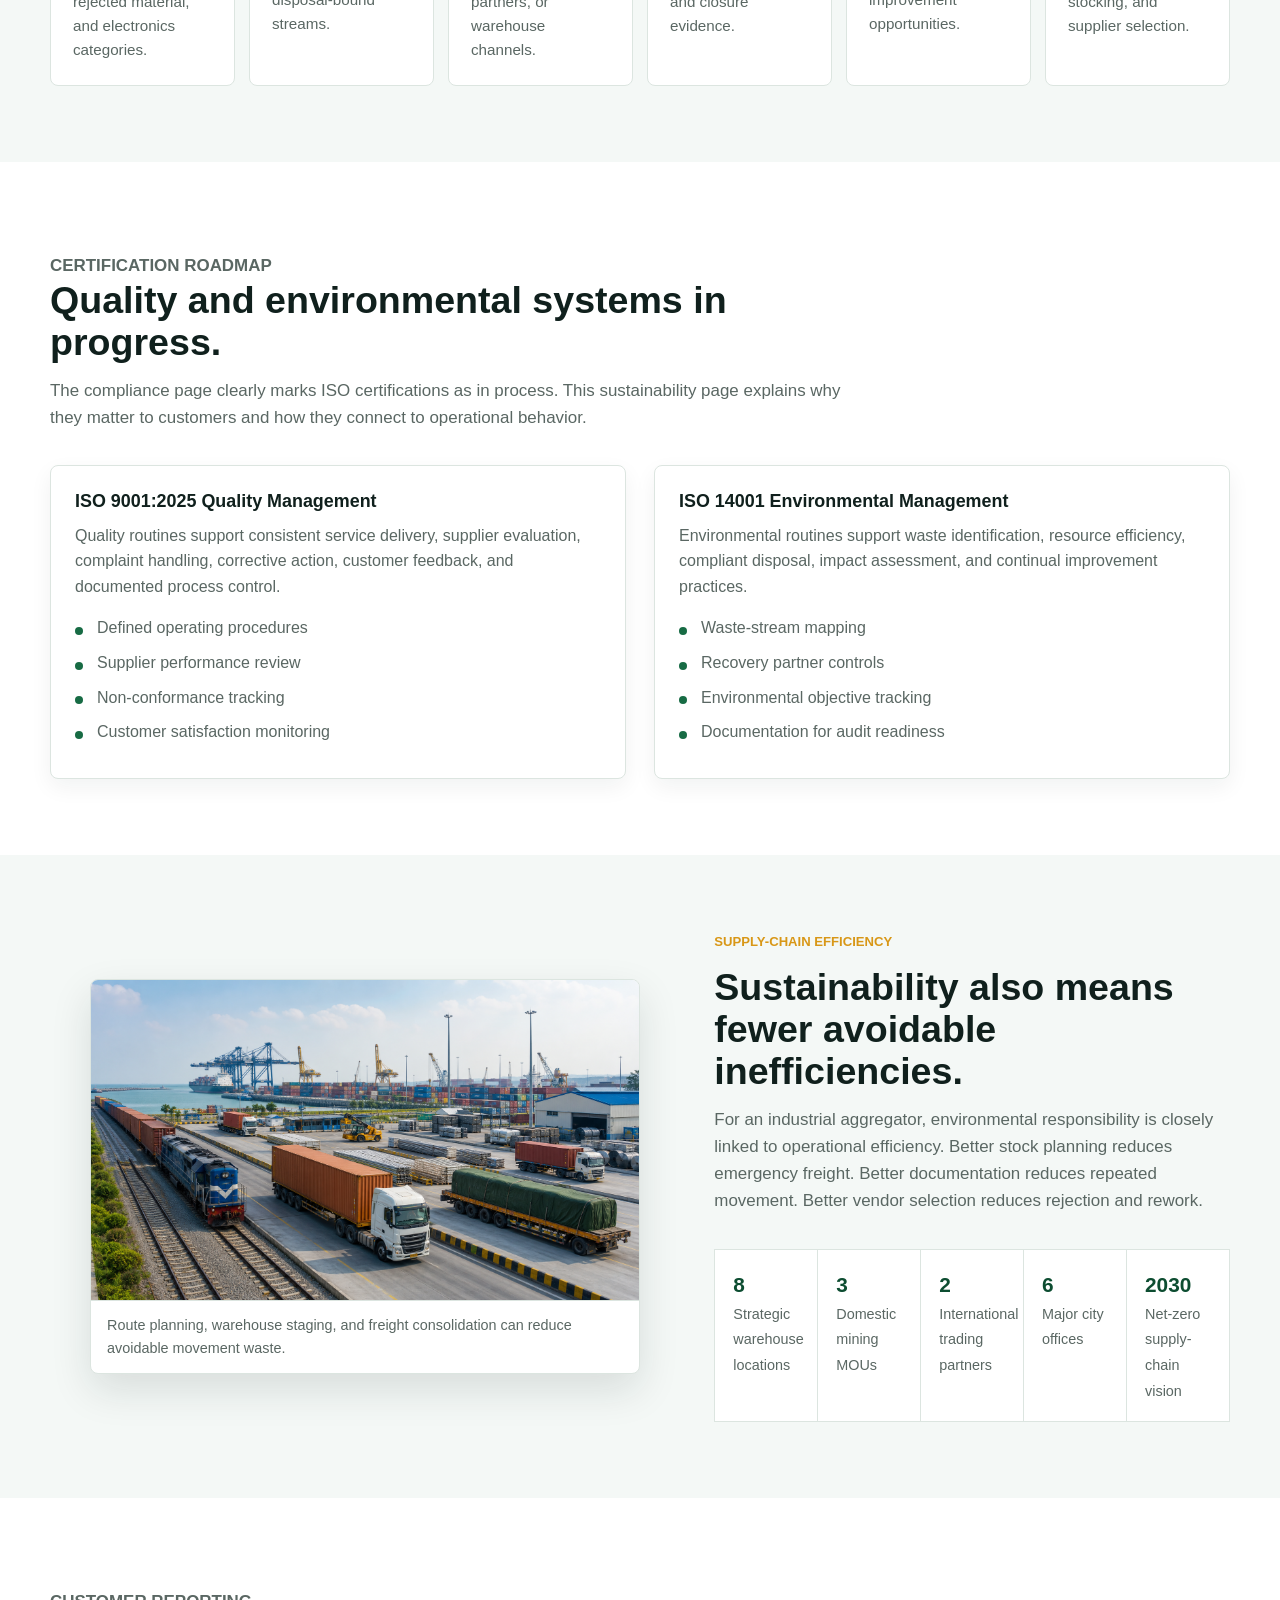
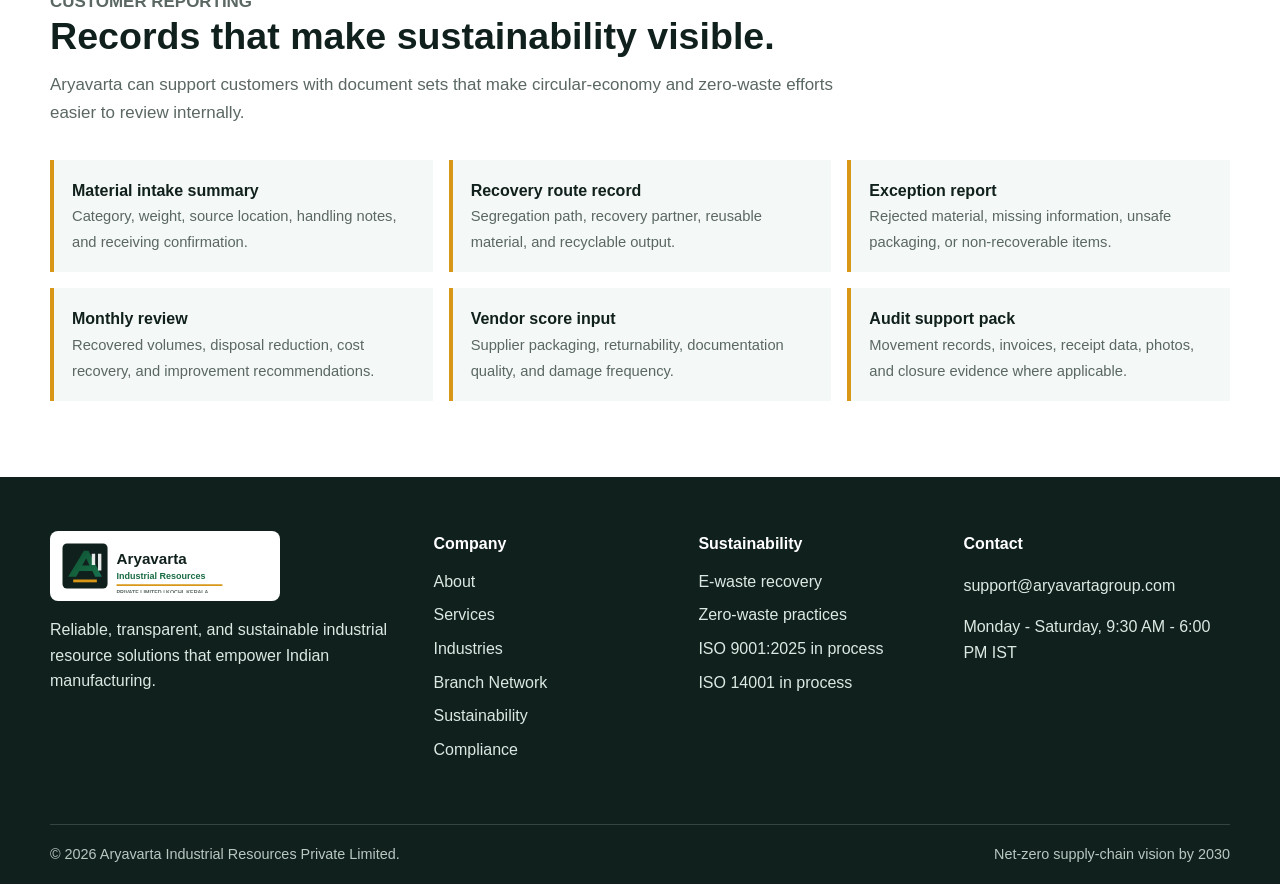
<file: sustainability.html>
<!doctype html>
<html lang="en">
<head>
  <meta charset="utf-8">
  <meta name="viewport" content="width=device-width, initial-scale=1">
  <title>Sustainability | Aryavarta Industrial Resources</title>
  <meta name="description" content="Aryavarta Industrial Resources sustainability, zero-waste, e-waste recovery, ISO roadmap, and responsible supply-chain practices.">
  <link rel="icon" href="assets/images/favicon.svg" type="image/svg+xml">
  <link rel="stylesheet" href="assets/css/styles.css">
</head>
<body>
  <a class="skip-link" href="#main">Skip to content</a>
  <header class="site-header">
    <div class="top-strip"><div class="wrap"><span>Zero-waste industrial practices</span><span>ISO 9001:2025 and ISO 14001 in process</span></div></div>
    <nav class="navbar" aria-label="Primary navigation">
      <div class="wrap">
        <a class="brand" href="index.html"><img src="assets/images/logo.svg" alt="Aryavarta Industrial Resources Private Limited"></a>
        <button class="nav-toggle" type="button" aria-label="Open navigation" aria-expanded="false"><span aria-hidden="true"></span></button>
        <div class="primary-nav">
          <a href="index.html">Home</a><a href="about.html">About</a><a href="services.html">Services</a><a href="industries.html">Industries</a><a href="network.html">Network</a><a href="sustainability.html">Sustainability</a><a href="compliance.html">Compliance</a><a href="contact.html">Contact</a><a class="portal-link" href="employee-login.html">Employee Login</a>
        </div>
      </div>
    </nav>
  </header>

  <main id="main">
    <section class="page-hero">
      <div class="wrap">
        <p class="breadcrumbs">Home / Sustainability</p>
        <h1>Sustainable resource practices for a practical industrial supply chain.</h1>
        <p>Aryavarta's sustainability position is grounded in what an industrial resource company can actually influence: smarter sourcing, lower waste, better recovery, safer handling, documented movement, and quality management discipline.</p>
      </div>
    </section>

    <section class="section">
      <div class="wrap split-panel">
        <div>
          <p class="eyebrow">Circular economy</p>
          <div class="section-header">
            <h2>E-waste recovery and material circularity.</h2>
            <p>Industrial e-waste and obsolete components often contain recoverable metals, reusable parts, and recyclable material streams. Aryavarta's circular-economy service is designed to help customers move away from unmanaged disposal toward documented recovery and responsible routing.</p>
          </div>
          <ul class="feature-list">
            <li>Collection planning for electronics, industrial components, and metal-bearing scrap streams.</li>
            <li>Segregation support to separate recoverable, reusable, recyclable, and disposal-bound material.</li>
            <li>Coordination with recovery partners for metals, components, and compliant handling.</li>
            <li>Documentation support for internal audits, customer reviews, and sustainability reporting.</li>
          </ul>
        </div>
        <figure class="image-card">
          <img src="assets/images/ewaste-recovery-facility.png" alt="Clean e-waste recovery and metal reclamation facility">
          <figcaption class="caption">Responsible recovery begins with safe sorting, traceable movement, and disciplined documentation.</figcaption>
        </figure>
      </div>
    </section>

    <section class="section soft">
      <div class="wrap">
        <div class="section-header center">
          <p class="eyebrow">Zero-waste industrial practices</p>
          <h2>From good intent to operating routines.</h2>
          <p>Zero-waste is not presented as a decorative claim. The site describes practical routines Aryavarta can support across procurement, storage, freight, and recovery.</p>
        </div>
        <div class="process-grid">
          <div class="process-step"><h3>Map Waste Streams</h3><p>Identify process scrap, obsolete spares, packaging, rejected material, and electronics categories.</p></div>
          <div class="process-step"><h3>Classify Material</h3><p>Separate reusable, recoverable, recyclable, returnable, and disposal-bound streams.</p></div>
          <div class="process-step"><h3>Route Responsibly</h3><p>Move materials through appropriate vendors, recovery partners, or warehouse channels.</p></div>
          <div class="process-step"><h3>Record Movement</h3><p>Maintain movement records, dispatch details, receipts, and closure evidence.</p></div>
          <div class="process-step"><h3>Review Recovery</h3><p>Assess recovery value, disposal reduction, and operational improvement opportunities.</p></div>
          <div class="process-step"><h3>Improve Procurement</h3><p>Use waste data to improve sourcing, packaging, spare stocking, and supplier selection.</p></div>
        </div>
      </div>
    </section>

    <section class="section">
      <div class="wrap">
        <div class="section-header">
          <p class="eyebrow">Certification roadmap</p>
          <h2>Quality and environmental systems in progress.</h2>
          <p>The compliance page clearly marks ISO certifications as in process. This sustainability page explains why they matter to customers and how they connect to operational behavior.</p>
        </div>
        <div class="grid-2">
          <div class="card">
            <h3>ISO 9001:2025 Quality Management</h3>
            <p>Quality routines support consistent service delivery, supplier evaluation, complaint handling, corrective action, customer feedback, and documented process control.</p>
            <ul class="feature-list"><li>Defined operating procedures</li><li>Supplier performance review</li><li>Non-conformance tracking</li><li>Customer satisfaction monitoring</li></ul>
          </div>
          <div class="card">
            <h3>ISO 14001 Environmental Management</h3>
            <p>Environmental routines support waste identification, resource efficiency, compliant disposal, impact assessment, and continual improvement practices.</p>
            <ul class="feature-list"><li>Waste-stream mapping</li><li>Recovery partner controls</li><li>Environmental objective tracking</li><li>Documentation for audit readiness</li></ul>
          </div>
        </div>
      </div>
    </section>

    <section class="section soft">
      <div class="wrap split-panel reverse">
        <figure class="image-card">
          <img src="assets/images/coastal-freight-network.png" alt="Integrated logistics network supporting resource efficiency">
          <figcaption class="caption">Route planning, warehouse staging, and freight consolidation can reduce avoidable movement waste.</figcaption>
        </figure>
        <div>
          <p class="eyebrow">Supply-chain efficiency</p>
          <div class="section-header">
            <h2>Sustainability also means fewer avoidable inefficiencies.</h2>
            <p>For an industrial aggregator, environmental responsibility is closely linked to operational efficiency. Better stock planning reduces emergency freight. Better documentation reduces repeated movement. Better vendor selection reduces rejection and rework.</p>
          </div>
          <div class="kpi-strip">
            <div><strong>8</strong><span>Strategic warehouse locations</span></div>
            <div><strong>3</strong><span>Domestic mining MOUs</span></div>
            <div><strong>2</strong><span>International trading partners</span></div>
            <div><strong>6</strong><span>Major city offices</span></div>
            <div><strong>2030</strong><span>Net-zero supply-chain vision</span></div>
          </div>
        </div>
      </div>
    </section>

    <section class="section">
      <div class="wrap">
        <div class="section-header">
          <p class="eyebrow">Customer reporting</p>
          <h2>Records that make sustainability visible.</h2>
          <p>Aryavarta can support customers with document sets that make circular-economy and zero-waste efforts easier to review internally.</p>
        </div>
        <div class="document-grid">
          <div class="document-item"><strong>Material intake summary</strong><span>Category, weight, source location, handling notes, and receiving confirmation.</span></div>
          <div class="document-item"><strong>Recovery route record</strong><span>Segregation path, recovery partner, reusable material, and recyclable output.</span></div>
          <div class="document-item"><strong>Exception report</strong><span>Rejected material, missing information, unsafe packaging, or non-recoverable items.</span></div>
          <div class="document-item"><strong>Monthly review</strong><span>Recovered volumes, disposal reduction, cost recovery, and improvement recommendations.</span></div>
          <div class="document-item"><strong>Vendor score input</strong><span>Supplier packaging, returnability, documentation quality, and damage frequency.</span></div>
          <div class="document-item"><strong>Audit support pack</strong><span>Movement records, invoices, receipt data, photos, and closure evidence where applicable.</span></div>
        </div>
      </div>
    </section>
  </main>

  <footer class="site-footer">
    <div class="wrap footer-main">
      <div><img class="footer-logo" src="assets/images/logo.svg" alt="Aryavarta Industrial Resources"><p>Reliable, transparent, and sustainable industrial resource solutions that empower Indian manufacturing.</p></div>
      <div><h3>Company</h3><ul><li><a href="about.html">About</a></li><li><a href="services.html">Services</a></li><li><a href="industries.html">Industries</a></li><li><a href="network.html">Branch Network</a></li><li><a href="sustainability.html">Sustainability</a></li><li><a href="compliance.html">Compliance</a></li></ul></div>
      <div><h3>Sustainability</h3><ul><li>E-waste recovery</li><li>Zero-waste practices</li><li>ISO 9001:2025 in process</li><li>ISO 14001 in process</li></ul></div>
      <div><h3>Contact</h3><p>support@aryavartagroup.com<br></p><p>Monday - Saturday, 9:30 AM - 6:00 PM IST</p></div>
    </div>
    <div class="wrap footer-bottom"><span>&copy; 2026 Aryavarta Industrial Resources Private Limited.</span><span>Net-zero supply-chain vision by 2030</span></div>
  </footer>
  <script src="assets/js/main.js"></script>
</body>
</html>
</file>
<file: assets/css/styles.css>
:root {
  --ink: #10201d;
  --text: #1d2b27;
  --muted: #5a6763;
  --line: #dce5e0;
  --soft: #f4f8f6;
  --white: #ffffff;
  --green: #176b44;
  --green-dark: #0d4d31;
  --teal: #157b8a;
  --gold: #d89717;
  --copper: #b75d35;
  --danger: #9e3330;
  --shadow: 0 16px 40px rgba(16, 32, 29, 0.12);
  --radius: 8px;
  --page: 1180px;
}

* {
  box-sizing: border-box;
}

html {
  scroll-behavior: smooth;
}

body {
  margin: 0;
  color: var(--text);
  background: var(--white);
  font-family: Arial, Helvetica, sans-serif;
  line-height: 1.6;
}

img {
  display: block;
  max-width: 100%;
}

a {
  color: inherit;
}

button,
input,
textarea,
select {
  font: inherit;
}

.wrap {
  width: min(var(--page), calc(100% - 40px));
  margin: 0 auto;
}

.site-header {
  position: sticky;
  top: 0;
  z-index: 40;
  background: rgba(255, 255, 255, 0.96);
  border-bottom: 1px solid var(--line);
  backdrop-filter: blur(12px);
}

.top-strip {
  background: var(--ink);
  color: var(--white);
  font-size: 0.84rem;
}

.top-strip .wrap {
  display: flex;
  justify-content: space-between;
  gap: 18px;
  padding: 7px 0;
}

.navbar .wrap {
  position: relative;
  display: flex;
  align-items: center;
  justify-content: space-between;
  gap: 20px;
  min-height: 76px;
}

.brand {
  display: inline-flex;
  align-items: center;
  gap: 12px;
  text-decoration: none;
  color: var(--ink);
  min-width: 238px;
}

.brand img {
  width: 236px;
  height: auto;
}

.primary-nav {
  display: flex;
  align-items: center;
  justify-content: flex-end;
  gap: 4px;
}

.primary-nav a {
  display: inline-flex;
  min-height: 42px;
  align-items: center;
  padding: 0 8px;
  border-radius: var(--radius);
  color: var(--ink);
  text-decoration: none;
  font-size: 0.88rem;
  font-weight: 700;
}

.primary-nav a:hover,
.primary-nav a:focus-visible,
.primary-nav a.active {
  color: var(--green-dark);
  background: #eaf3ef;
  outline: none;
}

.primary-nav .portal-link {
  margin-left: 6px;
  color: var(--white);
  background: var(--green);
}

.primary-nav .portal-link:hover,
.primary-nav .portal-link:focus-visible,
.primary-nav .portal-link.active {
  color: var(--white);
  background: var(--green-dark);
}

.nav-toggle {
  display: none;
  width: 44px;
  height: 44px;
  align-items: center;
  justify-content: center;
  border: 1px solid var(--line);
  border-radius: var(--radius);
  color: var(--ink);
  background: var(--white);
  cursor: pointer;
}

.nav-toggle span {
  display: block;
  width: 19px;
  height: 2px;
  background: currentColor;
  box-shadow: 0 6px 0 currentColor, 0 -6px 0 currentColor;
}

.hero {
  min-height: 650px;
  display: flex;
  align-items: center;
  color: var(--white);
  background-image:
    linear-gradient(90deg, rgba(16, 32, 29, 0.86), rgba(16, 32, 29, 0.45) 48%, rgba(16, 32, 29, 0.08)),
    url("../images/industrial-supply-chain-hero.png");
  background-position: center;
  background-size: cover;
}

.hero-copy {
  max-width: 820px;
  padding: 64px 0 70px;
}

.eyebrow {
  margin: 0 0 14px;
  color: var(--gold);
  font-size: 0.82rem;
  font-weight: 800;
  letter-spacing: 0;
  text-transform: uppercase;
}

.hero h1 {
  margin: 0;
  max-width: 780px;
  font-size: 4rem;
  line-height: 1.02;
  letter-spacing: 0;
}

.hero .lead {
  margin: 22px 0 0;
  max-width: 720px;
  color: #edf5f1;
  font-size: 1.22rem;
}

.hero-actions,
.action-row {
  display: flex;
  flex-wrap: wrap;
  align-items: center;
  gap: 12px;
  margin-top: 28px;
}

.button {
  display: inline-flex;
  min-height: 46px;
  align-items: center;
  justify-content: center;
  gap: 8px;
  padding: 0 18px;
  border: 1px solid transparent;
  border-radius: var(--radius);
  color: var(--white);
  background: var(--green);
  text-decoration: none;
  font-weight: 800;
  cursor: pointer;
}

.button:hover,
.button:focus-visible {
  background: var(--green-dark);
  outline: none;
}

.button.secondary {
  color: var(--white);
  border-color: rgba(255, 255, 255, 0.72);
  background: rgba(255, 255, 255, 0.08);
}

.button.secondary:hover,
.button.secondary:focus-visible {
  color: var(--ink);
  background: var(--white);
}

.button.light {
  color: var(--green-dark);
  border-color: var(--line);
  background: var(--white);
}

.button.light:hover,
.button.light:focus-visible {
  color: var(--white);
  background: var(--green-dark);
}

.stats-band {
  background: var(--ink);
  color: var(--white);
}

.stats-grid {
  display: grid;
  grid-template-columns: repeat(4, 1fr);
  gap: 1px;
  background: rgba(255, 255, 255, 0.14);
}

.stat {
  min-height: 118px;
  padding: 24px;
  background: var(--ink);
}

.stat strong {
  display: block;
  font-size: 2rem;
  line-height: 1;
  color: var(--gold);
}

.stat span {
  display: block;
  margin-top: 9px;
  color: #d7e4de;
  font-weight: 700;
}

.section {
  padding: 76px 0;
}

.section.soft {
  background: var(--soft);
}

.section.dark {
  color: var(--white);
  background: var(--ink);
}

.section-header {
  max-width: 820px;
  margin-bottom: 34px;
}

.section-header.center {
  margin-right: auto;
  margin-left: auto;
  text-align: center;
}

.section-header h2,
.page-hero h1 {
  margin: 0;
  color: var(--ink);
  font-size: 2.35rem;
  line-height: 1.12;
  letter-spacing: 0;
}

.section.dark .section-header h2,
.section.dark .section-header p,
.section.dark .eyebrow {
  color: var(--white);
}

.section-header p,
.page-hero p {
  margin: 14px 0 0;
  color: var(--muted);
  font-size: 1.06rem;
}

.section.dark p,
.section.dark li {
  color: #dce9e3;
}

.grid-2 {
  display: grid;
  grid-template-columns: minmax(0, 1fr) minmax(0, 1fr);
  gap: 28px;
}

.grid-3 {
  display: grid;
  grid-template-columns: repeat(3, minmax(0, 1fr));
  gap: 20px;
}

.grid-4 {
  display: grid;
  grid-template-columns: repeat(4, minmax(0, 1fr));
  gap: 18px;
}

.grid-5 {
  display: grid;
  grid-template-columns: repeat(5, minmax(0, 1fr));
  gap: 14px;
}

.card,
.office-card,
.service-card,
.sector-card,
.leader-card,
.contact-card,
.login-panel {
  border: 1px solid var(--line);
  border-radius: var(--radius);
  background: var(--white);
  box-shadow: 0 8px 22px rgba(16, 32, 29, 0.06);
}

.card,
.office-card,
.service-card,
.sector-card,
.contact-card {
  padding: 24px;
}

.card h3,
.office-card h3,
.service-card h3,
.leader-card h3,
.contact-card h3 {
  margin: 0 0 9px;
  color: var(--ink);
  font-size: 1.12rem;
  line-height: 1.3;
}

.card p,
.office-card p,
.service-card p,
.contact-card p {
  margin: 0;
  color: var(--muted);
}

.service-card {
  position: relative;
  overflow: hidden;
}

.sector-card {
  display: flex;
  min-height: 290px;
  flex-direction: column;
  justify-content: space-between;
}

.sector-card h3 {
  margin: 0 0 10px;
  color: var(--ink);
}

.sector-card p {
  margin: 0;
  color: var(--muted);
}

.service-card::before {
  content: "";
  position: absolute;
  inset: 0 0 auto;
  height: 4px;
  background: var(--gold);
}

.service-card:nth-child(2)::before,
.service-card:nth-child(5)::before {
  background: var(--teal);
}

.service-card:nth-child(3)::before,
.service-card:nth-child(6)::before {
  background: var(--copper);
}

.service-meta {
  display: inline-flex;
  margin-bottom: 14px;
  padding: 5px 9px;
  border-radius: 999px;
  color: var(--green-dark);
  background: #eaf3ef;
  font-size: 0.78rem;
  font-weight: 800;
}

.feature-list,
.check-list,
.plain-list {
  margin: 16px 0 0;
  padding: 0;
  list-style: none;
}

.feature-list li,
.check-list li,
.plain-list li {
  position: relative;
  margin: 9px 0;
  padding-left: 22px;
  color: var(--muted);
}

.feature-list li::before,
.check-list li::before {
  content: "";
  position: absolute;
  left: 0;
  top: 0.72em;
  width: 8px;
  height: 8px;
  border-radius: 50%;
  background: var(--green);
}

.plain-list li::before {
  content: "";
  position: absolute;
  left: 0;
  top: 0.74em;
  width: 10px;
  height: 2px;
  background: var(--gold);
}

.split-panel {
  display: grid;
  grid-template-columns: minmax(0, 0.92fr) minmax(0, 1.08fr);
  gap: 34px;
  align-items: center;
}

.split-panel.reverse {
  grid-template-columns: minmax(0, 1.1fr) minmax(0, 0.9fr);
}

.image-card {
  overflow: hidden;
  border: 1px solid var(--line);
  border-radius: var(--radius);
  background: var(--white);
  box-shadow: var(--shadow);
}

.image-card img {
  width: 100%;
  height: 100%;
  min-height: 320px;
  object-fit: cover;
}

.caption {
  margin: 0;
  padding: 13px 16px;
  color: var(--muted);
  border-top: 1px solid var(--line);
  font-size: 0.9rem;
}

.media-grid {
  display: grid;
  grid-template-columns: 1.1fr 0.9fr;
  gap: 20px;
  align-items: stretch;
}

.media-stack {
  display: grid;
  gap: 20px;
}

.media-stack .image-card img {
  min-height: 210px;
}

.process-grid {
  display: grid;
  grid-template-columns: repeat(6, minmax(0, 1fr));
  gap: 14px;
  counter-reset: step;
}

.process-step {
  position: relative;
  min-height: 210px;
  padding: 22px;
  border: 1px solid var(--line);
  border-radius: var(--radius);
  background: var(--white);
}

.process-step::before {
  counter-increment: step;
  content: "0" counter(step);
  display: inline-flex;
  margin-bottom: 18px;
  color: var(--green-dark);
  font-weight: 900;
}

.process-step h3 {
  margin: 0 0 8px;
  color: var(--ink);
  font-size: 1.02rem;
}

.process-step p {
  margin: 0;
  color: var(--muted);
  font-size: 0.95rem;
}

.document-grid {
  display: grid;
  grid-template-columns: repeat(3, minmax(0, 1fr));
  gap: 16px;
}

.document-item {
  padding: 18px;
  border-left: 4px solid var(--gold);
  background: var(--soft);
}

.document-item strong {
  display: block;
  color: var(--ink);
}

.document-item span {
  color: var(--muted);
  font-size: 0.92rem;
}

.kpi-strip {
  display: grid;
  grid-template-columns: repeat(5, minmax(0, 1fr));
  gap: 1px;
  margin-top: 28px;
  background: var(--line);
  border: 1px solid var(--line);
}

.kpi-strip div {
  padding: 18px;
  background: var(--white);
}

.kpi-strip strong {
  display: block;
  color: var(--green-dark);
  font-size: 1.3rem;
}

.kpi-strip span {
  color: var(--muted);
  font-size: 0.9rem;
}

.quote-panel {
  padding: 30px;
  border: 1px solid var(--line);
  border-radius: var(--radius);
  background: var(--white);
  box-shadow: var(--shadow);
}

.quote-panel blockquote {
  margin: 0;
  color: var(--ink);
  font-size: 1.35rem;
  line-height: 1.35;
  font-weight: 800;
}

.quote-panel p {
  margin: 16px 0 0;
  color: var(--muted);
}

.service-detail {
  display: grid;
  grid-template-columns: 0.82fr 1.18fr;
  gap: 26px;
  padding: 28px 0;
  border-bottom: 1px solid var(--line);
}

.service-detail:last-child {
  border-bottom: 0;
}

.service-detail h3 {
  margin: 0 0 10px;
  color: var(--ink);
  font-size: 1.45rem;
}

.service-detail p {
  margin: 0;
  color: var(--muted);
}

.service-detail .feature-list {
  columns: 2;
}

.mini-note {
  margin-top: 18px;
  padding: 16px;
  border-left: 4px solid var(--teal);
  background: #edf7f8;
  color: var(--text);
}

.highlight-panel {
  padding: 30px;
  border-left: 6px solid var(--gold);
  background: var(--ink);
  color: var(--white);
}

.highlight-panel h3 {
  margin: 0 0 12px;
  font-size: 1.55rem;
}

.highlight-panel p {
  margin: 0;
  color: #dce9e3;
}

.metric-list {
  display: grid;
  gap: 14px;
  margin: 22px 0 0;
}

.metric-item {
  display: flex;
  align-items: center;
  justify-content: space-between;
  gap: 20px;
  padding: 14px 0;
  border-bottom: 1px solid rgba(255, 255, 255, 0.18);
}

.metric-item span {
  color: #dce9e3;
}

.metric-item strong {
  color: var(--gold);
  font-size: 1.25rem;
}

.page-hero {
  padding: 72px 0 54px;
  border-bottom: 1px solid var(--line);
  background:
    linear-gradient(90deg, rgba(244, 248, 246, 0.96), rgba(244, 248, 246, 0.88)),
    url("../images/industrial-supply-chain-hero.png");
  background-position: center;
  background-size: cover;
}

.page-hero.deep {
  min-height: 420px;
  display: flex;
  align-items: end;
  color: var(--white);
  background-image:
    linear-gradient(90deg, rgba(16, 32, 29, 0.9), rgba(16, 32, 29, 0.56) 52%, rgba(16, 32, 29, 0.18)),
    url("../images/coastal-freight-network.png");
}

.page-hero.deep h1,
.page-hero.deep p,
.page-hero.deep .breadcrumbs {
  color: var(--white);
}

.breadcrumbs {
  margin: 0 0 12px;
  color: var(--green-dark);
  font-size: 0.88rem;
  font-weight: 800;
}

.leader-card {
  overflow: hidden;
}

.leader-top {
  display: flex;
  align-items: center;
  gap: 16px;
  padding: 20px;
  border-bottom: 1px solid var(--line);
}

.avatar {
  width: 58px;
  height: 58px;
  flex: 0 0 58px;
  display: grid;
  place-items: center;
  border-radius: 50%;
  color: var(--white);
  background: var(--green);
  font-weight: 900;
}

.leader-body {
  padding: 20px;
}

.leader-body p {
  margin: 0;
  color: var(--muted);
}

.definition-table,
.data-table {
  width: 100%;
  border-collapse: collapse;
  overflow: hidden;
  border: 1px solid var(--line);
  border-radius: var(--radius);
  background: var(--white);
}

.definition-table th,
.definition-table td,
.data-table th,
.data-table td {
  padding: 14px 16px;
  border-bottom: 1px solid var(--line);
  text-align: left;
  vertical-align: top;
}

.definition-table th,
.data-table th {
  width: 34%;
  color: var(--ink);
  background: #edf4f1;
}

.data-table thead th {
  width: auto;
  color: var(--white);
  background: var(--ink);
}

.definition-table tr:last-child th,
.definition-table tr:last-child td,
.data-table tr:last-child th,
.data-table tr:last-child td {
  border-bottom: 0;
}

.timeline {
  display: grid;
  gap: 18px;
  margin-top: 24px;
}

.timeline-item {
  display: grid;
  grid-template-columns: 130px 1fr;
  gap: 20px;
  padding: 20px 0;
  border-bottom: 1px solid var(--line);
}

.timeline-item time {
  color: var(--green-dark);
  font-weight: 900;
}

.timeline-item h3 {
  margin: 0 0 6px;
  color: var(--ink);
}

.timeline-item p {
  margin: 0;
  color: var(--muted);
}

.network-map {
  display: grid;
  grid-template-columns: repeat(6, 1fr);
  gap: 10px;
  margin-top: 28px;
}

.network-node {
  min-height: 112px;
  display: flex;
  flex-direction: column;
  justify-content: space-between;
  padding: 16px;
  border: 1px solid var(--line);
  border-radius: var(--radius);
  background: var(--white);
}

.network-node strong {
  color: var(--ink);
}

.network-node span {
  color: var(--muted);
  font-size: 0.88rem;
}

.network-node.hq {
  color: var(--white);
  border-color: var(--green-dark);
  background: var(--green-dark);
}

.network-node.hq strong,
.network-node.hq span {
  color: var(--white);
}

.contact-layout,
.login-layout {
  display: grid;
  grid-template-columns: minmax(0, 0.9fr) minmax(0, 1.1fr);
  gap: 28px;
  align-items: start;
}

.form {
  display: grid;
  gap: 16px;
}

.field {
  display: grid;
  gap: 7px;
}

.field label {
  color: var(--ink);
  font-weight: 800;
}

.field input,
.field textarea,
.field select {
  width: 100%;
  min-height: 46px;
  padding: 10px 12px;
  border: 1px solid #cbd8d2;
  border-radius: var(--radius);
  color: var(--text);
  background: var(--white);
}

.field textarea {
  min-height: 126px;
  resize: vertical;
}

.field input:focus,
.field textarea:focus,
.field select:focus {
  border-color: var(--teal);
  outline: 3px solid rgba(21, 123, 138, 0.16);
}

.form-note,
.form-status {
  margin: 0;
  color: var(--muted);
  font-size: 0.92rem;
}

.form-status.success {
  color: var(--green-dark);
  font-weight: 800;
}

.form-status.error {
  color: var(--danger);
  font-weight: 800;
}

.login-panel {
  padding: 28px;
}

.login-panel h2 {
  margin: 0 0 8px;
  color: var(--ink);
}

.credential-note {
  padding: 12px 14px;
  border: 1px solid #f0d796;
  border-radius: var(--radius);
  color: #60450b;
  background: #fff8e6;
  font-size: 0.92rem;
}

.portal-panel {
  display: none;
  padding: 28px;
  border: 1px solid var(--line);
  border-radius: var(--radius);
  background: var(--white);
  box-shadow: var(--shadow);
}

.portal-panel.active {
  display: block;
}

.portal-grid {
  display: grid;
  grid-template-columns: repeat(3, minmax(0, 1fr));
  gap: 16px;
  margin-top: 20px;
}

.portal-tile {
  padding: 18px;
  border: 1px solid var(--line);
  border-radius: var(--radius);
  background: var(--soft);
}

.portal-tile strong {
  display: block;
  color: var(--ink);
}

.portal-tile span {
  color: var(--muted);
  font-size: 0.9rem;
}

.office-directory {
  display: grid;
  gap: 14px;
}

.office-card small {
  display: block;
  margin-bottom: 9px;
  color: var(--green-dark);
  font-weight: 900;
}

.cta-band {
  padding: 48px 0;
  color: var(--white);
  background: var(--green-dark);
}

.cta-band .wrap {
  display: flex;
  align-items: center;
  justify-content: space-between;
  gap: 24px;
}

.cta-band h2 {
  margin: 0;
  font-size: 2rem;
  line-height: 1.15;
}

.cta-band p {
  margin: 9px 0 0;
  color: #dce9e3;
}

.site-footer {
  color: #dce9e3;
  background: var(--ink);
}

.footer-main {
  display: grid;
  grid-template-columns: 1.2fr 0.8fr 0.8fr 0.9fr;
  gap: 28px;
  padding: 54px 0;
}

.footer-main h3 {
  margin: 0 0 12px;
  color: var(--white);
  font-size: 1rem;
}

.footer-main p,
.footer-main li,
.footer-main a {
  color: #dce9e3;
  text-decoration: none;
}

.footer-main ul {
  margin: 0;
  padding: 0;
  list-style: none;
}

.footer-main li {
  margin: 8px 0;
}

.footer-logo {
  width: 230px;
  max-width: 100%;
  padding: 8px;
  border-radius: var(--radius);
  background: var(--white);
}

.footer-bottom {
  display: flex;
  justify-content: space-between;
  gap: 20px;
  padding: 18px 0;
  border-top: 1px solid rgba(255, 255, 255, 0.16);
  color: #b9c7c1;
  font-size: 0.9rem;
}

.skip-link {
  position: absolute;
  left: 16px;
  top: -80px;
  z-index: 80;
  padding: 10px 12px;
  color: var(--white);
  background: var(--green-dark);
  border-radius: var(--radius);
}

.skip-link:focus {
  top: 16px;
}

@media (max-width: 1020px) {
  .primary-nav {
    position: absolute;
    top: 76px;
    right: 0;
    left: 0;
    display: none;
    flex-direction: column;
    align-items: stretch;
    padding: 12px;
    border: 1px solid var(--line);
    border-radius: var(--radius);
    background: var(--white);
    box-shadow: var(--shadow);
  }

  .primary-nav.open {
    display: flex;
  }

  .primary-nav a,
  .primary-nav .portal-link {
    min-height: 46px;
    margin-left: 0;
    justify-content: flex-start;
  }

  .nav-toggle {
    display: inline-flex;
  }

  .grid-4,
  .grid-5,
  .stats-grid {
    grid-template-columns: repeat(2, 1fr);
  }

  .grid-3,
  .process-grid,
  .document-grid,
  .kpi-strip,
  .network-map,
  .footer-main,
  .portal-grid {
    grid-template-columns: repeat(2, minmax(0, 1fr));
  }

  .split-panel,
  .split-panel.reverse,
  .media-grid,
  .service-detail,
  .contact-layout,
  .login-layout {
    grid-template-columns: 1fr;
  }

  .hero {
    min-height: 590px;
  }

  .hero h1 {
    font-size: 3.1rem;
  }
}

@media (max-width: 720px) {
  .wrap {
    width: min(100% - 28px, var(--page));
  }

  .top-strip .wrap,
  .cta-band .wrap,
  .footer-bottom {
    flex-direction: column;
    align-items: flex-start;
  }

  .top-strip .wrap {
    gap: 4px;
  }

  .brand {
    min-width: auto;
  }

  .brand img {
    width: 198px;
  }

  .hero {
    min-height: 560px;
    background-position: center right;
  }

  .hero-copy {
    padding: 48px 0 58px;
  }

  .hero h1 {
    font-size: 2.45rem;
    line-height: 1.08;
  }

  .hero .lead {
    font-size: 1.04rem;
  }

  .section {
    padding: 56px 0;
  }

  .section-header h2,
  .page-hero h1,
  .cta-band h2 {
    font-size: 2rem;
  }

  .grid-2,
  .grid-3,
  .grid-4,
  .grid-5,
  .stats-grid,
  .process-grid,
  .document-grid,
  .kpi-strip,
  .network-map,
  .footer-main,
  .portal-grid {
    grid-template-columns: 1fr;
  }

  .timeline-item {
    grid-template-columns: 1fr;
    gap: 6px;
  }

  .definition-table th,
  .definition-table td,
  .data-table th,
  .data-table td {
    display: block;
    width: 100%;
  }

  .definition-table th,
  .data-table th {
    border-bottom: 0;
  }

  .service-detail .feature-list {
    columns: 1;
  }
}
</file>
